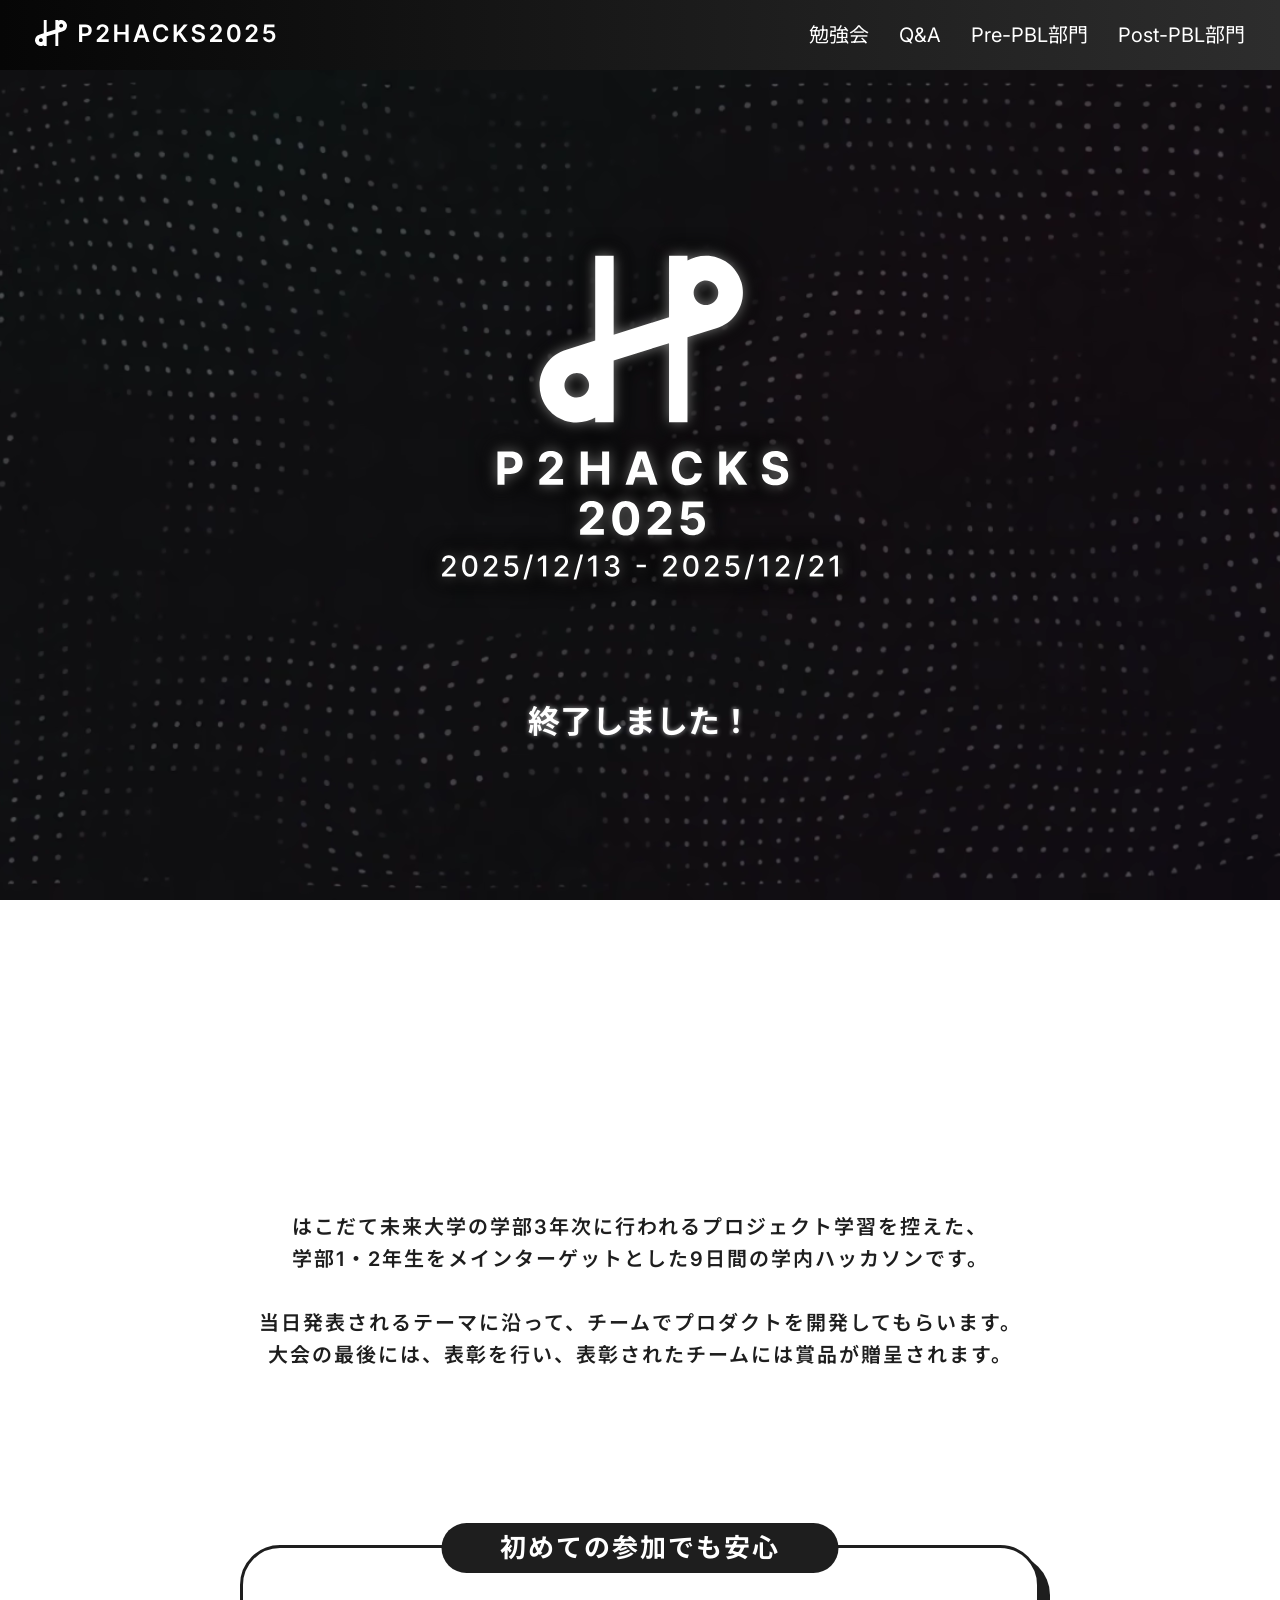
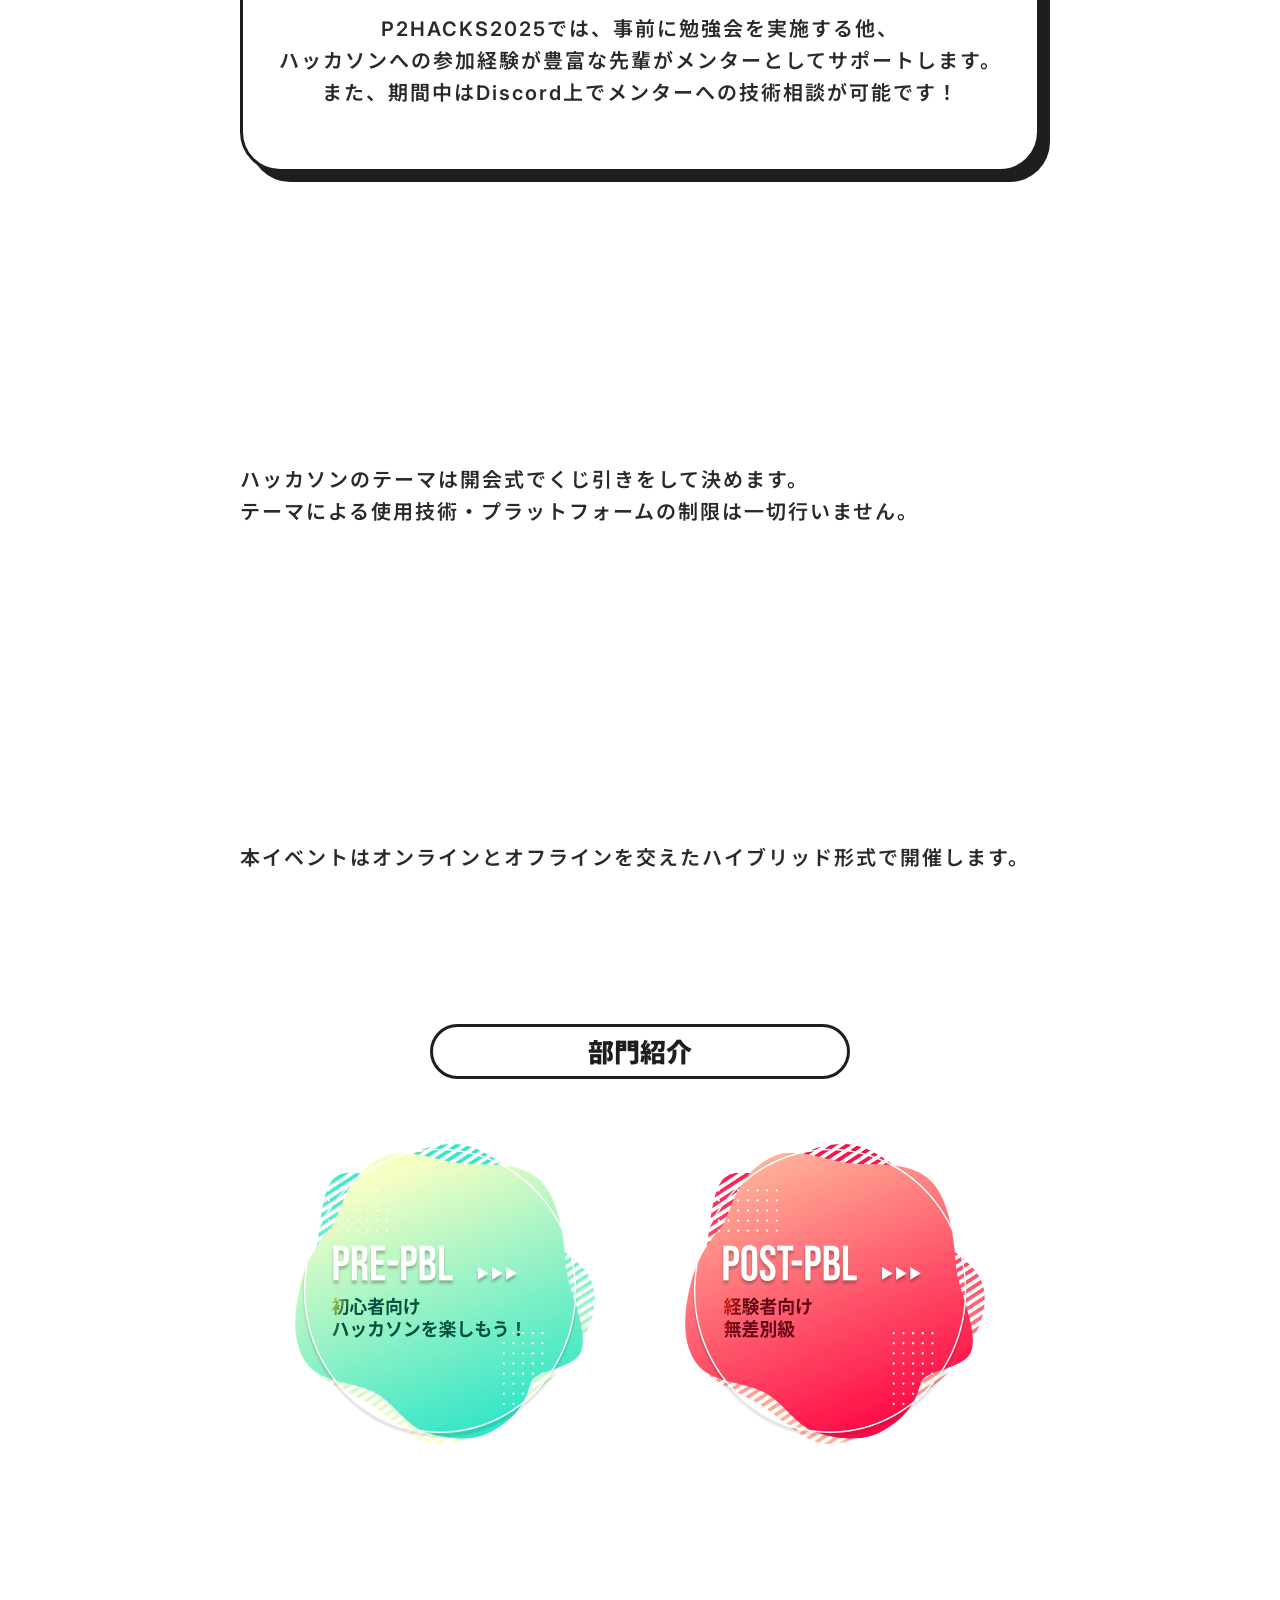
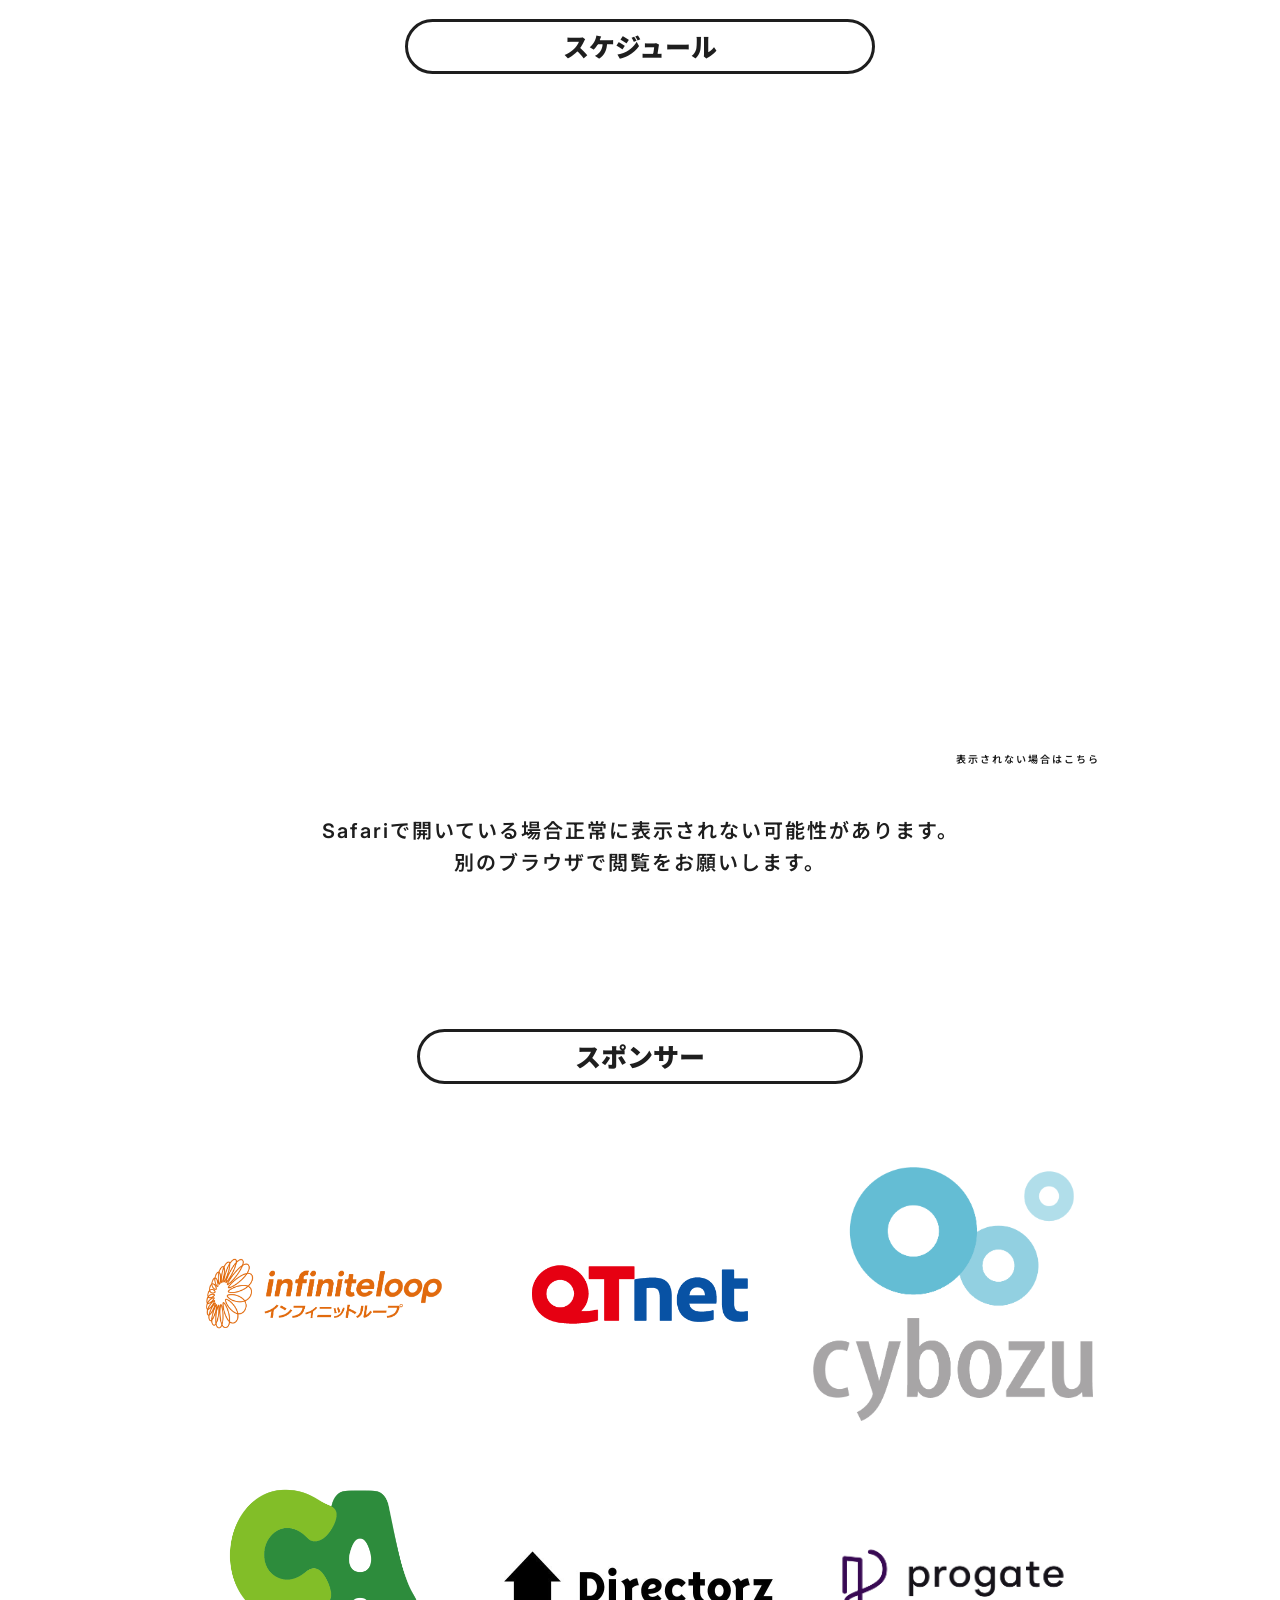
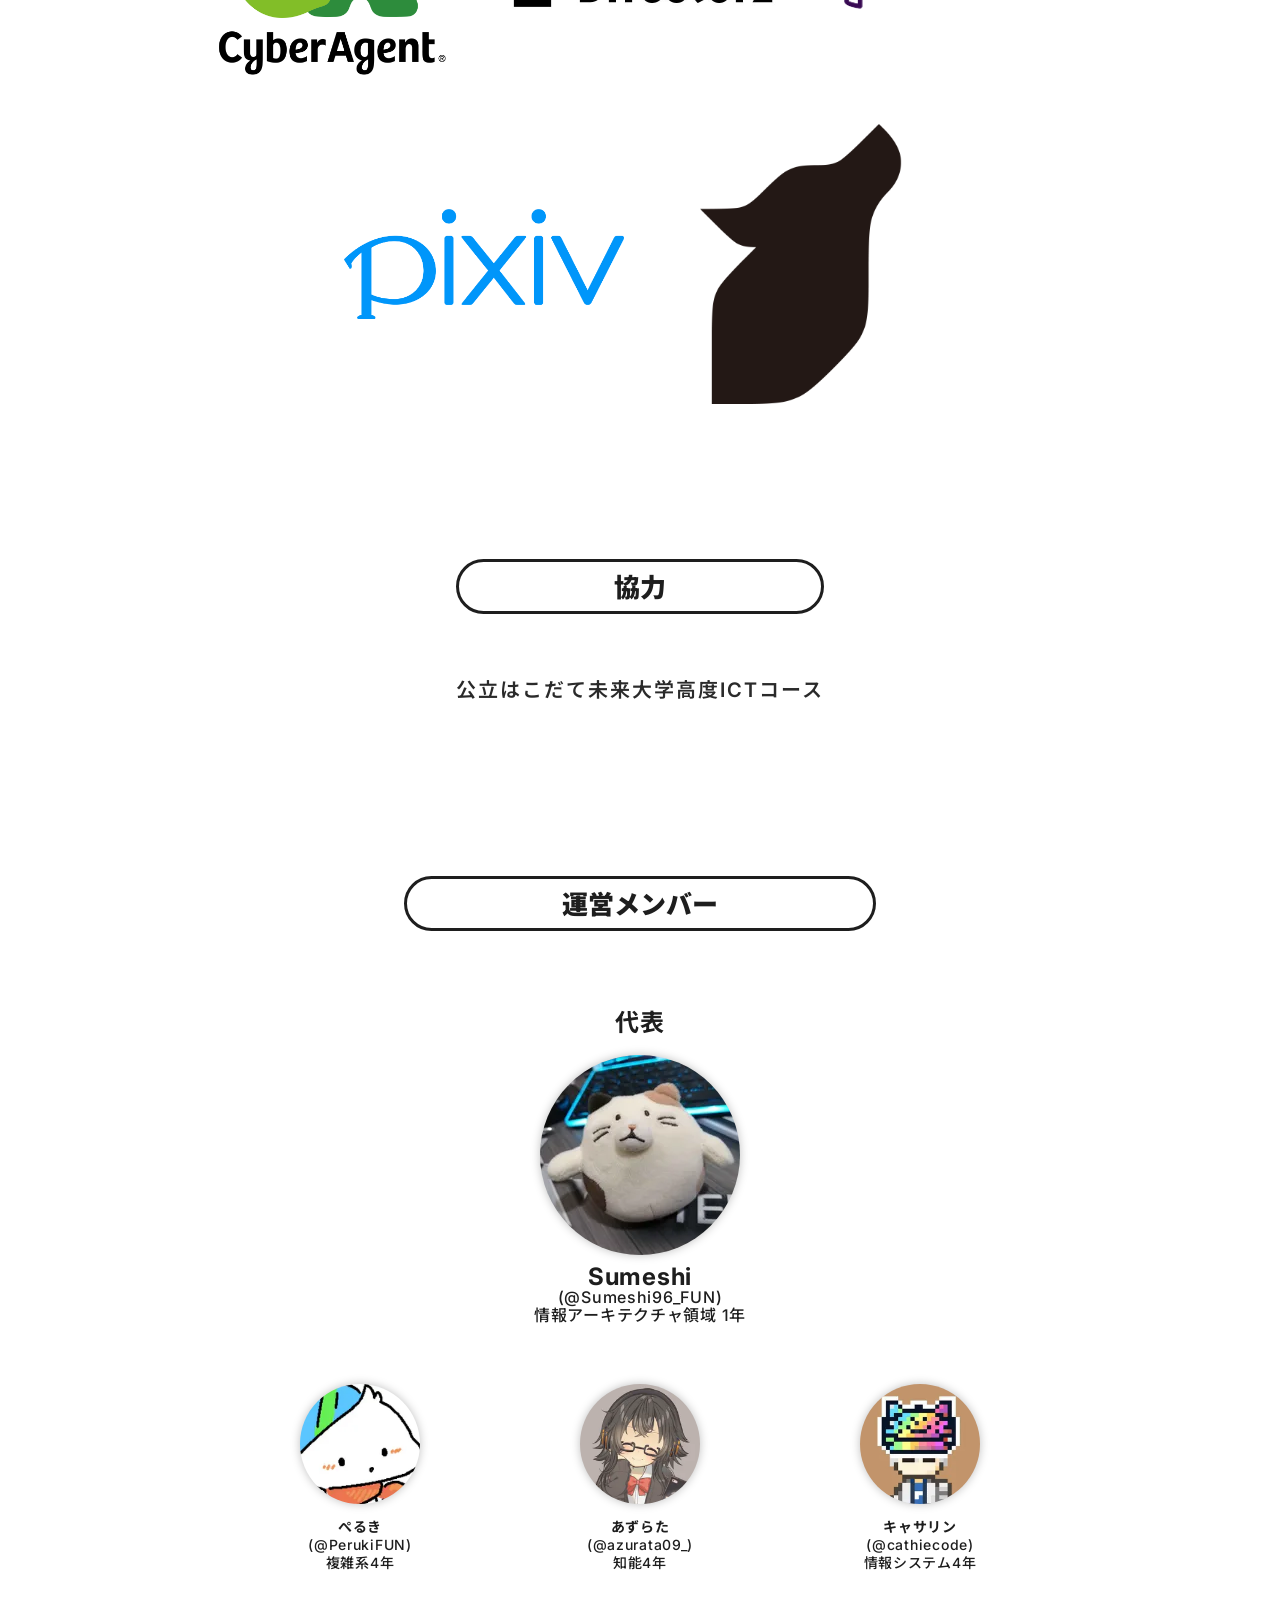
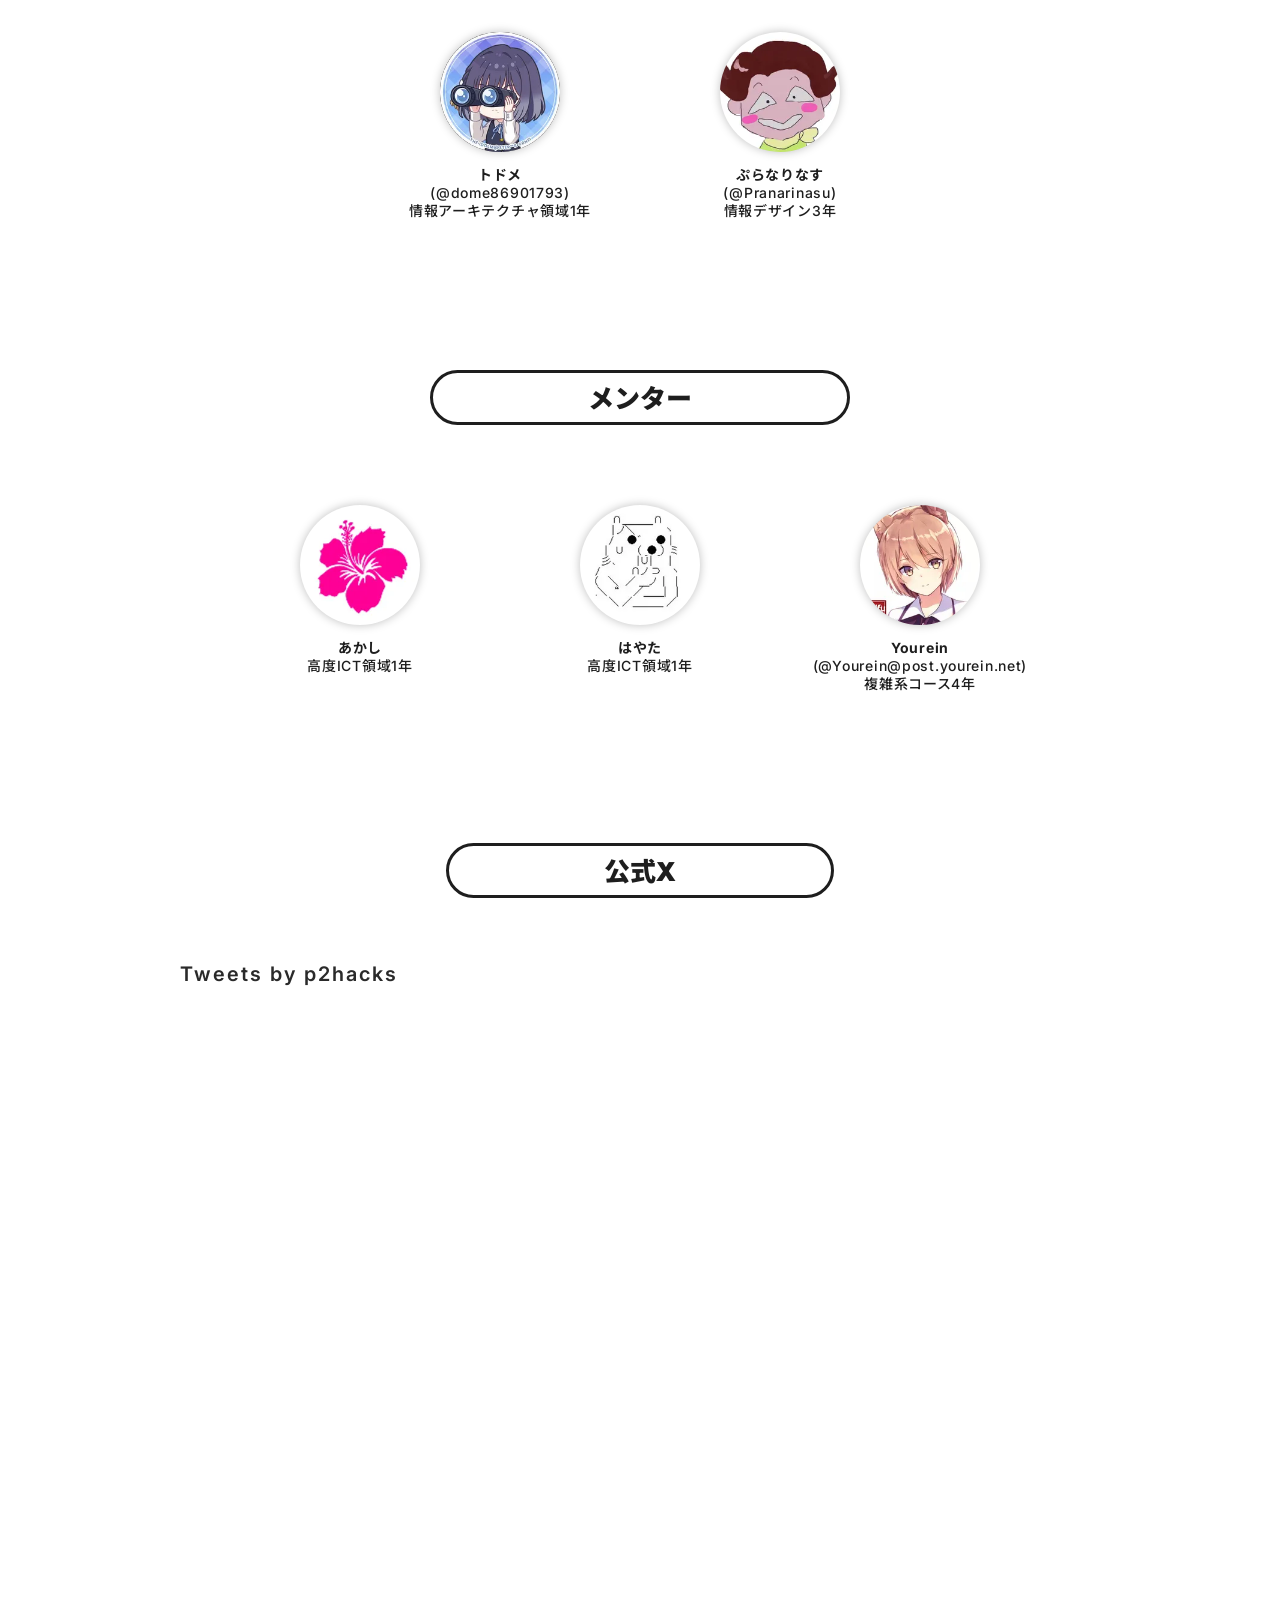
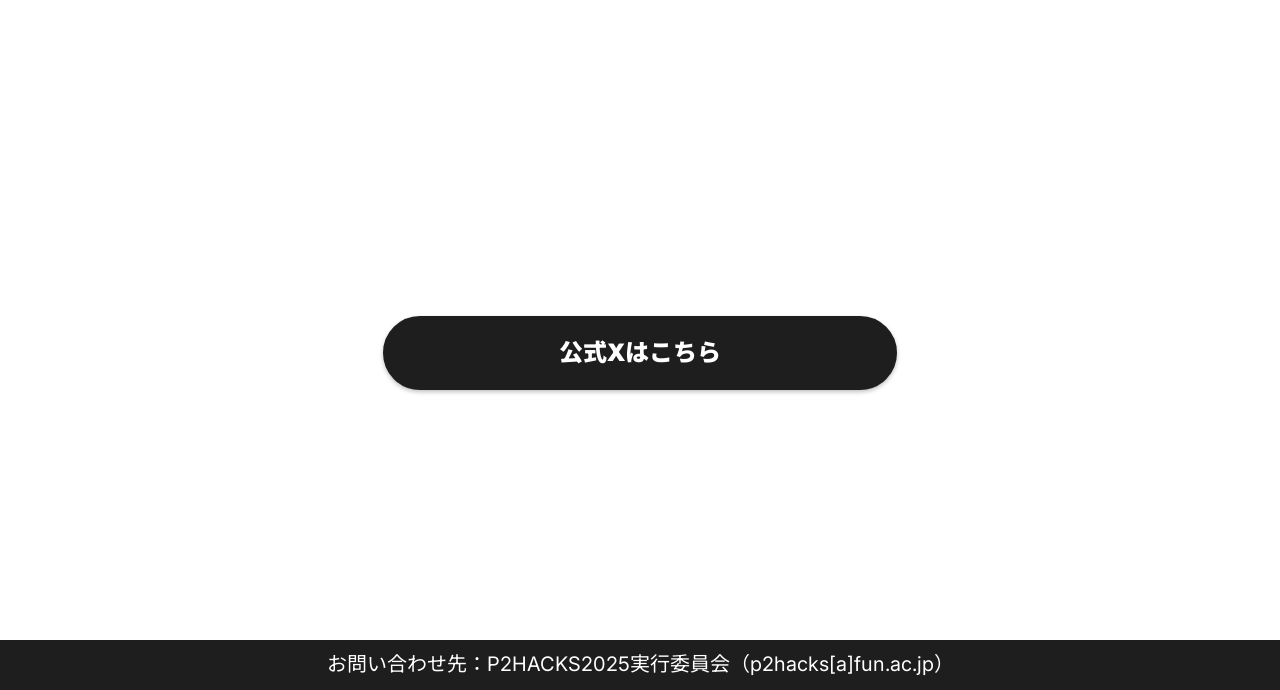
<file: index.html>
<!DOCTYPE html><html lang="ja"> <head><meta charset="UTF-8"><meta name="viewport" content="width=device-width, initial-scale=1.0"><title>P2HACKS2025</title><link rel="preconnect" href="https://fonts.googleapis.com"><link rel="preconnect" href="https://fonts.gstatic.com" crossorigin><link href="https://fonts.googleapis.com/css2?family=Inter:ital,opsz,wght@0,14..32,100..900;1,14..32,100..900&family=Noto+Sans+JP:wght@100..900&family=Noto+Sans:ital,wght@0,100..900;1,100..900&display=swap" rel="stylesheet"><link rel="icon" href="/favicon.ico"><meta property="og:title" content="P2HACKS"><meta property="og:site_name" content="P2HACKS"><meta property="og:url" content="https://p2hacks2025.github.io/"><meta property="og:image" content="https://p2hacks2025.github.io/ogp2025.png"><meta property="og:type" content="website"><meta property="og:title" content="P2HACKS"><meta property="og:site_name" content="P2HACKS"><meta property="og:url" content="https://p2hacks2025.github.io/"><meta property="og:image" content="https://p2hacks2025.github.io/ogp2025.png"><meta property="og:type" content="website"><meta name="twitter:card" content="summary_large_image"><!-- <ViewTransitions /> --><link rel="stylesheet" href="/astroassets/index.sSJugwMv.css">
<link rel="stylesheet" href="/astroassets/index.DZ_i_Jl5.css">
<style>.TrimLineFader[data-astro-cid-slod673q]{display:inline-block;position:relative}.TrimLineFader[data-astro-cid-slod673q].block{display:block}.inner[data-astro-cid-slod673q]{display:inline-block;visibility:hidden;transition:visibility step-end .25s;@media (prefers-reduced-motion: reduce){visibility:visible}}.TrimLineFader[data-astro-cid-slod673q].block .inner[data-astro-cid-slod673q]{display:block}.TrimLineFader[data-astro-cid-slod673q]:before{position:absolute;background-color:var(--color-text);inset:0;opacity:0;content:" "}.TrimLineFader[data-astro-cid-slod673q].is-visible .inner[data-astro-cid-slod673q]{visibility:visible}.TrimLineFader[data-astro-cid-slod673q].is-visible:before{animation:FadingCover ease-in-out .5s forwards;@media (prefers-reduced-motion: reduce){animation:none;opacity:0}}@keyframes FadingCover{0%{transform:scaleX(0);transform-origin:0 0;opacity:0}49%{transform:scaleX(1);transform-origin:0 0;opacity:1}50%{transform:scaleX(1);transform-origin:100% 100%;opacity:1}99%{transform:scaleX(0);transform-origin:100% 100%;opacity:0}to{transform:scaleX(0);transform-origin:100% 100%;opacity:0}}
.ArticleDescription[data-astro-cid-cta3o4h5]{text-align:center;font-weight:600;@media screen and (min-width: 590px){line-height:160%;letter-spacing:.1em}}.ArticleSection[data-astro-cid-worou3s5]{font-weight:600}.main[data-astro-cid-sxfw5txc]{font-size:3em;text-align:center;color:var(--color-text);font-weight:700;font-family:Inter}.sub[data-astro-cid-sxfw5txc]{color:var(--color-text);text-align:center;font-size:1em;font-weight:400;line-height:160%;letter-spacing:.5em}.WrappedBox[data-astro-cid-642ucxle]{padding-top:24px}.box[data-astro-cid-642ucxle]{position:relative;border-radius:40px;border:3px solid var(--color-text);background:#fff;box-shadow:10px 10px 0 0 var(--color-text);padding:40px 25px 35px;color:var(--color-text-alt);text-align:center;font-style:normal;font-weight:600;line-height:160%;letter-spacing:.1em;@media screen and (min-width: 1025px){padding:65px 20px 60px}}.title[data-astro-cid-642ucxle]{box-sizing:border-box;position:absolute;top:0;left:50%;transform:translate(-50%,-50%);border-radius:30px;background:var(--color-text);padding:0 25px;height:2.5rem;line-height:2.5rem;vertical-align:middle;word-break:keep-all;color:#fff;text-align:center;font-size:1.3em;font-weight:900;@media screen and (min-width: 1025px){padding:0 40px;min-width:50%}}
.SectionParagraph[data-astro-cid-y54r4ufh]{margin:30px 0 0;color:var(--color-text-alt);font-weight:600;line-height:160%;letter-spacing:.1em;padding:0;@media screen and (min-width: 590px){margin:60px 0 0}}.SectionTitle[data-astro-cid-azbpcp4f]{display:inline-block;color:var(--color-text);font-size:2em;font-style:normal;font-weight:900;line-height:1.3em;width:100%}.inner[data-astro-cid-azbpcp4f]{padding-left:.35em;border-left:var(--color-text) solid .35em}
</style><script type="module" src="/astroassets/hoisted.Dp8xkF1N.js"></script></head> <body> <!-- You found yet another hidden text by web administrator! --> <!-- Sorry for lacking of fancy ascii art. I don't want to waste your bandwidth too much ;) --> <header class="Header" data-astro-cid-3ef6ksr2> <a href="/" data-astro-cid-3ef6ksr2> <img src="/astroassets/logo-full.DDgFiR1X_Z2lFpDw.svg" class="logo" alt="P2HACKS2025" loading="eager" data-astro-cid-3ef6ksr2 width="242" height="36" decoding="async"> </a> <div style="flex: 1 1;" data-astro-cid-3ef6ksr2></div> <button class="sp-menu-button" data-astro-cid-3ef6ksr2> <img src="/astroassets/menu.6G0GigwO_1Tq0Xw.svg" alt="Open menu" loading="eager" role="button" data-astro-cid-3ef6ksr2 width="24" height="24" decoding="async"> </button> <div class="tbpc-menu" data-astro-cid-3ef6ksr2> <a href="/seminner" data-astro-cid-3ef6ksr2>勉強会</a> <a href="/qa" data-astro-cid-3ef6ksr2>Q&A</a> <a href="/pregroup" data-astro-cid-3ef6ksr2>Pre-PBL部門</a> <a href="/postgroup" data-astro-cid-3ef6ksr2>Post-PBL部門</a> </div> <div class="sp-menu" data-sp-menu data-astro-cid-3ef6ksr2> <nav class="sp-menu-nav" data-astro-cid-3ef6ksr2> <ul data-astro-cid-3ef6ksr2> <li data-astro-cid-3ef6ksr2><a href="/seminner" data-astro-cid-3ef6ksr2>勉強会</a></li> <li data-astro-cid-3ef6ksr2><a href="/qa" data-astro-cid-3ef6ksr2>Q&A</a></li> <li data-astro-cid-3ef6ksr2><a href="/pregroup" data-astro-cid-3ef6ksr2>Pre-PBL部門</a></li> <li data-astro-cid-3ef6ksr2><a href="/postgroup" data-astro-cid-3ef6ksr2>Post-PBL部門</a></li> </ul> </nav> </div> </header>   <div style="min-height: 100vh">              <style>
  #TopLevelLoaderPlaceHolder {
    display: none;
  }

  .TopLevelLoader-activated {
    display: block !important;
    position: fixed;
    top: 0;
    left: 0;
    right: 0;
    bottom: 0;
    z-index: 999;
    opacity: 1;
    background-color: #fff;
    touch-action: none;
    pointer-events: none;
    transition: opacity 0.3s;
  }

  #TopLevelLoaderPlaceHolder .TopLevelLoader__icon {
    visibility: hidden;
  }

  .TopLevelLoader-loading .TopLevelLoader__icon {
    /* TODO: Show logo */
    visibility: visible !important;
  }

  .TopLevelLoader-loaded {
    background-color: #fff;
    touch-action: none;
    pointer-events: none;
    opacity: 0;
  }

  .TopLevelLoader__icon {
    position: absolute;
    top: 50%;
    left: 50%;
    transform: translate(-50%, -50%);
    width: 100px;
    height: 100px;
  }
</style><div id="TopLevelLoaderPlaceHolder" aria-hidden="true"> <img class="TopLevelLoader__icon" src="/loader.gif" fetchpriority="high"> </div> <script>
  (async () => {
    const loaderDiv = document.getElementById("TopLevelLoaderPlaceHolder");
    const wait = (ms) => new Promise((resolve) => setTimeout(resolve, ms));

    let loaded = false;

    window.addEventListener("load", () => {
      loaded = true;
    });

    const waitLoad = () =>
      new Promise((resolve) => window.addEventListener("load", resolve));

    loaderDiv.classList.add("TopLevelLoader-activated");

    await wait(500);

    if (!loaded) {
      loaderDiv.classList.add("TopLevelLoader-loading");

      await Promise.race([wait(5000), waitLoad()]);
    }

    loaderDiv.classList.add("TopLevelLoader-loaded");

    await wait(3000);

    loaderDiv.remove();
  })();
</script> <div class="Hero" data-astro-cid-bbe6dxrz>  <video class="HeroBackground" autoplay playsinline loop muted preload="auto" poster="/hero-background-fallback.jpg" data-astro-cid-j7pv25f6> <!-- I'm very happy with the video quality of AV1. It weights only 473KB without any visual mess. That's fascinating! --> <source src="/hero-background-av1.webm" type="video/webm; codecs=&quot;av01.0.05M.08&quot;" data-astro-cid-j7pv25f6> <source src="/hero-background-vp9.webm" type="video/webm; codecs=&quot;vp09.00.31.08&quot;" data-astro-cid-j7pv25f6> <source src="/hero-background-h264.webm" type="video/mp4" data-astro-cid-j7pv25f6> </video> <div class="HeroBox" data-astro-cid-j7pv25f6> <h1 data-astro-cid-j7pv25f6> <img src="/astroassets/logo-hero.ChKYZu2S_Z1v4swz.svg" style="display: block;" loading="eager" alt="P2HACKS2025 2025/12/13 - 2025/12/21" data-astro-cid-j7pv25f6 width="588" height="477" decoding="async"> </h1> <div class="HeroStatus" data-astro-cid-j7pv25f6>終了しました！</div> </div>  </div>  <div class="Article" data-astro-cid-q7kxohas>  <div class="Container" data-astro-cid-d6puh33w> <div class="inner" data-astro-cid-d6puh33w>  <section data-astro-cid-j7pv25f6> <h2 data-astro-cid-j7pv25f6> <div class="ArticleTitle" data-astro-cid-sxfw5txc> <div class="main" data-astro-cid-sxfw5txc> <div class="TrimLineFader" data-fader data-astro-cid-slod673q> <div class="inner" data-astro-cid-slod673q>  
What is P2HACKS?
  </div> </div>   </div> <div class="sub" data-astro-cid-sxfw5txc> <div class="TrimLineFader" data-fader data-astro-cid-slod673q> <div class="inner" data-astro-cid-slod673q> P2HACKSってなに？ </div> </div>   </div> </div>  </h2> <div style="height: 3em;"></div> <p data-astro-cid-j7pv25f6> <div class="ArticleDescription" data-astro-cid-cta3o4h5> 
はこだて未来大学の学部3年次に行われるプロジェクト学習を控えた、<br class="PcBr" data-astro-cid-5ppyrame> 
学部1・2年生をメインターゲットとした9日間の学内ハッカソンです。
<br data-astro-cid-j7pv25f6><br data-astro-cid-j7pv25f6>
当日発表されるテーマに沿って、チームでプロダクトを開発してもらいます。<br class="PcBr" data-astro-cid-5ppyrame> 
大会の最後には、表彰を行い、表彰されたチームには賞品が贈呈されます。
 </div>  </p> </section> <div style="height: 7.5em;"></div> <section data-astro-cid-j7pv25f6> <div class="ArticleSection" data-astro-cid-worou3s5>  <div class="WrappedBox" data-astro-cid-642ucxle> <div class="box" data-astro-cid-642ucxle> <div class="title" data-astro-cid-642ucxle> <h2 data-astro-cid-j7pv25f6>初めての参加でも安心</h2> </div>   <p class="yoshina-text-align-center" data-astro-cid-j7pv25f6>
P2HACKS2025では、事前に勉強会を実施する他、<br class="PcBr" data-astro-cid-5ppyrame> 
ハッカソンへの参加経験が豊富な先輩がメンターとしてサポートします。<br class="PcBr" data-astro-cid-5ppyrame> 
また、期間中はDiscord上でメンターへの技術相談が可能です！
</p>  </div> </div>   </div>  </section> <div style="height: 9em;"></div> <section data-astro-cid-j7pv25f6> <div class="ArticleSection" data-astro-cid-worou3s5>  <h2 data-astro-cid-j7pv25f6> <div class="TrimLineFader" data-fader data-astro-cid-slod673q> <div class="inner" data-astro-cid-slod673q>  <div class="SectionTitle" data-astro-cid-azbpcp4f> <div class="inner" data-astro-cid-azbpcp4f> テーマは当日発表 </div> </div>  </div> </div>    </h2> <p data-astro-cid-j7pv25f6> <div class="SectionParagraph" data-astro-cid-y54r4ufh> 
ハッカソンのテーマは開会式でくじ引きをして決めます。<br data-astro-cid-j7pv25f6>
テーマによる使用技術・プラットフォームの制限は一切行いません。
 </div>  </p>  </div>  </section> <div style="height: 7.5em;"></div> <section data-astro-cid-j7pv25f6> <div class="ArticleSection" data-astro-cid-worou3s5>  <h2 data-astro-cid-j7pv25f6> <div class="TrimLineFader" data-fader data-astro-cid-slod673q> <div class="inner" data-astro-cid-slod673q>  <div class="SectionTitle" data-astro-cid-azbpcp4f> <div class="inner" data-astro-cid-azbpcp4f> 
はこだて未来大学にて<br data-astro-cid-j7pv25f6>ハイブリッド開催
 </div> </div>  </div> </div>    </h2> <p data-astro-cid-j7pv25f6> <div class="SectionParagraph" data-astro-cid-y54r4ufh> 
本イベントはオンラインとオフラインを交えたハイブリッド形式で開催します。
 </div>  </p>  </div>  </section>  </div> </div>  <div style="height: 7.5em;"></div> <div class="Container" data-astro-cid-d6puh33w> <div class="inner is-large" data-astro-cid-d6puh33w>  <section data-astro-cid-j7pv25f6> <div class="ArticleSection" data-astro-cid-worou3s5>  <h2 data-astro-cid-j7pv25f6> <div class="WrappedHeadding" data-astro-cid-npi7spkl> <div class="inner" data-astro-cid-npi7spkl> 部門紹介 </div> </div>  </h2> <div style="height: 65px" data-astro-cid-j7pv25f6></div> <div class="section-gallery" data-astro-cid-j7pv25f6> <a href="/pregroup" data-astro-cid-j7pv25f6> <img src="/astroassets/logo_pre-pbl.DhNnZTHh_Z1EYGJ7.webp" style="width: 300px; height: 300px;" alt="PRE-PBL 初心者向けハッカソンを楽しもう" data-astro-cid-j7pv25f6 width="600" height="600" loading="lazy" decoding="async"> </a> <a href="/postgroup" data-astro-cid-j7pv25f6> <img src="/astroassets/logo_post-pbl.C9ytakXK_1Mc0iV.webp" style="width: 300px; height: 300px;" alt="PRE-PBL 初心者向けハッカソンを楽しもう" data-astro-cid-j7pv25f6 width="600" height="600" loading="lazy" decoding="async"> </a> </div>  </div>  </section> <div style="height: 8.5em;"></div> <section data-astro-cid-j7pv25f6> <div class="ArticleSection" data-astro-cid-worou3s5>  <h2 data-astro-cid-j7pv25f6> <div class="WrappedHeadding" data-astro-cid-npi7spkl> <div class="inner" data-astro-cid-npi7spkl> スケジュール </div> </div>  </h2> <div class="SectionParagraph" data-astro-cid-y54r4ufh>  <iframe class="schedule-frame" src="https://calendar.google.com/calendar/embed?height=600&wkst=1&ctz=Asia%2FTokyo&bgcolor=%23ffffff&mode=AGENDA&showDate=0&showPrint=0&showTitle=0&src=YTYzZmU3YjhiN2I3MjQ0MWYzMTQ5NTQ1MGQ2OWI2ZWVkNzRhY2YzYjE0YTVhYjE1OWE3ZmQ3Nzk5NDRiY2ZhY0Bncm91cC5jYWxlbmRhci5nb29nbGUuY29t&color=%237986CB" style="border-width:0" width="292" height="600" frameborder="0" scrolling="no" data-astro-cid-j7pv25f6></iframe> <div style="text-align: right; font-size: 0.5em;" data-astro-cid-j7pv25f6> <a style="color: var(--color-text); text-decoration: none;" href="https://calendar.google.com/calendar/embed?wkst=1&ctz=Asia%2FTokyo&bgcolor=%23ffffff&showPrint=0&showTabs=0&showTz=0&showCalendars=0&mode=AGENDA&showDate=0&src=YTYzZmU3YjhiN2I3MjQ0MWYzMTQ5NTQ1MGQ2OWI2ZWVkNzRhY2YzYjE0YTVhYjE1OWE3ZmQ3Nzk5NDRiY2ZhY0Bncm91cC5jYWxlbmRhci5nb29nbGUuY29t&color=%237986CB" data-astro-cid-j7pv25f6>表示されない場合はこちら</a> </div>  </div>  <div style="height: 2em;"></div> <div class="ArticleDescription" data-astro-cid-cta3o4h5> 
Safariで開いている場合正常に表示されない可能性があります。<br class="PcBr" data-astro-cid-5ppyrame> 
別のブラウザで閲覧をお願いします。
 </div>   </div>  </section> <div style="height: 7.5em;"></div> <section data-astro-cid-j7pv25f6> <div class="ArticleSection" data-astro-cid-worou3s5>  <h2 data-astro-cid-j7pv25f6> <div class="WrappedHeadding" data-astro-cid-npi7spkl> <div class="inner" data-astro-cid-npi7spkl> スポンサー </div> </div>  </h2> <div style="height: 3.5em;"></div> <div class="Gallery" data-astro-cid-ihllb3az>  <a href="https://www.infiniteloop.co.jp/" data-astro-cid-j7pv25f6> <img class="sponsor" src="/sponsor/infiniteloop.png" alt="株式会社インフィニットループ" data-astro-cid-j7pv25f6> </a> <a href="https://www.qtnet.co.jp/" data-astro-cid-j7pv25f6> <img class="sponsor sponsor-narrow" src="/sponsor/qtnet.png" alt="株式会社QTnet" data-astro-cid-j7pv25f6> </a> <a href="https://cybozu.co.jp/" data-astro-cid-j7pv25f6> <img class="sponsor" src="/sponsor/cybozu.png" alt="サイボウズ株式会社" data-astro-cid-j7pv25f6> </a>  </div>  <div class="Gallery" data-astro-cid-ihllb3az>  <a href="https://www.cyberagent.co.jp/" data-astro-cid-j7pv25f6> <img class="sponsor" src="/sponsor/cyberagent.png" alt="株式会社サイバーエージェント" data-astro-cid-j7pv25f6> </a> <a href="https://directorz.co.jp/" data-astro-cid-j7pv25f6> <img class="sponsor sponsor-narrow" src="/sponsor/directorz.png" alt="株式会社ディレクターズ" data-astro-cid-j7pv25f6> </a> <a href="https://prog-8.com/" data-astro-cid-j7pv25f6> <img class="sponsor" src="/sponsor/progate.png" alt="株式会社Progate" data-astro-cid-j7pv25f6> </a>  </div>  <div class="Gallery" data-astro-cid-ihllb3az>  <a href="https://www.pixiv.co.jp/" data-astro-cid-j7pv25f6> <img class="sponsor sponsor-narrow" src="/sponsor/pixiv.png" alt="ピクシブ株式会社" data-astro-cid-j7pv25f6> </a> <a href="https://www.fenrir-inc.com/jp/" data-astro-cid-j7pv25f6> <img class="sponsor" src="/sponsor/fenrir.png" alt="フェンリル株式会社" data-astro-cid-j7pv25f6> </a>  </div>   </div>  </section> <div style="height: 7.5em;"></div> <section data-astro-cid-j7pv25f6> <div class="ArticleSection" data-astro-cid-worou3s5>  <h2 data-astro-cid-j7pv25f6> <div class="WrappedHeadding" data-astro-cid-npi7spkl> <div class="inner" data-astro-cid-npi7spkl> 協力 </div> </div>  </h2> <div class="SectionParagraph" data-astro-cid-y54r4ufh>  <ul style="text-align: center" data-astro-cid-j7pv25f6> <li data-astro-cid-j7pv25f6>公立はこだて未来大学高度ICTコース</li> </ul>  </div>   </div>  </section> <div style="height: 7.5em;"></div> <section data-astro-cid-j7pv25f6> <div class="ArticleSection" data-astro-cid-worou3s5>  <div class="WrappedHeadding" data-astro-cid-npi7spkl> <div class="inner" data-astro-cid-npi7spkl> 運営メンバー </div> </div>  <div class="MemberGallery" data-astro-cid-cjfoe7jl> <div class="inner" data-astro-cid-cjfoe7jl>  <div class="MemberGalleryItem is-large" data-astro-cid-3u6icvsj>  <a class="Member is-large" href="https://x.com/Sumeshi96_FUN" data-astro-cid-exjcnk3b> <div class="role" data-astro-cid-exjcnk3b>代表</div> <img src="/astroassets/icon_Sumeshi96.C9cC2LOT_Z1AG2UQ.webp" class="image" alt="" data-astro-cid-exjcnk3b width="200" height="200" loading="lazy" decoding="async"> <div data-astro-cid-exjcnk3b> <span class="name" data-astro-cid-exjcnk3b>Sumeshi</span><br data-astro-cid-exjcnk3b>   <span class="social" data-astro-cid-exjcnk3b> (@Sumeshi96_FUN) </span> <br data-astro-cid-exjcnk3b>   <span class="jobtitle" data-astro-cid-exjcnk3b>情報アーキテクチャ領域 1年</span> </div> </a>   </div>  <div class="MemberGalleryItem" data-astro-cid-3u6icvsj>  <a class="Member" href="https://x.com/PerukiFUN" data-astro-cid-exjcnk3b>  <img src="/astroassets/icon_peruki.BDLxAbSK_Z10ge9p.webp" class="image" alt="" data-astro-cid-exjcnk3b width="200" height="200" loading="lazy" decoding="async"> <div data-astro-cid-exjcnk3b> <span class="name" data-astro-cid-exjcnk3b>ぺるき</span><br data-astro-cid-exjcnk3b>   <span class="social" data-astro-cid-exjcnk3b> (@PerukiFUN) </span> <br data-astro-cid-exjcnk3b>   <span class="jobtitle" data-astro-cid-exjcnk3b>複雑系4年</span> </div> </a>   </div>  <div class="MemberGalleryItem" data-astro-cid-3u6icvsj>  <a class="Member" href="https://x.com/azurata09_" data-astro-cid-exjcnk3b>  <img src="/astroassets/icon_azurata09_.B7GlOI9N_Z16Clt4.webp" class="image" alt="" data-astro-cid-exjcnk3b width="200" height="200" loading="lazy" decoding="async"> <div data-astro-cid-exjcnk3b> <span class="name" data-astro-cid-exjcnk3b>あずらた</span><br data-astro-cid-exjcnk3b>   <span class="social" data-astro-cid-exjcnk3b> (@azurata09_) </span> <br data-astro-cid-exjcnk3b>   <span class="jobtitle" data-astro-cid-exjcnk3b>知能4年</span> </div> </a>   </div>  <div class="MemberGalleryItem" data-astro-cid-3u6icvsj>  <a class="Member" href="https://x.com/cathiecode" data-astro-cid-exjcnk3b>  <img src="/astroassets/icon_cathiecode.as7i06bb_v8XJq.webp" class="image" alt="" data-astro-cid-exjcnk3b width="200" height="200" loading="lazy" decoding="async"> <div data-astro-cid-exjcnk3b> <span class="name" data-astro-cid-exjcnk3b>キャサリン</span><br data-astro-cid-exjcnk3b>   <span class="social" data-astro-cid-exjcnk3b> (@cathiecode) </span> <br data-astro-cid-exjcnk3b>   <span class="jobtitle" data-astro-cid-exjcnk3b>情報システム4年</span> </div> </a>   </div>  <div class="MemberGalleryItem" data-astro-cid-3u6icvsj>  <a class="Member" href="https://x.com/dome86901793" data-astro-cid-exjcnk3b>  <img src="/astroassets/icon_dome86901793.CR0xDV_h_1qB46q.webp" class="image" alt="" data-astro-cid-exjcnk3b width="200" height="200" loading="lazy" decoding="async"> <div data-astro-cid-exjcnk3b> <span class="name" data-astro-cid-exjcnk3b>トドメ</span><br data-astro-cid-exjcnk3b>   <span class="social" data-astro-cid-exjcnk3b> (@dome86901793) </span> <br data-astro-cid-exjcnk3b>   <span class="jobtitle" data-astro-cid-exjcnk3b>情報アーキテクチャ領域1年</span> </div> </a>   </div>  <div class="MemberGalleryItem" data-astro-cid-3u6icvsj>  <a class="Member" href="https://x.com/Pranarinasu" data-astro-cid-exjcnk3b>  <img src="/astroassets/icon_pranarinasu.Cv8WpR_O_Z1Ik7Jz.webp" class="image" alt="" data-astro-cid-exjcnk3b width="200" height="200" loading="lazy" decoding="async"> <div data-astro-cid-exjcnk3b> <span class="name" data-astro-cid-exjcnk3b>ぷらなりなす</span><br data-astro-cid-exjcnk3b>   <span class="social" data-astro-cid-exjcnk3b> (@Pranarinasu) </span> <br data-astro-cid-exjcnk3b>   <span class="jobtitle" data-astro-cid-exjcnk3b>情報デザイン3年</span> </div> </a>   </div>   </div> </div>   </div>  </section> <div style="height: 7.5em;"></div> <section data-astro-cid-j7pv25f6> <div class="ArticleSection" data-astro-cid-worou3s5>  <div class="WrappedHeadding" data-astro-cid-npi7spkl> <div class="inner" data-astro-cid-npi7spkl> メンター </div> </div>  <div class="MemberGallery" data-astro-cid-cjfoe7jl> <div class="inner" data-astro-cid-cjfoe7jl>  <div class="MemberGalleryItem" data-astro-cid-3u6icvsj>  <a class="Member" data-astro-cid-exjcnk3b>  <img src="/astroassets/icon_akashi.C-54sfWJ_ZQDyJe.webp" class="image" alt="" data-astro-cid-exjcnk3b width="200" height="200" loading="lazy" decoding="async"> <div data-astro-cid-exjcnk3b> <span class="name" data-astro-cid-exjcnk3b>あかし</span><br data-astro-cid-exjcnk3b>  <span class="jobtitle" data-astro-cid-exjcnk3b>高度ICT領域1年</span> </div> </a>   </div>  <div class="MemberGalleryItem" data-astro-cid-3u6icvsj>  <a class="Member" data-astro-cid-exjcnk3b>  <img src="/astroassets/icon_hayata.TuQsPqdr_Z1VlqfU.webp" class="image" alt="" data-astro-cid-exjcnk3b width="200" height="200" loading="lazy" decoding="async"> <div data-astro-cid-exjcnk3b> <span class="name" data-astro-cid-exjcnk3b>はやた</span><br data-astro-cid-exjcnk3b>  <span class="jobtitle" data-astro-cid-exjcnk3b>高度ICT領域1年</span> </div> </a>   </div>  <div class="MemberGalleryItem" data-astro-cid-3u6icvsj>  <a class="Member" href="https://post.yourein.net/@Yourein" data-astro-cid-exjcnk3b>  <img src="/astroassets/icon_yourein.BgwUblR2_Z1vuuU4.webp" class="image" alt="" data-astro-cid-exjcnk3b width="200" height="200" loading="lazy" decoding="async"> <div data-astro-cid-exjcnk3b> <span class="name" data-astro-cid-exjcnk3b>Yourein</span><br data-astro-cid-exjcnk3b>   <span class="social long-handle" data-astro-cid-exjcnk3b> (@Yourein@post.yourein.net) </span> <br data-astro-cid-exjcnk3b>   <span class="jobtitle" data-astro-cid-exjcnk3b>複雑系コース4年</span> </div> </a>   </div>   </div> </div>   </div>  </section> <div style="height: 7.5em;"></div> <section data-astro-cid-j7pv25f6> <div class="ArticleSection" data-astro-cid-worou3s5>  <h2 data-astro-cid-j7pv25f6> <div class="WrappedHeadding" data-astro-cid-npi7spkl> <div class="inner" data-astro-cid-npi7spkl> 公式X </div> </div>  </h2> <div class="SectionParagraph" data-astro-cid-y54r4ufh>  <div class="Twitter" data-astro-cid-j7pv25f6> <a class="twitter-timeline" data-lang="ja" data-width="292" data-height="888" href="https://twitter.com/p2hacks?ref_src=twsrc%5Etfw" data-astro-cid-j7pv25f6>
Tweets by p2hacks
</a> <script async defer src="https://platform.twitter.com/widgets.js" charset="utf-8"></script> </div> <div style="height: 3.5em;"></div> <div style="text-align: center;" data-astro-cid-j7pv25f6> <a href="https://x.com/p2hacks" target="_blank" rel="noopener" data-astro-cid-j7pv25f6> <button class="ButtonB" data-astro-cid-sdbsc254> 公式Xはこちら </button>  </a> </div>  </div>   </div>  </section>  </div> </div>   </div>   </div> <div class="Footer" data-astro-cid-sz7xmlte>
お問い合わせ先：P2HACKS2025実行委員会（p2hacks[a]fun.ac.jp）
</div>  </body></html>
</file>
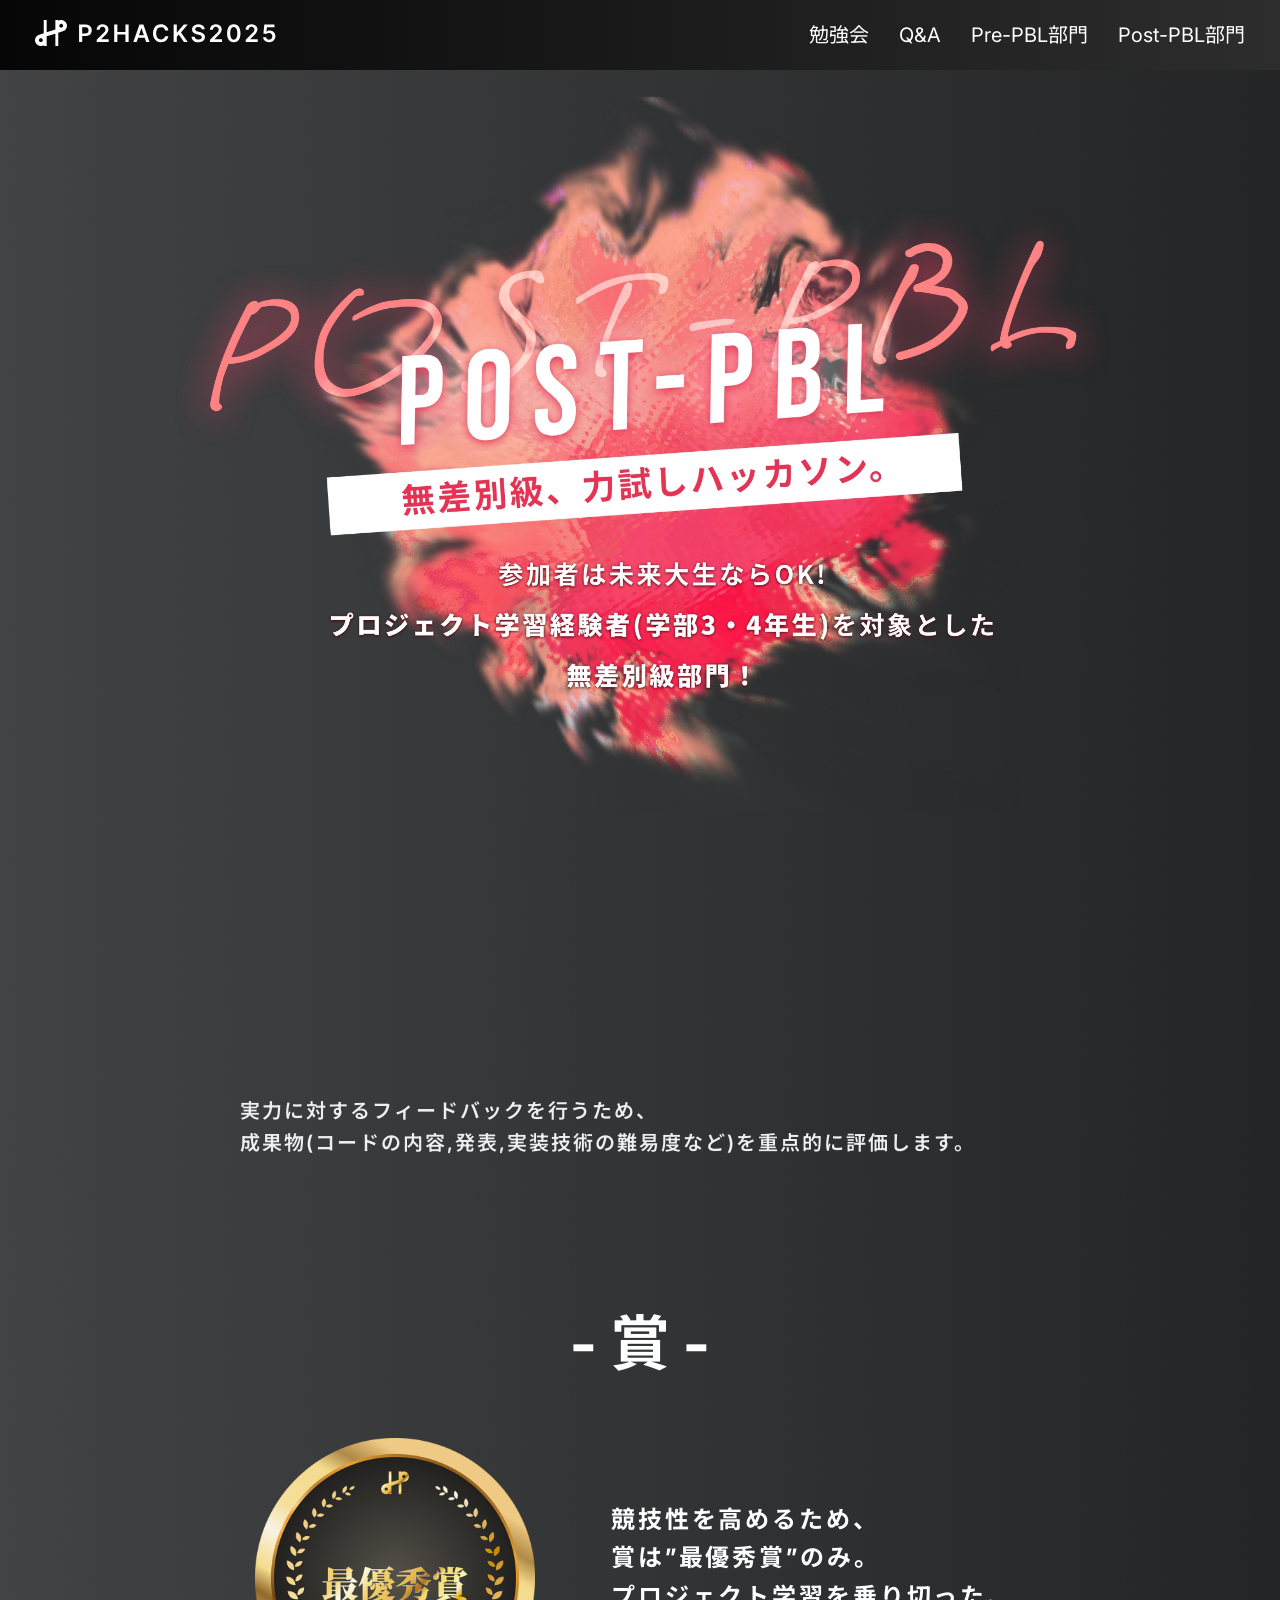
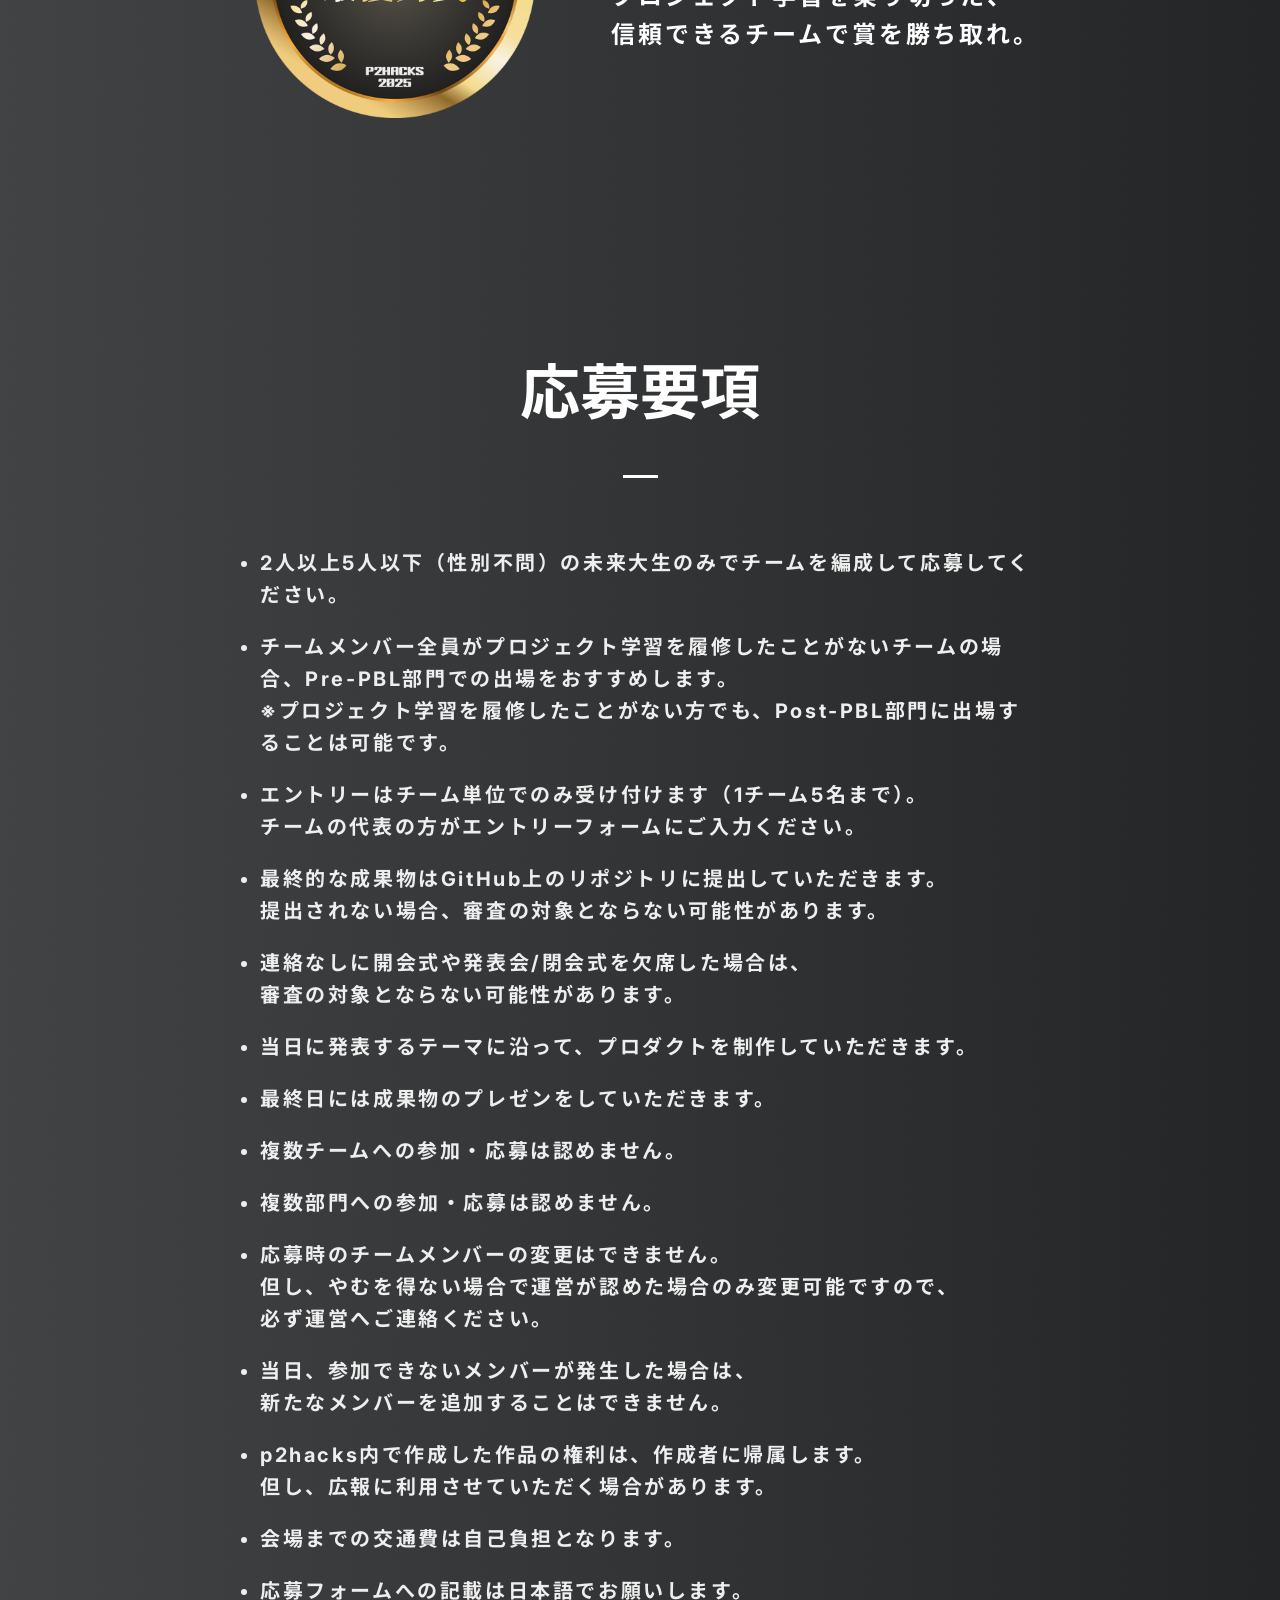
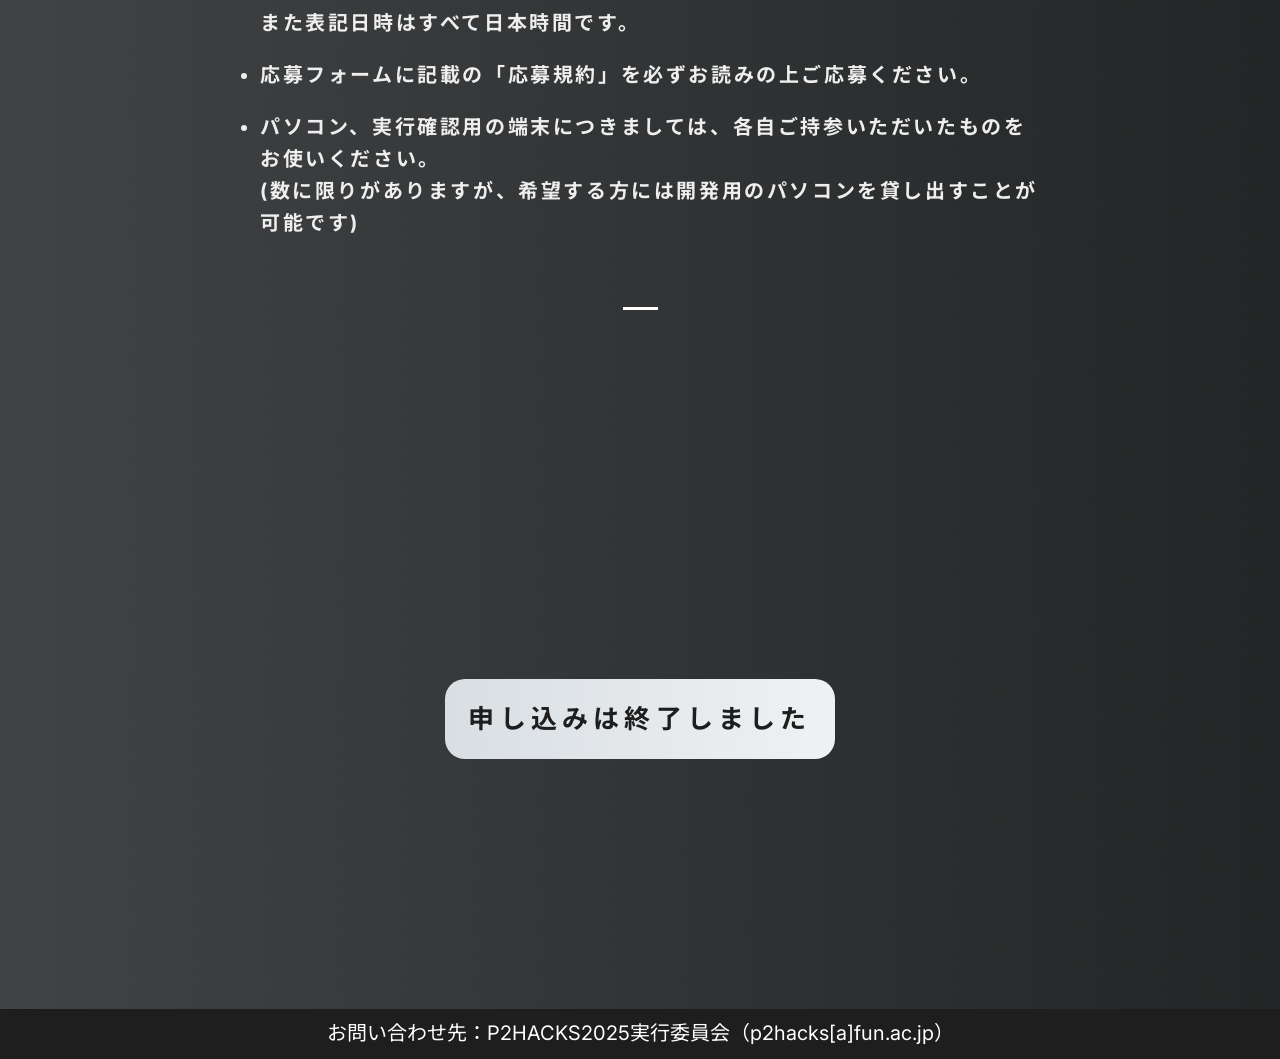
<file: postgroup/index.html>
<!DOCTYPE html><html lang="ja"> <head><meta charset="UTF-8"><meta name="viewport" content="width=device-width, initial-scale=1.0"><title>POST-PBL - P2HACKS2025</title><link rel="preconnect" href="https://fonts.googleapis.com"><link rel="preconnect" href="https://fonts.gstatic.com" crossorigin><link href="https://fonts.googleapis.com/css2?family=Inter:ital,opsz,wght@0,14..32,100..900;1,14..32,100..900&family=Noto+Sans+JP:wght@100..900&family=Noto+Sans:ital,wght@0,100..900;1,100..900&display=swap" rel="stylesheet"><link rel="icon" href="/favicon.ico"><!-- <ViewTransitions /> --><link rel="stylesheet" href="/astroassets/index.sSJugwMv.css">
<style>.ButtonA[data-astro-cid-ih765fsr]{position:relative;width:240px;height:50px;text-align:center;border-radius:10px;background:var( --button-a-background-override, linear-gradient(90deg, #232526 0%, #414345 100%) );padding:5px;border:none;outline:none;color:var(--color-inv-text);transition:color .18s;font-size:1.3em;font-weight:700;letter-spacing:.2em;z-index:0;@media screen and (min-width: 590px){width:390px;height:80px;border-radius:20px}@media (prefers-reduced-motion: reduce){color:var(--color-inv-text)}}.ButtonA[data-astro-cid-ih765fsr].enabled{cursor:pointer}.ButtonA[data-astro-cid-ih765fsr].enabled:hover{color:var(--color-text)}.cutin-clip[data-astro-cid-ih765fsr]{position:absolute;inset:0;border:solid 5px transparent;overflow:hidden;border-radius:10px;@media screen and (min-width: 590px){border-radius:20px}}.cutin-clip[data-astro-cid-ih765fsr]:before{content:"";position:absolute;width:110%;aspect-ratio:1;top:50%;left:50%;color:var(--color-text);background:var(--color-background);border-radius:999px;transform:translate(-50%,-50%) scale(0);opacity:0;transition:transform .18s,opacity .18s;z-index:-1;@media (prefers-reduced-motion: reduce){display:none}}.ButtonA[data-astro-cid-ih765fsr].enabled:hover .cutin-clip[data-astro-cid-ih765fsr]:before{transform:translate(-50%,-50%) scale(1);opacity:1}.cutin[data-astro-cid-ih765fsr]{position:absolute;display:flex;inset:0;justify-content:center;align-items:center;color:var(--color-inv-text);background-color:var(--color-inv-background);border:solid 5px var(--color-inv-text);border-radius:20px}.global_RichText{color:var(--color-text-alt);font-weight:700;letter-spacing:.13em;line-height:160%}.global_RichText a{text-decoration:underline}.global_RichText h3{font-size:1.3em;letter-spacing:.1em;line-height:160%}.global_RichText h4{letter-spacing:.13em;line-height:160%}.global_RichText p{margin-bottom:.75em;line-height:160%}.global_RichText ul{margin-bottom:.75em;padding-left:1em;line-height:160%;letter-spacing:.13em}.global_RichText ul li{list-style-type:disc}.global_RichText ol{margin-bottom:.75em;padding-left:1em;line-height:160%;letter-spacing:.13em}.global_RichText li{margin-bottom:1em}.global_RichText .plain{color:var(--color-text-alt);font-size:1rem;font-weight:600;line-height:160%;letter-spacing:.1rem}
.LayeredImage[data-astro-cid-kmmtmdi4]{position:relative;overflow:hidden}.layer[data-astro-cid-kmmtmdi4]{display:block;position:absolute;top:0;left:0;width:100%;height:100%}.SmallLineSpacer[data-astro-cid-742ofymo]{position:relative;height:5em}.SmallLineSpacer[data-astro-cid-742ofymo]:before{position:absolute;content:"";display:block;width:35px;height:3px;background-color:var(--color-text);margin:0 auto;top:calc(50% - 1.5px);left:calc(50% - 17.5px)}
.SectionParagraph[data-astro-cid-y54r4ufh]{margin:30px 0 0;color:var(--color-text-alt);font-weight:600;line-height:160%;letter-spacing:.1em;padding:0;@media screen and (min-width: 590px){margin:60px 0 0}}.SectionTitle[data-astro-cid-azbpcp4f]{display:inline-block;color:var(--color-text);font-size:2em;font-style:normal;font-weight:900;line-height:1.3em;width:100%}.inner[data-astro-cid-azbpcp4f]{padding-left:.35em;border-left:var(--color-text) solid .35em}
.TrimLineFader[data-astro-cid-slod673q]{display:inline-block;position:relative}.TrimLineFader[data-astro-cid-slod673q].block{display:block}.inner[data-astro-cid-slod673q]{display:inline-block;visibility:hidden;transition:visibility step-end .25s;@media (prefers-reduced-motion: reduce){visibility:visible}}.TrimLineFader[data-astro-cid-slod673q].block .inner[data-astro-cid-slod673q]{display:block}.TrimLineFader[data-astro-cid-slod673q]:before{position:absolute;background-color:var(--color-text);inset:0;opacity:0;content:" "}.TrimLineFader[data-astro-cid-slod673q].is-visible .inner[data-astro-cid-slod673q]{visibility:visible}.TrimLineFader[data-astro-cid-slod673q].is-visible:before{animation:FadingCover ease-in-out .5s forwards;@media (prefers-reduced-motion: reduce){animation:none;opacity:0}}@keyframes FadingCover{0%{transform:scaleX(0);transform-origin:0 0;opacity:0}49%{transform:scaleX(1);transform-origin:0 0;opacity:1}50%{transform:scaleX(1);transform-origin:100% 100%;opacity:1}99%{transform:scaleX(0);transform-origin:100% 100%;opacity:0}to{transform:scaleX(0);transform-origin:100% 100%;opacity:0}}
body{background:linear-gradient(90deg,#414345,#232526);background-image:url(/post-pbl-background.png);background-size:100% auto;background-repeat:y}.GroupHero[data-astro-cid-geelz72g]{width:100%;height:auto;aspect-ratio:1440 / 1134}.InvertColor[data-astro-cid-geelz72g]{--color-text: #fff;--color-text-alt: #eee;--color-background: #1e1e1e;--color-inv-text: #1e1e1e;--color-inv-background: #fff;--button-a-background-override: linear-gradient( 90deg, #d9dee3 0%, #eef2f3 100% );color:var(--color-text)}.GroupHero[data-astro-cid-geelz72g]{width:100%;height:auto;margin:auto;max-width:1224px;aspect-ratio:1440 / 1064}.award[data-astro-cid-geelz72g]{width:14em;height:14em}
</style><script type="module" src="/astroassets/hoisted.Dp8xkF1N.js"></script></head> <body> <!-- You found yet another hidden text by web administrator! --> <!-- Sorry for lacking of fancy ascii art. I don't want to waste your bandwidth too much ;) --> <header class="Header" data-astro-cid-3ef6ksr2> <a href="/" data-astro-cid-3ef6ksr2> <img src="/astroassets/logo-full.DDgFiR1X_Z2lFpDw.svg" class="logo" alt="P2HACKS2025" loading="eager" data-astro-cid-3ef6ksr2 width="242" height="36" decoding="async"> </a> <div style="flex: 1 1;" data-astro-cid-3ef6ksr2></div> <button class="sp-menu-button" data-astro-cid-3ef6ksr2> <img src="/astroassets/menu.6G0GigwO_1Tq0Xw.svg" alt="Open menu" loading="eager" role="button" data-astro-cid-3ef6ksr2 width="24" height="24" decoding="async"> </button> <div class="tbpc-menu" data-astro-cid-3ef6ksr2> <a href="/seminner" data-astro-cid-3ef6ksr2>勉強会</a> <a href="/qa" data-astro-cid-3ef6ksr2>Q&A</a> <a href="/pregroup" data-astro-cid-3ef6ksr2>Pre-PBL部門</a> <a href="/postgroup" data-astro-cid-3ef6ksr2>Post-PBL部門</a> </div> <div class="sp-menu" data-sp-menu data-astro-cid-3ef6ksr2> <nav class="sp-menu-nav" data-astro-cid-3ef6ksr2> <ul data-astro-cid-3ef6ksr2> <li data-astro-cid-3ef6ksr2><a href="/seminner" data-astro-cid-3ef6ksr2>勉強会</a></li> <li data-astro-cid-3ef6ksr2><a href="/qa" data-astro-cid-3ef6ksr2>Q&A</a></li> <li data-astro-cid-3ef6ksr2><a href="/pregroup" data-astro-cid-3ef6ksr2>Pre-PBL部門</a></li> <li data-astro-cid-3ef6ksr2><a href="/postgroup" data-astro-cid-3ef6ksr2>Post-PBL部門</a></li> </ul> </nav> </div> </header>   <div style="min-height: 100vh">  <style>
  #TopLevelLoaderPlaceHolder {
    display: none;
  }

  .TopLevelLoader-activated {
    display: block !important;
    position: fixed;
    top: 0;
    left: 0;
    right: 0;
    bottom: 0;
    z-index: 999;
    opacity: 1;
    background-color: #fff;
    touch-action: none;
    pointer-events: none;
    transition: opacity 0.3s;
  }

  #TopLevelLoaderPlaceHolder .TopLevelLoader__icon {
    visibility: hidden;
  }

  .TopLevelLoader-loading .TopLevelLoader__icon {
    /* TODO: Show logo */
    visibility: visible !important;
  }

  .TopLevelLoader-loaded {
    background-color: #fff;
    touch-action: none;
    pointer-events: none;
    opacity: 0;
  }

  .TopLevelLoader__icon {
    position: absolute;
    top: 50%;
    left: 50%;
    transform: translate(-50%, -50%);
    width: 100px;
    height: 100px;
  }
</style><div id="TopLevelLoaderPlaceHolder" aria-hidden="true"> <img class="TopLevelLoader__icon" src="/loader.gif" fetchpriority="high"> </div> <script>
  (async () => {
    const loaderDiv = document.getElementById("TopLevelLoaderPlaceHolder");
    const wait = (ms) => new Promise((resolve) => setTimeout(resolve, ms));

    let loaded = false;

    window.addEventListener("load", () => {
      loaded = true;
    });

    const waitLoad = () =>
      new Promise((resolve) => window.addEventListener("load", resolve));

    loaderDiv.classList.add("TopLevelLoader-activated");

    await wait(500);

    if (!loaded) {
      loaderDiv.classList.add("TopLevelLoader-loading");

      await Promise.race([wait(5000), waitLoad()]);
    }

    loaderDiv.classList.add("TopLevelLoader-loaded");

    await wait(3000);

    loaderDiv.remove();
  })();
</script> <div class="Container" data-astro-cid-d6puh33w> <div class="inner is-fullwidth" data-astro-cid-d6puh33w>  <div class="LayeredImage GroupHero" data-astro-cid-geelz72g data-astro-cid-kmmtmdi4> <img src="/post-pbl-merged.webp" alt="POST-PBL プロジェクト学習未経験のみでのハッカソン プロジェクト学習未経験者(学部1・2年生)のみを対象とした初心者向け部門！" class="layer" data-astro-cid-kmmtmdi4> </div>   </div> </div>  <div style="height: 1em;"></div> <div class="Article" data-astro-cid-q7kxohas>  <div class="InvertColor" data-astro-cid-geelz72g> <div class="Container" data-astro-cid-d6puh33w> <div class="inner" data-astro-cid-d6puh33w>  <section data-astro-cid-geelz72g> <h2 data-astro-cid-geelz72g> <div class="TrimLineFader" data-fader data-astro-cid-slod673q> <div class="inner" data-astro-cid-slod673q>  <div class="SectionTitle" data-astro-cid-azbpcp4f> <div class="inner" data-astro-cid-azbpcp4f>  成果物を重点的に評価  </div> </div>  </div> </div>    </h2> <p data-astro-cid-geelz72g> <div class="SectionParagraph" data-astro-cid-y54r4ufh> 
実力に対するフィードバックを行うため、<br class="PcBr" data-astro-cid-5ppyrame> 
成果物(コードの内容,発表,実装技術の難易度など)を重点的に評価します。
 </div>  </p> </section> <div style="height: 7.5em;"></div> <section data-astro-cid-geelz72g> <h2 style="text-align: center; font-size: 3em;" data-astro-cid-geelz72g>- 賞 -</h2> </section> <div style="height: 3em;"></div> <div style="display: flex; justify-content: center; align-items: center; gap: 3em; flex-wrap: wrap;" data-astro-cid-geelz72g> <img class="award" style="display: block; margin: auto;" src="/award-first.png" width="220px" height="220px" alt="" data-astro-cid-geelz72g> <div style="color: #FFF; font-size: 1.2em; font-style: normal; font-weight: 700; line-height: 160%; letter-spacing: 0.12em;" data-astro-cid-geelz72g>
競技性を高めるため、<br class="PcBr" data-astro-cid-5ppyrame> 
賞は”最優秀賞”のみ。<br class="PcBr" data-astro-cid-5ppyrame> 
プロジェクト学習を乗り切った、<br class="PcBr" data-astro-cid-5ppyrame> 
信頼できるチームで賞を勝ち取れ。
</div> </div>  </div> </div>  <div style="height: 12em;"></div> <section data-astro-cid-geelz72g> <h2 style="text-align: center; font-size: 3em;" data-astro-cid-geelz72g>応募要項</h2> </section> <div class="SmallLineSpacer" data-astro-cid-742ofymo></div>  <div class="Container" data-astro-cid-d6puh33w> <div class="inner" data-astro-cid-d6puh33w>  <div class="global_RichText">  <ul data-astro-cid-geelz72g> <li data-astro-cid-geelz72g>
2人以上5人以下（性別不問）の未来大生のみでチームを編成して応募してください。
</li> <li data-astro-cid-geelz72g>
チームメンバー全員がプロジェクト学習を履修したことがないチームの場合、Pre-PBL部門での出場をおすすめします。<br class="PcBr" data-astro-cid-5ppyrame> 
※プロジェクト学習を履修したことがない方でも、Post-PBL部門に出場することは可能です。
</li> <li data-astro-cid-geelz72g>
エントリーはチーム単位でのみ受け付けます（1チーム5名まで）。<br class="PcBr" data-astro-cid-5ppyrame> 
チームの代表の方がエントリーフォームにご入力ください。
</li> <li data-astro-cid-geelz72g>
最終的な成果物はGitHub上のリポジトリに提出していただきます。<br class="PcBr" data-astro-cid-5ppyrame> 提出されない場合、審査の対象とならない可能性があります。
</li> <li data-astro-cid-geelz72g>
連絡なしに開会式や発表会/閉会式を欠席した場合は、<br class="PcBr" data-astro-cid-5ppyrame> 審査の対象とならない可能性があります。
</li> <li data-astro-cid-geelz72g>
当日に発表するテーマに沿って、プロダクトを制作していただきます。
</li> <li data-astro-cid-geelz72g>最終日には成果物のプレゼンをしていただきます。</li> <li data-astro-cid-geelz72g>複数チームへの参加・応募は認めません。</li> <li data-astro-cid-geelz72g>複数部門への参加・応募は認めません。</li> <li data-astro-cid-geelz72g>
応募時のチームメンバーの変更はできません。 <br class="PcBr" data-astro-cid-5ppyrame> 
但し、やむを得ない場合で運営が認めた場合のみ変更可能ですので、<br class="PcBr" data-astro-cid-5ppyrame> 
必ず運営へご連絡ください。
</li> <li data-astro-cid-geelz72g>
当日、参加できないメンバーが発生した場合は、<br class="PcBr" data-astro-cid-5ppyrame> 
新たなメンバーを追加することはできません。
</li> <li data-astro-cid-geelz72g>
p2hacks内で作成した作品の権利は、作成者に帰属します。<br class="PcBr" data-astro-cid-5ppyrame> 
但し、広報に利用させていただく場合があります。
</li> <li data-astro-cid-geelz72g>会場までの交通費は自己負担となります。</li> <li data-astro-cid-geelz72g>
応募フォームへの記載は日本語でお願いします。<br class="PcBr" data-astro-cid-5ppyrame> また表記日時はすべて日本時間です。
</li> <li data-astro-cid-geelz72g>
応募フォームに記載の「応募規約」を必ずお読みの上ご応募ください。
</li> <li data-astro-cid-geelz72g>
パソコン、実行確認用の端末につきましては、各自ご持参いただいたものをお使いください。
<br class="PcBr" data-astro-cid-5ppyrame> (数に限りがありますが、希望する方には開発用のパソコンを貸し出すことが可能です)
</li> </ul>  </div>  <div class="SmallLineSpacer" data-astro-cid-742ofymo></div>  <div style="height: 16em;"></div> <div style="text-align: center" data-astro-cid-geelz72g> <a data-astro-cid-geelz72g> <button class="ButtonA" disabled data-astro-cid-ih765fsr> <div class="cutin-clip" data-astro-cid-ih765fsr></div>  申し込みは終了しました  </button>  </a> </div>  </div> </div>  </div>  </div>   </div> <div class="Footer" data-astro-cid-sz7xmlte>
お問い合わせ先：P2HACKS2025実行委員会（p2hacks[a]fun.ac.jp）
</div>  </body></html>
</file>
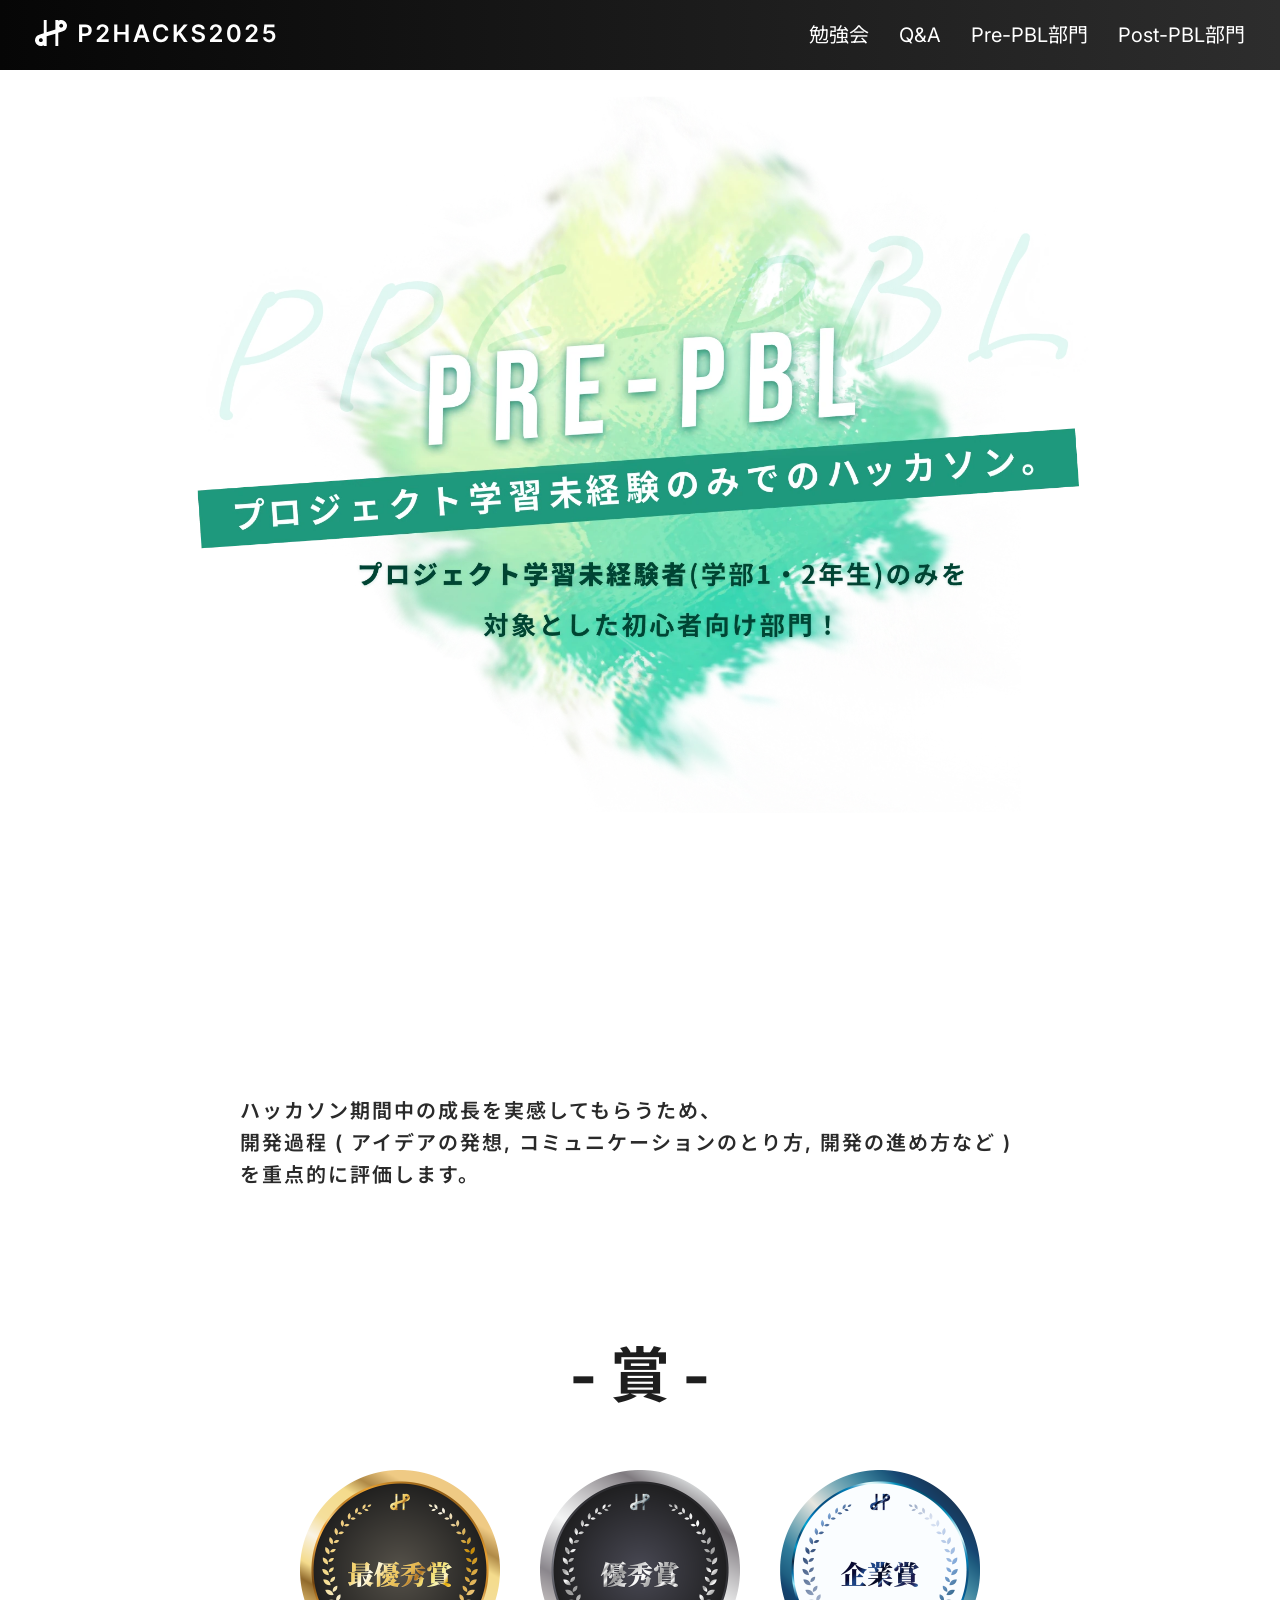
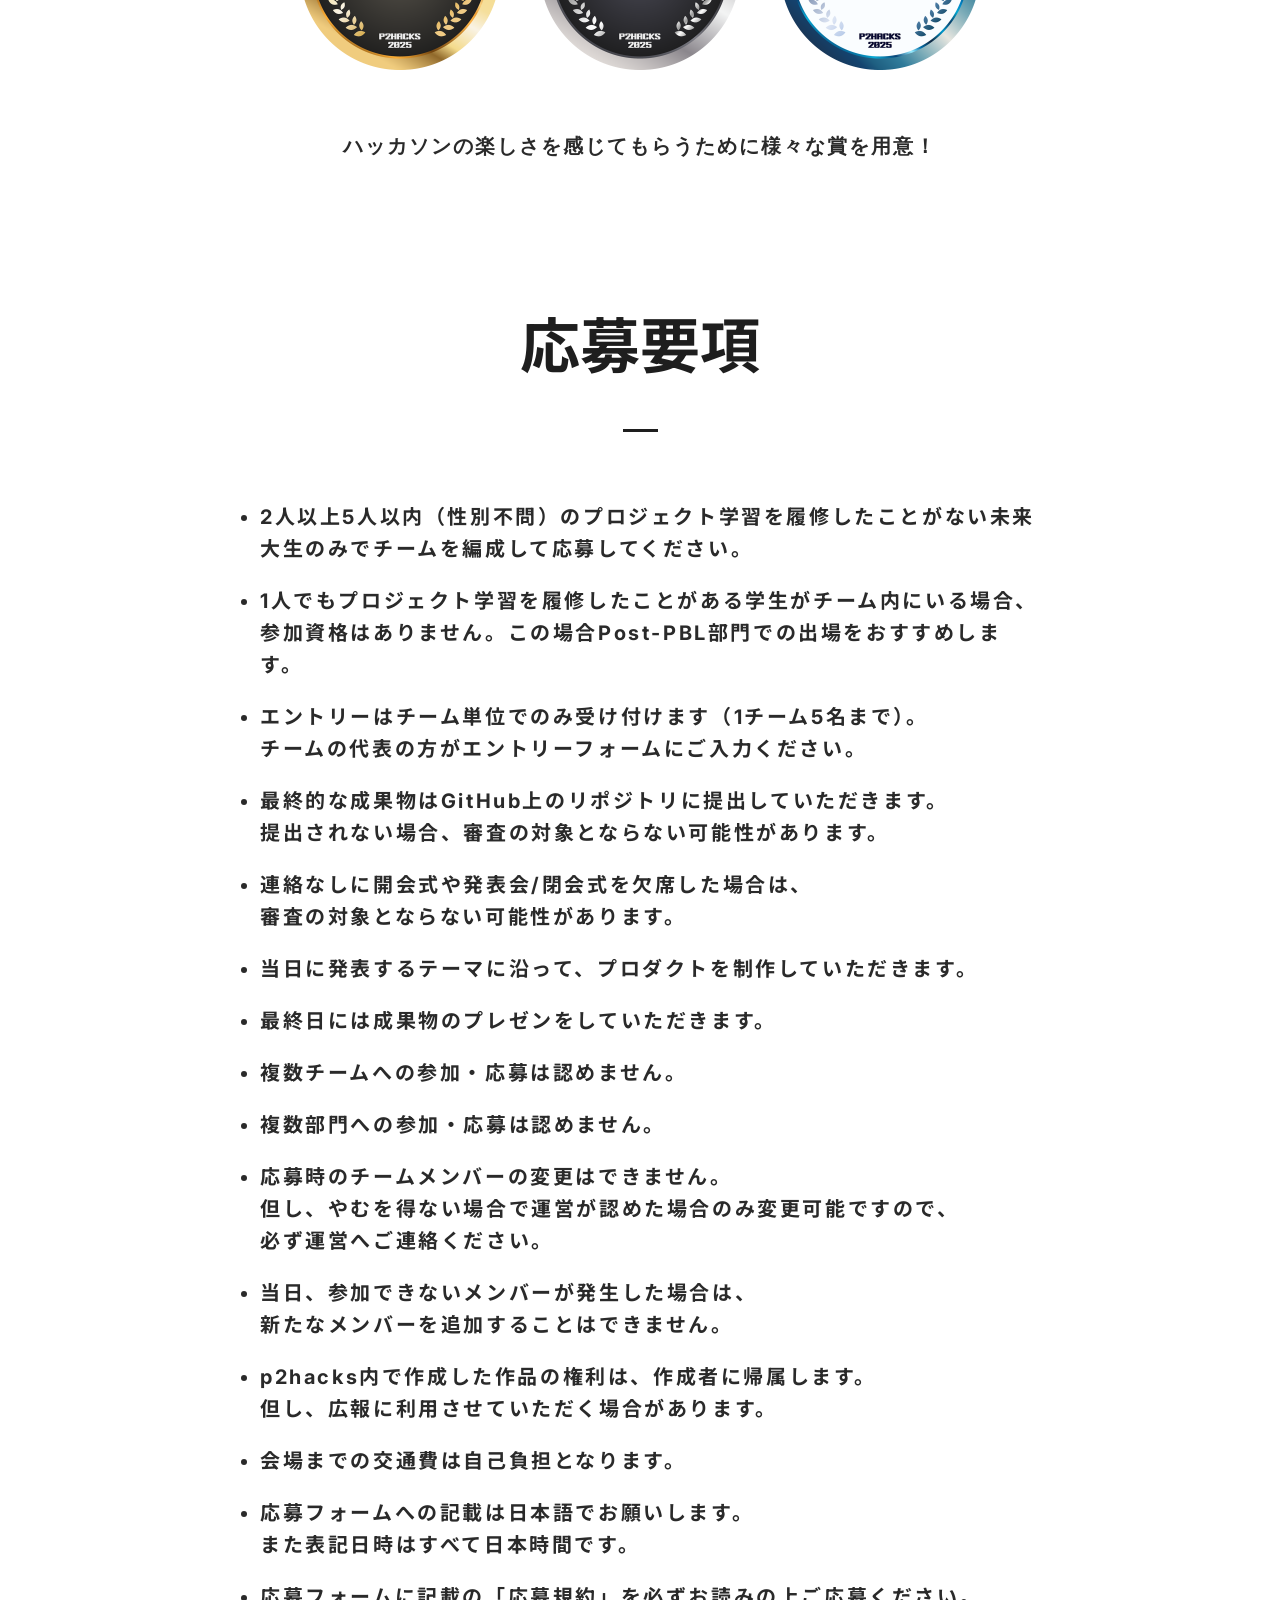
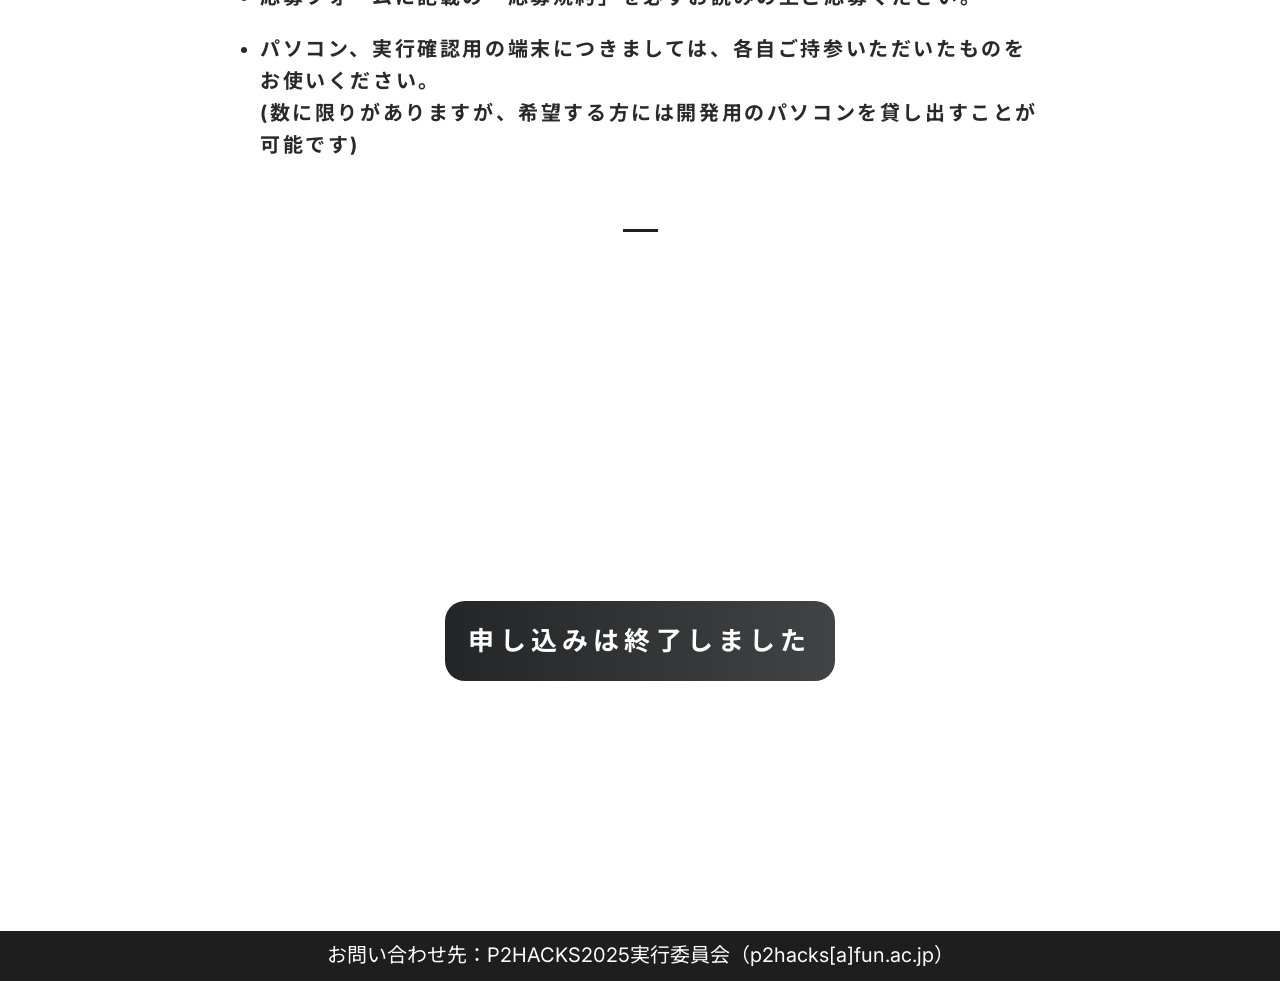
<file: pregroup/index.html>
<!DOCTYPE html><html lang="ja"> <head><meta charset="UTF-8"><meta name="viewport" content="width=device-width, initial-scale=1.0"><title>PRE-PBL - P2HACKS2025</title><link rel="preconnect" href="https://fonts.googleapis.com"><link rel="preconnect" href="https://fonts.gstatic.com" crossorigin><link href="https://fonts.googleapis.com/css2?family=Inter:ital,opsz,wght@0,14..32,100..900;1,14..32,100..900&family=Noto+Sans+JP:wght@100..900&family=Noto+Sans:ital,wght@0,100..900;1,100..900&display=swap" rel="stylesheet"><link rel="icon" href="/favicon.ico"><!-- <ViewTransitions /> --><link rel="stylesheet" href="/astroassets/index.sSJugwMv.css">
<style>.ButtonA[data-astro-cid-ih765fsr]{position:relative;width:240px;height:50px;text-align:center;border-radius:10px;background:var( --button-a-background-override, linear-gradient(90deg, #232526 0%, #414345 100%) );padding:5px;border:none;outline:none;color:var(--color-inv-text);transition:color .18s;font-size:1.3em;font-weight:700;letter-spacing:.2em;z-index:0;@media screen and (min-width: 590px){width:390px;height:80px;border-radius:20px}@media (prefers-reduced-motion: reduce){color:var(--color-inv-text)}}.ButtonA[data-astro-cid-ih765fsr].enabled{cursor:pointer}.ButtonA[data-astro-cid-ih765fsr].enabled:hover{color:var(--color-text)}.cutin-clip[data-astro-cid-ih765fsr]{position:absolute;inset:0;border:solid 5px transparent;overflow:hidden;border-radius:10px;@media screen and (min-width: 590px){border-radius:20px}}.cutin-clip[data-astro-cid-ih765fsr]:before{content:"";position:absolute;width:110%;aspect-ratio:1;top:50%;left:50%;color:var(--color-text);background:var(--color-background);border-radius:999px;transform:translate(-50%,-50%) scale(0);opacity:0;transition:transform .18s,opacity .18s;z-index:-1;@media (prefers-reduced-motion: reduce){display:none}}.ButtonA[data-astro-cid-ih765fsr].enabled:hover .cutin-clip[data-astro-cid-ih765fsr]:before{transform:translate(-50%,-50%) scale(1);opacity:1}.cutin[data-astro-cid-ih765fsr]{position:absolute;display:flex;inset:0;justify-content:center;align-items:center;color:var(--color-inv-text);background-color:var(--color-inv-background);border:solid 5px var(--color-inv-text);border-radius:20px}.global_RichText{color:var(--color-text-alt);font-weight:700;letter-spacing:.13em;line-height:160%}.global_RichText a{text-decoration:underline}.global_RichText h3{font-size:1.3em;letter-spacing:.1em;line-height:160%}.global_RichText h4{letter-spacing:.13em;line-height:160%}.global_RichText p{margin-bottom:.75em;line-height:160%}.global_RichText ul{margin-bottom:.75em;padding-left:1em;line-height:160%;letter-spacing:.13em}.global_RichText ul li{list-style-type:disc}.global_RichText ol{margin-bottom:.75em;padding-left:1em;line-height:160%;letter-spacing:.13em}.global_RichText li{margin-bottom:1em}.global_RichText .plain{color:var(--color-text-alt);font-size:1rem;font-weight:600;line-height:160%;letter-spacing:.1rem}
.LayeredImage[data-astro-cid-kmmtmdi4]{position:relative;overflow:hidden}.layer[data-astro-cid-kmmtmdi4]{display:block;position:absolute;top:0;left:0;width:100%;height:100%}.SmallLineSpacer[data-astro-cid-742ofymo]{position:relative;height:5em}.SmallLineSpacer[data-astro-cid-742ofymo]:before{position:absolute;content:"";display:block;width:35px;height:3px;background-color:var(--color-text);margin:0 auto;top:calc(50% - 1.5px);left:calc(50% - 17.5px)}
.SectionParagraph[data-astro-cid-y54r4ufh]{margin:30px 0 0;color:var(--color-text-alt);font-weight:600;line-height:160%;letter-spacing:.1em;padding:0;@media screen and (min-width: 590px){margin:60px 0 0}}.SectionTitle[data-astro-cid-azbpcp4f]{display:inline-block;color:var(--color-text);font-size:2em;font-style:normal;font-weight:900;line-height:1.3em;width:100%}.inner[data-astro-cid-azbpcp4f]{padding-left:.35em;border-left:var(--color-text) solid .35em}
.TrimLineFader[data-astro-cid-slod673q]{display:inline-block;position:relative}.TrimLineFader[data-astro-cid-slod673q].block{display:block}.inner[data-astro-cid-slod673q]{display:inline-block;visibility:hidden;transition:visibility step-end .25s;@media (prefers-reduced-motion: reduce){visibility:visible}}.TrimLineFader[data-astro-cid-slod673q].block .inner[data-astro-cid-slod673q]{display:block}.TrimLineFader[data-astro-cid-slod673q]:before{position:absolute;background-color:var(--color-text);inset:0;opacity:0;content:" "}.TrimLineFader[data-astro-cid-slod673q].is-visible .inner[data-astro-cid-slod673q]{visibility:visible}.TrimLineFader[data-astro-cid-slod673q].is-visible:before{animation:FadingCover ease-in-out .5s forwards;@media (prefers-reduced-motion: reduce){animation:none;opacity:0}}@keyframes FadingCover{0%{transform:scaleX(0);transform-origin:0 0;opacity:0}49%{transform:scaleX(1);transform-origin:0 0;opacity:1}50%{transform:scaleX(1);transform-origin:100% 100%;opacity:1}99%{transform:scaleX(0);transform-origin:100% 100%;opacity:0}to{transform:scaleX(0);transform-origin:100% 100%;opacity:0}}
.GroupHero[data-astro-cid-3zahlvia]{width:100%;height:auto;margin:auto;max-width:1224px;aspect-ratio:1440 / 1064}.award[data-astro-cid-3zahlvia]{width:10em;height:10em}.award_description[data-astro-cid-3zahlvia]{text-align:center;color:#2a2a2a;font-family:Inter;font-size:1em;font-style:normal;font-weight:600;line-height:160%;letter-spacing:2px}
</style><script type="module" src="/astroassets/hoisted.Dp8xkF1N.js"></script></head> <body> <!-- You found yet another hidden text by web administrator! --> <!-- Sorry for lacking of fancy ascii art. I don't want to waste your bandwidth too much ;) --> <header class="Header" data-astro-cid-3ef6ksr2> <a href="/" data-astro-cid-3ef6ksr2> <img src="/astroassets/logo-full.DDgFiR1X_Z2lFpDw.svg" class="logo" alt="P2HACKS2025" loading="eager" data-astro-cid-3ef6ksr2 width="242" height="36" decoding="async"> </a> <div style="flex: 1 1;" data-astro-cid-3ef6ksr2></div> <button class="sp-menu-button" data-astro-cid-3ef6ksr2> <img src="/astroassets/menu.6G0GigwO_1Tq0Xw.svg" alt="Open menu" loading="eager" role="button" data-astro-cid-3ef6ksr2 width="24" height="24" decoding="async"> </button> <div class="tbpc-menu" data-astro-cid-3ef6ksr2> <a href="/seminner" data-astro-cid-3ef6ksr2>勉強会</a> <a href="/qa" data-astro-cid-3ef6ksr2>Q&A</a> <a href="/pregroup" data-astro-cid-3ef6ksr2>Pre-PBL部門</a> <a href="/postgroup" data-astro-cid-3ef6ksr2>Post-PBL部門</a> </div> <div class="sp-menu" data-sp-menu data-astro-cid-3ef6ksr2> <nav class="sp-menu-nav" data-astro-cid-3ef6ksr2> <ul data-astro-cid-3ef6ksr2> <li data-astro-cid-3ef6ksr2><a href="/seminner" data-astro-cid-3ef6ksr2>勉強会</a></li> <li data-astro-cid-3ef6ksr2><a href="/qa" data-astro-cid-3ef6ksr2>Q&A</a></li> <li data-astro-cid-3ef6ksr2><a href="/pregroup" data-astro-cid-3ef6ksr2>Pre-PBL部門</a></li> <li data-astro-cid-3ef6ksr2><a href="/postgroup" data-astro-cid-3ef6ksr2>Post-PBL部門</a></li> </ul> </nav> </div> </header>   <div style="min-height: 100vh">  <style>
  #TopLevelLoaderPlaceHolder {
    display: none;
  }

  .TopLevelLoader-activated {
    display: block !important;
    position: fixed;
    top: 0;
    left: 0;
    right: 0;
    bottom: 0;
    z-index: 999;
    opacity: 1;
    background-color: #fff;
    touch-action: none;
    pointer-events: none;
    transition: opacity 0.3s;
  }

  #TopLevelLoaderPlaceHolder .TopLevelLoader__icon {
    visibility: hidden;
  }

  .TopLevelLoader-loading .TopLevelLoader__icon {
    /* TODO: Show logo */
    visibility: visible !important;
  }

  .TopLevelLoader-loaded {
    background-color: #fff;
    touch-action: none;
    pointer-events: none;
    opacity: 0;
  }

  .TopLevelLoader__icon {
    position: absolute;
    top: 50%;
    left: 50%;
    transform: translate(-50%, -50%);
    width: 100px;
    height: 100px;
  }
</style><div id="TopLevelLoaderPlaceHolder" aria-hidden="true"> <img class="TopLevelLoader__icon" src="/loader.gif" fetchpriority="high"> </div> <script>
  (async () => {
    const loaderDiv = document.getElementById("TopLevelLoaderPlaceHolder");
    const wait = (ms) => new Promise((resolve) => setTimeout(resolve, ms));

    let loaded = false;

    window.addEventListener("load", () => {
      loaded = true;
    });

    const waitLoad = () =>
      new Promise((resolve) => window.addEventListener("load", resolve));

    loaderDiv.classList.add("TopLevelLoader-activated");

    await wait(500);

    if (!loaded) {
      loaderDiv.classList.add("TopLevelLoader-loading");

      await Promise.race([wait(5000), waitLoad()]);
    }

    loaderDiv.classList.add("TopLevelLoader-loaded");

    await wait(3000);

    loaderDiv.remove();
  })();
</script> <div class="Container" data-astro-cid-d6puh33w> <div class="inner is-fullwidth" data-astro-cid-d6puh33w>  <div class="GroupHeroLayoutHack" data-astro-cid-3zahlvia> <div class="LayeredImage GroupHero" data-astro-cid-3zahlvia data-astro-cid-kmmtmdi4> <img src="/pre-pbl-merged.webp" alt="PRE-PBL プロジェクト学習未経験のみでのハッカソン プロジェクト学習未経験者(学部1・2年生)のみを対象とした初心者向け部門！" class="layer" data-astro-cid-kmmtmdi4> </div>  </div>  </div> </div>  <div style="height: 1em;"></div> <div class="Article" data-astro-cid-q7kxohas>  <div class="Container" data-astro-cid-d6puh33w> <div class="inner" data-astro-cid-d6puh33w>  <section data-astro-cid-3zahlvia> <h2 data-astro-cid-3zahlvia> <div class="TrimLineFader" data-fader data-astro-cid-slod673q> <div class="inner" data-astro-cid-slod673q>  <div class="SectionTitle" data-astro-cid-azbpcp4f> <div class="inner" data-astro-cid-azbpcp4f>  開発プロセスを重点的に評価  </div> </div>  </div> </div>    </h2> <p data-astro-cid-3zahlvia> <div class="SectionParagraph" data-astro-cid-y54r4ufh> 
ハッカソン期間中の成長を実感してもらうため、<br class="PcBr" data-astro-cid-5ppyrame> 
開発過程 ( アイデアの発想, コミュニケーションのとり方, 開発の進め方など
            )<br class="PcBr" data-astro-cid-5ppyrame> 
を重点的に評価します。
 </div>  </p> </section> <div style="height: 7.5em;"></div> <section data-astro-cid-3zahlvia> <h2 style="text-align: center; font-size: 3em;" data-astro-cid-3zahlvia>- 賞 -</h2> </section> <div style="height: 3em;"></div> <div style="display: flex; justify-content: center; align-items: center; gap: 2em; flex-wrap: wrap;" data-astro-cid-3zahlvia> <img class="award" src="/award-first.png" width="140px" height="140px" alt="" data-astro-cid-3zahlvia> <img class="award" src="/award-second.png" width="140px" height="140px" alt="" data-astro-cid-3zahlvia> <img class="award" src="/award-sponser.png" width="140px" height="140px" alt="" data-astro-cid-3zahlvia> </div> <div style="height: 3em;"></div> <div class="award_description" data-astro-cid-3zahlvia>
ハッカソンの楽しさを感じてもらうために様々な賞を用意！
</div>  </div> </div>  <div style="height: 7.5em;"></div> <section data-astro-cid-3zahlvia> <h2 style="text-align: center; font-size: 3em;" data-astro-cid-3zahlvia>応募要項</h2> </section> <div class="SmallLineSpacer" data-astro-cid-742ofymo></div>  <div class="Container" data-astro-cid-d6puh33w> <div class="inner" data-astro-cid-d6puh33w>  <div class="global_RichText">  <ul data-astro-cid-3zahlvia> <li data-astro-cid-3zahlvia>
2人以上5人以内（性別不問）のプロジェクト学習を履修したことがない未来大生のみでチームを編成して応募してください。
</li> <li data-astro-cid-3zahlvia>
1人でもプロジェクト学習を履修したことがある学生がチーム内にいる場合、参加資格はありません。この場合Post-PBL部門での出場をおすすめします。
</li> <li data-astro-cid-3zahlvia>
エントリーはチーム単位でのみ受け付けます（1チーム5名まで）。<br class="PcBr" data-astro-cid-5ppyrame> 
チームの代表の方がエントリーフォームにご入力ください。
</li> <li data-astro-cid-3zahlvia>
最終的な成果物はGitHub上のリポジトリに提出していただきます。<br class="PcBr" data-astro-cid-5ppyrame> 提出されない場合、審査の対象とならない可能性があります。
</li> <li data-astro-cid-3zahlvia>
連絡なしに開会式や発表会/閉会式を欠席した場合は、<br class="PcBr" data-astro-cid-5ppyrame> 審査の対象とならない可能性があります。
</li> <li data-astro-cid-3zahlvia>
当日に発表するテーマに沿って、プロダクトを制作していただきます。
</li> <li data-astro-cid-3zahlvia>最終日には成果物のプレゼンをしていただきます。</li> <li data-astro-cid-3zahlvia>複数チームへの参加・応募は認めません。</li> <li data-astro-cid-3zahlvia>複数部門への参加・応募は認めません。</li> <li data-astro-cid-3zahlvia>
応募時のチームメンバーの変更はできません。 <br class="PcBr" data-astro-cid-5ppyrame> 
但し、やむを得ない場合で運営が認めた場合のみ変更可能ですので、<br class="PcBr" data-astro-cid-5ppyrame> 
必ず運営へご連絡ください。
</li> <li data-astro-cid-3zahlvia>
当日、参加できないメンバーが発生した場合は、<br class="PcBr" data-astro-cid-5ppyrame> 
新たなメンバーを追加することはできません。
</li> <li data-astro-cid-3zahlvia>
p2hacks内で作成した作品の権利は、作成者に帰属します。<br class="PcBr" data-astro-cid-5ppyrame> 
但し、広報に利用させていただく場合があります。
</li> <li data-astro-cid-3zahlvia>会場までの交通費は自己負担となります。</li> <li data-astro-cid-3zahlvia>
応募フォームへの記載は日本語でお願いします。<br class="PcBr" data-astro-cid-5ppyrame> また表記日時はすべて日本時間です。
</li> <li data-astro-cid-3zahlvia>
応募フォームに記載の「応募規約」を必ずお読みの上ご応募ください。
</li> <li data-astro-cid-3zahlvia>
パソコン、実行確認用の端末につきましては、各自ご持参いただいたものをお使いください。
<br class="PcBr" data-astro-cid-5ppyrame> (数に限りがありますが、希望する方には開発用のパソコンを貸し出すことが可能です)
</li> </ul>  </div>  <div class="SmallLineSpacer" data-astro-cid-742ofymo></div>  <div style="height: 16em;"></div> <div style="text-align: center" data-astro-cid-3zahlvia> <a data-astro-cid-3zahlvia> <button class="ButtonA" disabled data-astro-cid-ih765fsr> <div class="cutin-clip" data-astro-cid-ih765fsr></div>  申し込みは終了しました  </button>  </a> </div>  </div> </div>   </div>   </div> <div class="Footer" data-astro-cid-sz7xmlte>
お問い合わせ先：P2HACKS2025実行委員会（p2hacks[a]fun.ac.jp）
</div>  </body></html>
</file>
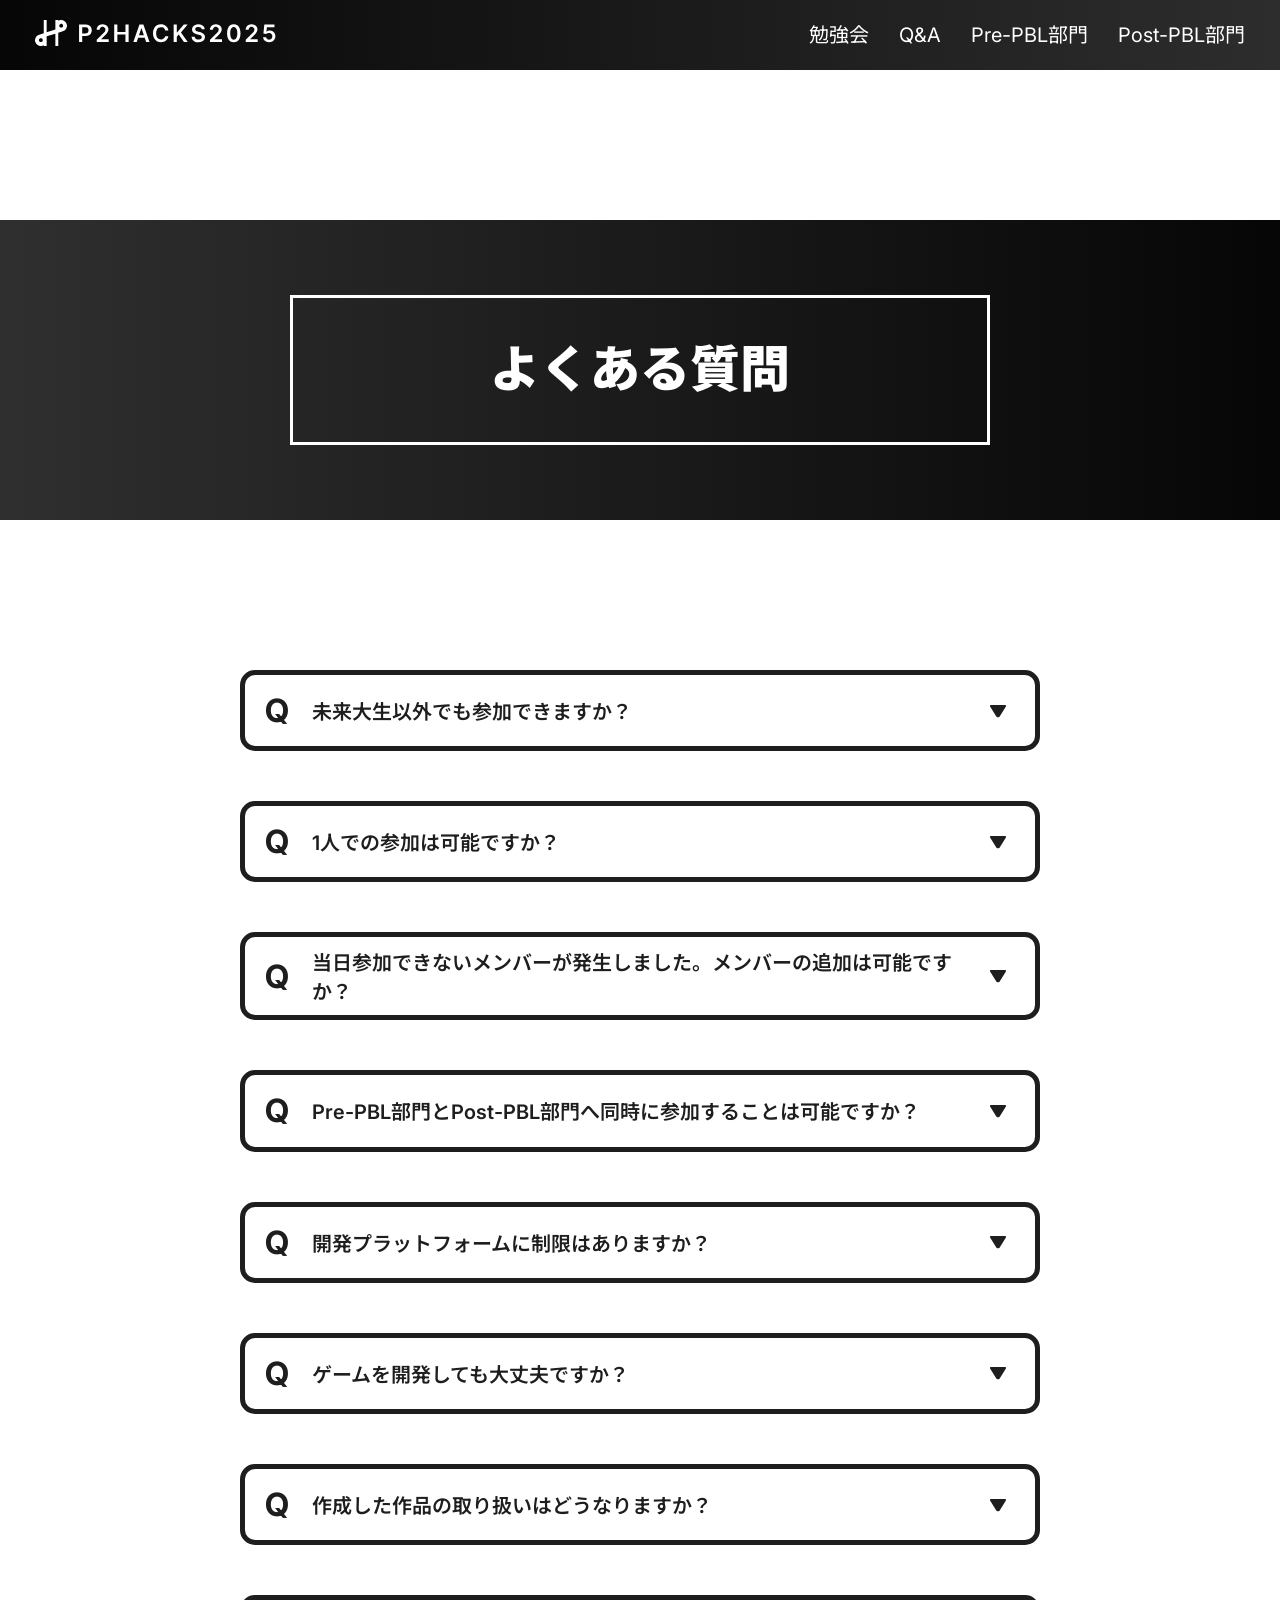
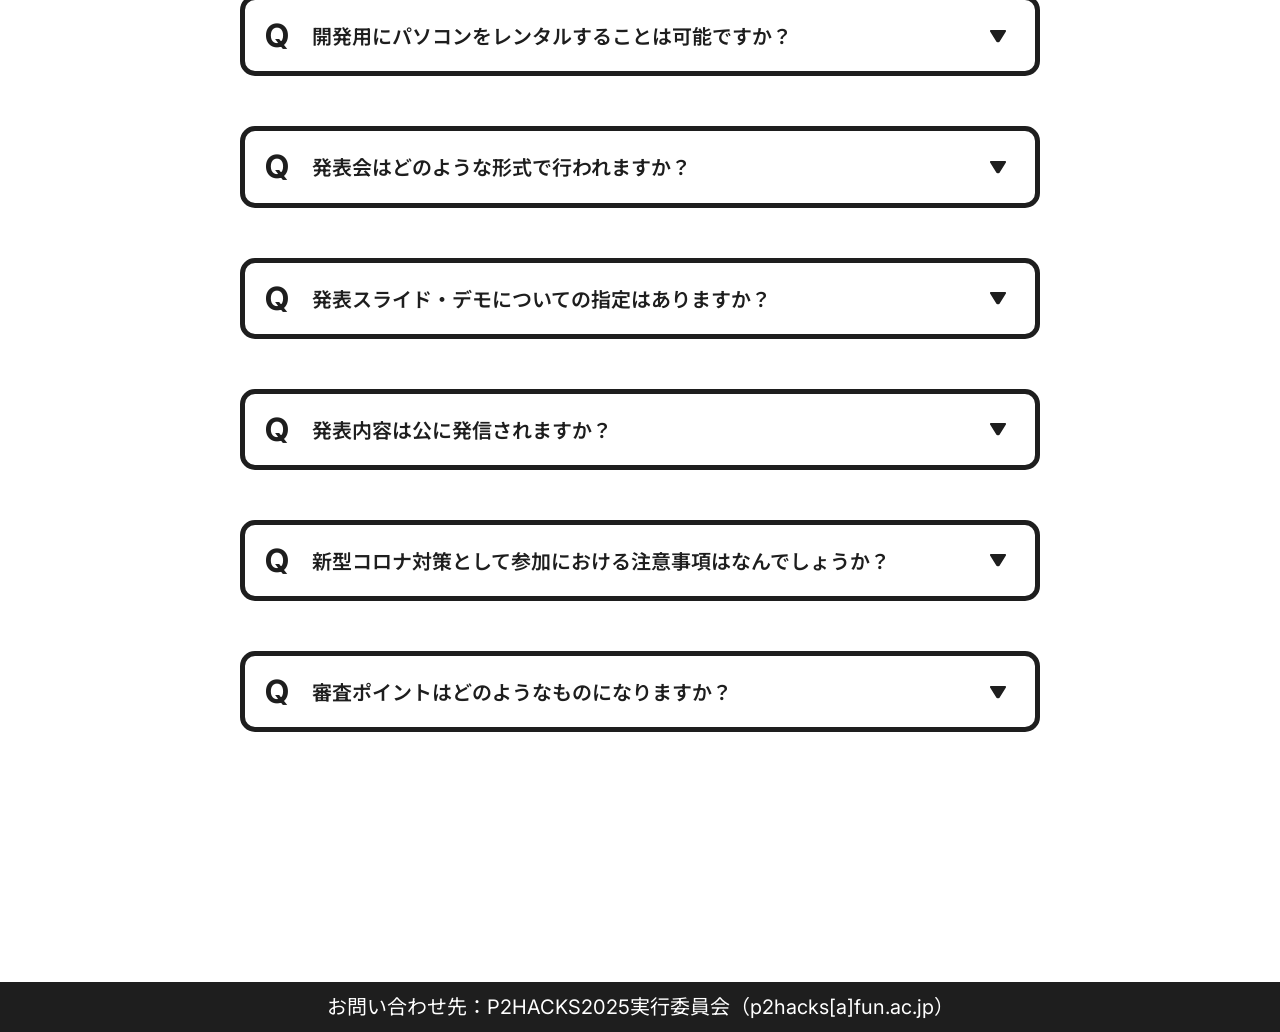
<file: qa/index.html>
<!DOCTYPE html><html lang="ja"> <head><meta charset="UTF-8"><meta name="viewport" content="width=device-width, initial-scale=1.0"><title>よくある質問 - P2HACKS2025</title><link rel="preconnect" href="https://fonts.googleapis.com"><link rel="preconnect" href="https://fonts.gstatic.com" crossorigin><link href="https://fonts.googleapis.com/css2?family=Inter:ital,opsz,wght@0,14..32,100..900;1,14..32,100..900&family=Noto+Sans+JP:wght@100..900&family=Noto+Sans:ital,wght@0,100..900;1,100..900&display=swap" rel="stylesheet"><link rel="icon" href="/favicon.ico"><!-- <ViewTransitions /> --><link rel="stylesheet" href="/astroassets/index.sSJugwMv.css">
<style>.GenericPageTitle[data-astro-cid-dlkpcnoh]{position:relative;margin-top:50px;margin-bottom:50px;height:200px;text-align:center;@media screen and (min-width: 590px){height:300px;margin-top:150px;margin-bottom:150px}}.GenericPageTitle[data-astro-cid-dlkpcnoh]:before{content:"";position:absolute;inset:0;transform-origin:left;background:linear-gradient(90deg,#2f2f2f 0%,#060606 100%,transparent 100%,transparent 100%);animation:SlideIn .25s both}@keyframes SlideIn{0%{transform:scaleX(0)}to{transform:scaleX(1)}}.inner[data-astro-cid-dlkpcnoh]{position:absolute;top:50%;left:50%;transform:translate(-50%,-50%);color:#fff;font-size:2.5em;font-style:normal;font-weight:900;vertical-align:middle;word-break:keep-all;transform-origin:center;animation:PopUp .3s .5s ease both;@media screen and (min-width: 590px){width:auto}}.animationsvg[data-astro-cid-dlkpcnoh]{width:auto;height:75px;@media screen and (min-width: 590px){height:100px}@media screen and (min-width: 1025px){height:150px}}@keyframes PopUp{0%{transform:translate(-50%,-40%);opacity:0}to{transform:translate(-50%,-50%);opacity:1}}
.Accordion[data-astro-cid-oqjbs5yv]{border-radius:15px;box-shadow:0 0 #1e1e1e00;transition:box-shadow ease-out .18s 0s;list-style-type:none;-webkit-tap-highlight-color:rgba(0,0,0,0)}.Accordion[data-astro-cid-oqjbs5yv][open]{box-shadow:0 6px 6px #1e1e1e33;transition:box-shadow ease-out .18s .1s}.summary[data-astro-cid-oqjbs5yv]{position:relative;display:flex;align-items:center;padding:5px 45px 5px 10px;border-radius:15px;border:5px solid var(--color-text);background-color:#fff;transition:background-color ease-out .18s,color ease-out .18s;cursor:pointer;@media screen and (min-width: 590px){padding:10px 60px 10px 20px}}.summary[data-astro-cid-oqjbs5yv]::-webkit-details-marker{display:none}.Accordion[data-astro-cid-oqjbs5yv][open] .summary[data-astro-cid-oqjbs5yv]{background-color:var(--color-inv-background);color:var(--color-inv-text);max-height:100px}.Accordion[data-astro-cid-oqjbs5yv][open] .summary[data-astro-cid-oqjbs5yv]{border-bottom-left-radius:0;border-bottom-right-radius:0;border-bottom:none;padding-bottom:10px;@media screen and (min-width: 590px){padding-bottom:15px}}.icon[data-astro-cid-oqjbs5yv]{box-sizing:content-box;position:absolute;right:14px;top:50%;transition:transform .18s,opacity .18s;transform:translateY(-50%) rotate(180deg);@media screen and (min-width: 590px){right:29px}}.Accordion[data-astro-cid-oqjbs5yv][open] .icon[data-astro-cid-oqjbs5yv]{top:calc(50% - 2.5px);transform:translateY(-50%)}.icon-active[data-astro-cid-oqjbs5yv]{opacity:1}.Accordion[data-astro-cid-oqjbs5yv][open] .icon-active[data-astro-cid-oqjbs5yv],.icon-disactive[data-astro-cid-oqjbs5yv]{opacity:0}.Accordion[data-astro-cid-oqjbs5yv][open] .icon-disactive[data-astro-cid-oqjbs5yv]{opacity:1}.contents[data-astro-cid-oqjbs5yv]{box-sizing:content-box;padding:12px 16px;border-radius:0 0 15px 15px;overflow:hidden}.Accordion[data-astro-cid-oqjbs5yv][open] .contents[data-astro-cid-oqjbs5yv]{animation:open .25s linear forwards normal;@media (prefers-reduced-motion: reduce){animation:none}}@keyframes open{0%{max-height:0px;opacity:0}to{max-height:400px;opacity:1}}.answer-row[data-astro-cid-kgwpfmyk]{display:flex;gap:16px;align-items:center}.q[data-astro-cid-kgwpfmyk]{text-align:center;font-size:1.6em;font-style:normal;font-weight:700;line-height:160%;letter-spacing:.1em;padding-right:5px;@media screen and (min-width: 590px){padding-right:20px}}.a[data-astro-cid-kgwpfmyk]{width:44px;height:44px;border-radius:999px;background-color:var(--color-text);color:#fff;text-align:center;font-size:1.2em;font-style:normal;font-weight:700;line-height:44px;flex:0 0 44px}.question[data-astro-cid-kgwpfmyk]{font-style:normal;font-weight:600;line-height:normal}.answer[data-astro-cid-kgwpfmyk]{color:var(--color-text-alt);font-style:normal;font-weight:600;line-height:normal}.description[data-astro-cid-kgwpfmyk]{padding:13px 0 13px 60px;color:var(--color-text-alt);font-size:1em;font-style:normal;font-weight:500;line-height:normal;@media screen and (min-width: 590px){font-size:.8em}}.qanda[data-astro-cid-wi7y22qk]{display:flex;flex-direction:column;gap:25px;@media screen and (min-width: 590px){gap:50px}}
</style><script type="module" src="/astroassets/hoisted.DVdFMEjw.js"></script></head> <body> <!-- You found yet another hidden text by web administrator! --> <!-- Sorry for lacking of fancy ascii art. I don't want to waste your bandwidth too much ;) --> <header class="Header" data-astro-cid-3ef6ksr2> <a href="/" data-astro-cid-3ef6ksr2> <img src="/astroassets/logo-full.DDgFiR1X_Z2lFpDw.svg" class="logo" alt="P2HACKS2025" loading="eager" data-astro-cid-3ef6ksr2 width="242" height="36" decoding="async"> </a> <div style="flex: 1 1;" data-astro-cid-3ef6ksr2></div> <button class="sp-menu-button" data-astro-cid-3ef6ksr2> <img src="/astroassets/menu.6G0GigwO_1Tq0Xw.svg" alt="Open menu" loading="eager" role="button" data-astro-cid-3ef6ksr2 width="24" height="24" decoding="async"> </button> <div class="tbpc-menu" data-astro-cid-3ef6ksr2> <a href="/seminner" data-astro-cid-3ef6ksr2>勉強会</a> <a href="/qa" data-astro-cid-3ef6ksr2>Q&A</a> <a href="/pregroup" data-astro-cid-3ef6ksr2>Pre-PBL部門</a> <a href="/postgroup" data-astro-cid-3ef6ksr2>Post-PBL部門</a> </div> <div class="sp-menu" data-sp-menu data-astro-cid-3ef6ksr2> <nav class="sp-menu-nav" data-astro-cid-3ef6ksr2> <ul data-astro-cid-3ef6ksr2> <li data-astro-cid-3ef6ksr2><a href="/seminner" data-astro-cid-3ef6ksr2>勉強会</a></li> <li data-astro-cid-3ef6ksr2><a href="/qa" data-astro-cid-3ef6ksr2>Q&A</a></li> <li data-astro-cid-3ef6ksr2><a href="/pregroup" data-astro-cid-3ef6ksr2>Pre-PBL部門</a></li> <li data-astro-cid-3ef6ksr2><a href="/postgroup" data-astro-cid-3ef6ksr2>Post-PBL部門</a></li> </ul> </nav> </div> </header>   <div style="min-height: 100vh">  <h1 data-astro-cid-wi7y22qk><div class="GenericPageTitle" data-astro-cid-dlkpcnoh> <svg width="700" height="150" viewBox="0 0 700 150" version="1.1" class="animationsvg" data-genericpagetitle-animation-svg="true" style="position: absolute; top: 50%; left: 50%; transform: translate(-50%, -50%);" data-astro-cid-dlkpcnoh> <path id="rect1" style="opacity:1;fill:none;fill-opacity:0;stroke:#ffffff;stroke-width:3;stroke-linecap:square;stroke-miterlimit:4.1;stroke-dasharray:none;stroke-dashoffset:7.2;stroke-opacity:1" d="m 1.5,1.5 v 147 h 697 V 1.5 H 1.5" data-astro-cid-dlkpcnoh></path> </svg> <script defer>
    const path = document.querySelectorAll(
      "svg[data-genericpagetitle-animation-svg] path",
    );

    path.forEach((path) => {
      const pathLength = path.getTotalLength();
      path.style.strokeDashoffset = pathLength;
      path.style.strokeDasharray = pathLength;

      const anim = path.animate(
        [
          {
            strokeDashoffset: pathLength,
          },
          {
            strokeDashoffset: 0,
          },
        ],
        {
          duration: 1500,
          easing: "cubic-bezier(.58,.13,.16,.99)",
          fill: "forwards",
          iterations: 1,
        },
      );

      anim.play();
    });
  </script> <div class="inner" data-astro-cid-dlkpcnoh> よくある質問 </div> </div> </h1> <div class="Article" data-astro-cid-q7kxohas>  <div class="Container" data-astro-cid-d6puh33w> <div class="inner" data-astro-cid-d6puh33w>  <div class="qanda" data-astro-cid-wi7y22qk> <details class="Accordion" data-astro-cid-oqjbs5yv> <summary class="summary" data-astro-cid-oqjbs5yv> <span class="q" data-astro-cid-kgwpfmyk>Q</span><span class="question" data-astro-cid-kgwpfmyk> <span data-astro-cid-wi7y22qk>未来大生以外でも参加できますか？</span> </span> <img src="/astroassets/accordion-icon.2BJRkqWl_Z19mtl7.svg" alt="" data-astro-cid-oqjbs5yv class="icon icon-disactive" width="16" height="13" loading="lazy" decoding="async"> <img src="/astroassets/accordion-icon-active.BAj641Qc_Zy1Inf.svg" alt="" data-astro-cid-oqjbs5yv class="icon icon-active" width="16" height="13" loading="lazy" decoding="async"> </summary> <div class="inner" data-astro-cid-oqjbs5yv> <div class="contents" data-astro-cid-oqjbs5yv>    <div class="answer-row" data-astro-cid-kgwpfmyk> <div class="a" data-astro-cid-kgwpfmyk>A</div> <div class="answer" data-astro-cid-kgwpfmyk> <span data-astro-cid-wi7y22qk> 現在、公立はこだて未来大学に籍がある学生のみ参加できます。<br class="PcBr" data-astro-cid-5ppyrame>  </span> </div> </div> <div class="description" data-astro-cid-kgwpfmyk>    <span data-astro-cid-wi7y22qk> （休学中でも可）<br class="PcBr" data-astro-cid-5ppyrame>  </span>  </div> </div> </div> </details>  <details class="Accordion" data-astro-cid-oqjbs5yv> <summary class="summary" data-astro-cid-oqjbs5yv> <span class="q" data-astro-cid-kgwpfmyk>Q</span><span class="question" data-astro-cid-kgwpfmyk> <span data-astro-cid-wi7y22qk>1人での参加は可能ですか？</span> </span> <img src="/astroassets/accordion-icon.2BJRkqWl_Z19mtl7.svg" alt="" data-astro-cid-oqjbs5yv class="icon icon-disactive" width="16" height="13" loading="lazy" decoding="async"> <img src="/astroassets/accordion-icon-active.BAj641Qc_Zy1Inf.svg" alt="" data-astro-cid-oqjbs5yv class="icon icon-active" width="16" height="13" loading="lazy" decoding="async"> </summary> <div class="inner" data-astro-cid-oqjbs5yv> <div class="contents" data-astro-cid-oqjbs5yv>    <div class="answer-row" data-astro-cid-kgwpfmyk> <div class="a" data-astro-cid-kgwpfmyk>A</div> <div class="answer" data-astro-cid-kgwpfmyk> <span data-astro-cid-wi7y22qk> 原則チームでのエントリーとなりますので、1人での参加は認めていません。<br class="PcBr" data-astro-cid-5ppyrame>  </span> </div> </div> <div class="description" data-astro-cid-kgwpfmyk>    <span data-astro-cid-wi7y22qk> 事前に2〜5人のチームを組んでからエントリーをお願いします。<br class="PcBr" data-astro-cid-5ppyrame>  </span>  </div> </div> </div> </details>  <details class="Accordion" data-astro-cid-oqjbs5yv> <summary class="summary" data-astro-cid-oqjbs5yv> <span class="q" data-astro-cid-kgwpfmyk>Q</span><span class="question" data-astro-cid-kgwpfmyk> <span data-astro-cid-wi7y22qk>当日参加できないメンバーが発生しました。メンバーの追加は可能ですか？</span> </span> <img src="/astroassets/accordion-icon.2BJRkqWl_Z19mtl7.svg" alt="" data-astro-cid-oqjbs5yv class="icon icon-disactive" width="16" height="13" loading="lazy" decoding="async"> <img src="/astroassets/accordion-icon-active.BAj641Qc_Zy1Inf.svg" alt="" data-astro-cid-oqjbs5yv class="icon icon-active" width="16" height="13" loading="lazy" decoding="async"> </summary> <div class="inner" data-astro-cid-oqjbs5yv> <div class="contents" data-astro-cid-oqjbs5yv>    <div class="answer-row" data-astro-cid-kgwpfmyk> <div class="a" data-astro-cid-kgwpfmyk>A</div> <div class="answer" data-astro-cid-kgwpfmyk> <span data-astro-cid-wi7y22qk> 原則、応募時のチームメンバーの変更はできません。<br class="PcBr" data-astro-cid-5ppyrame>  </span> </div> </div> <div class="description" data-astro-cid-kgwpfmyk>    <span data-astro-cid-wi7y22qk> 従って新たなメンバーを追加することはできません。<br class="PcBr" data-astro-cid-5ppyrame> 但し、ハッカソン開始前かつやむを得ない場合で運営が認めた場合のみ変更可能ですので、<br class="PcBr" data-astro-cid-5ppyrame> 必ず運営へご連絡ください。<br class="PcBr" data-astro-cid-5ppyrame>  </span>  </div> </div> </div> </details>  <details class="Accordion" data-astro-cid-oqjbs5yv> <summary class="summary" data-astro-cid-oqjbs5yv> <span class="q" data-astro-cid-kgwpfmyk>Q</span><span class="question" data-astro-cid-kgwpfmyk> <span data-astro-cid-wi7y22qk>Pre-PBL部門とPost-PBL部門へ同時に参加することは可能ですか？</span> </span> <img src="/astroassets/accordion-icon.2BJRkqWl_Z19mtl7.svg" alt="" data-astro-cid-oqjbs5yv class="icon icon-disactive" width="16" height="13" loading="lazy" decoding="async"> <img src="/astroassets/accordion-icon-active.BAj641Qc_Zy1Inf.svg" alt="" data-astro-cid-oqjbs5yv class="icon icon-active" width="16" height="13" loading="lazy" decoding="async"> </summary> <div class="inner" data-astro-cid-oqjbs5yv> <div class="contents" data-astro-cid-oqjbs5yv>    <div class="answer-row" data-astro-cid-kgwpfmyk> <div class="a" data-astro-cid-kgwpfmyk>A</div> <div class="answer" data-astro-cid-kgwpfmyk> <span data-astro-cid-wi7y22qk> 原則、応募時のチームメンバーの変更はできません。<br class="PcBr" data-astro-cid-5ppyrame>  </span> </div> </div> <div class="description" data-astro-cid-kgwpfmyk>    <span data-astro-cid-wi7y22qk> 複数部門への参加・応募は認めません。どちらかの部門を選んでご参加ください。<br class="PcBr" data-astro-cid-5ppyrame> また、1人でもプロジェクト学習を履修したことがある学生がチーム内にいる場合、<br class="PcBr" data-astro-cid-5ppyrame> Pre-PBL部門への参加資格はありません。<br class="PcBr" data-astro-cid-5ppyrame>  </span>  </div> </div> </div> </details>  <details class="Accordion" data-astro-cid-oqjbs5yv> <summary class="summary" data-astro-cid-oqjbs5yv> <span class="q" data-astro-cid-kgwpfmyk>Q</span><span class="question" data-astro-cid-kgwpfmyk> <span data-astro-cid-wi7y22qk>開発プラットフォームに制限はありますか？</span> </span> <img src="/astroassets/accordion-icon.2BJRkqWl_Z19mtl7.svg" alt="" data-astro-cid-oqjbs5yv class="icon icon-disactive" width="16" height="13" loading="lazy" decoding="async"> <img src="/astroassets/accordion-icon-active.BAj641Qc_Zy1Inf.svg" alt="" data-astro-cid-oqjbs5yv class="icon icon-active" width="16" height="13" loading="lazy" decoding="async"> </summary> <div class="inner" data-astro-cid-oqjbs5yv> <div class="contents" data-astro-cid-oqjbs5yv>    <div class="answer-row" data-astro-cid-kgwpfmyk> <div class="a" data-astro-cid-kgwpfmyk>A</div> <div class="answer" data-astro-cid-kgwpfmyk> <span data-astro-cid-wi7y22qk> 開発プラットフォームの制限はありません。<br class="PcBr" data-astro-cid-5ppyrame>  </span> </div> </div> <div class="description" data-astro-cid-kgwpfmyk>    <span data-astro-cid-wi7y22qk> ネイティブアプリ、Webアプリ、ハードウェアなど、テーマに沿っていれば<br class="PcBr" data-astro-cid-5ppyrame> 好きな物を開発して頂いて大丈夫です！<br class="PcBr" data-astro-cid-5ppyrame>  </span>  </div> </div> </div> </details>  <details class="Accordion" data-astro-cid-oqjbs5yv> <summary class="summary" data-astro-cid-oqjbs5yv> <span class="q" data-astro-cid-kgwpfmyk>Q</span><span class="question" data-astro-cid-kgwpfmyk> <span data-astro-cid-wi7y22qk>ゲームを開発しても大丈夫ですか？</span> </span> <img src="/astroassets/accordion-icon.2BJRkqWl_Z19mtl7.svg" alt="" data-astro-cid-oqjbs5yv class="icon icon-disactive" width="16" height="13" loading="lazy" decoding="async"> <img src="/astroassets/accordion-icon-active.BAj641Qc_Zy1Inf.svg" alt="" data-astro-cid-oqjbs5yv class="icon icon-active" width="16" height="13" loading="lazy" decoding="async"> </summary> <div class="inner" data-astro-cid-oqjbs5yv> <div class="contents" data-astro-cid-oqjbs5yv>    <div class="answer-row" data-astro-cid-kgwpfmyk> <div class="a" data-astro-cid-kgwpfmyk>A</div> <div class="answer" data-astro-cid-kgwpfmyk> <span data-astro-cid-wi7y22qk> テーマに沿っていれば問題ありません！<br class="PcBr" data-astro-cid-5ppyrame>  </span> </div> </div> <div class="description" data-astro-cid-kgwpfmyk>    <span data-astro-cid-wi7y22qk> ゲームに限らず、ITが関わっていて開発が伴うものであればどんなものを制作しても構いません。<br class="PcBr" data-astro-cid-5ppyrame> 安心して開発してください。<br class="PcBr" data-astro-cid-5ppyrame>  </span>  </div> </div> </div> </details>  <details class="Accordion" data-astro-cid-oqjbs5yv> <summary class="summary" data-astro-cid-oqjbs5yv> <span class="q" data-astro-cid-kgwpfmyk>Q</span><span class="question" data-astro-cid-kgwpfmyk> <span data-astro-cid-wi7y22qk>作成した作品の取り扱いはどうなりますか？</span> </span> <img src="/astroassets/accordion-icon.2BJRkqWl_Z19mtl7.svg" alt="" data-astro-cid-oqjbs5yv class="icon icon-disactive" width="16" height="13" loading="lazy" decoding="async"> <img src="/astroassets/accordion-icon-active.BAj641Qc_Zy1Inf.svg" alt="" data-astro-cid-oqjbs5yv class="icon icon-active" width="16" height="13" loading="lazy" decoding="async"> </summary> <div class="inner" data-astro-cid-oqjbs5yv> <div class="contents" data-astro-cid-oqjbs5yv>    <div class="answer-row" data-astro-cid-kgwpfmyk> <div class="a" data-astro-cid-kgwpfmyk>A</div> <div class="answer" data-astro-cid-kgwpfmyk> <span data-astro-cid-wi7y22qk> 本イベント内で作成した作品の権利は、作成者に帰属します。<br class="PcBr" data-astro-cid-5ppyrame>  </span> </div> </div> <div class="description" data-astro-cid-kgwpfmyk>    <span data-astro-cid-wi7y22qk> 但し、広報に利用させていただく場合があります。<br class="PcBr" data-astro-cid-5ppyrame>  </span>  </div> </div> </div> </details>  <details class="Accordion" data-astro-cid-oqjbs5yv> <summary class="summary" data-astro-cid-oqjbs5yv> <span class="q" data-astro-cid-kgwpfmyk>Q</span><span class="question" data-astro-cid-kgwpfmyk> <span data-astro-cid-wi7y22qk>開発用にパソコンをレンタルすることは可能ですか？</span> </span> <img src="/astroassets/accordion-icon.2BJRkqWl_Z19mtl7.svg" alt="" data-astro-cid-oqjbs5yv class="icon icon-disactive" width="16" height="13" loading="lazy" decoding="async"> <img src="/astroassets/accordion-icon-active.BAj641Qc_Zy1Inf.svg" alt="" data-astro-cid-oqjbs5yv class="icon icon-active" width="16" height="13" loading="lazy" decoding="async"> </summary> <div class="inner" data-astro-cid-oqjbs5yv> <div class="contents" data-astro-cid-oqjbs5yv>    <div class="answer-row" data-astro-cid-kgwpfmyk> <div class="a" data-astro-cid-kgwpfmyk>A</div> <div class="answer" data-astro-cid-kgwpfmyk> <span data-astro-cid-wi7y22qk> 高度ICTコースからレンタル用のパソコンを提供していただく予定です！<br class="PcBr" data-astro-cid-5ppyrame>  </span> </div> </div> <div class="description" data-astro-cid-kgwpfmyk>    <span data-astro-cid-wi7y22qk> ※数に限りがあるため、貸し出せない場合があります。<br class="PcBr" data-astro-cid-5ppyrame>  </span>  </div> </div> </div> </details>  <details class="Accordion" data-astro-cid-oqjbs5yv> <summary class="summary" data-astro-cid-oqjbs5yv> <span class="q" data-astro-cid-kgwpfmyk>Q</span><span class="question" data-astro-cid-kgwpfmyk> <span data-astro-cid-wi7y22qk>発表会はどのような形式で行われますか？</span> </span> <img src="/astroassets/accordion-icon.2BJRkqWl_Z19mtl7.svg" alt="" data-astro-cid-oqjbs5yv class="icon icon-disactive" width="16" height="13" loading="lazy" decoding="async"> <img src="/astroassets/accordion-icon-active.BAj641Qc_Zy1Inf.svg" alt="" data-astro-cid-oqjbs5yv class="icon icon-active" width="16" height="13" loading="lazy" decoding="async"> </summary> <div class="inner" data-astro-cid-oqjbs5yv> <div class="contents" data-astro-cid-oqjbs5yv>    <div class="answer-row" data-astro-cid-kgwpfmyk> <div class="a" data-astro-cid-kgwpfmyk>A</div> <div class="answer" data-astro-cid-kgwpfmyk> <span data-astro-cid-wi7y22qk> 発表会は大学の教室にて対面で行います。<br class="PcBr" data-astro-cid-5ppyrame>  </span> </div> </div> <div class="description" data-astro-cid-kgwpfmyk>    <span data-astro-cid-wi7y22qk> チーム代表者のパソコンをプロジェクターに繋いで画面を映し出す形で発表していただきます。<br class="PcBr" data-astro-cid-5ppyrame> 発表時間5分、質疑応答2分の計7分を予定しています。<br class="PcBr" data-astro-cid-5ppyrame>  </span>  </div> </div> </div> </details>  <details class="Accordion" data-astro-cid-oqjbs5yv> <summary class="summary" data-astro-cid-oqjbs5yv> <span class="q" data-astro-cid-kgwpfmyk>Q</span><span class="question" data-astro-cid-kgwpfmyk> <span data-astro-cid-wi7y22qk>発表スライド・デモについての指定はありますか？</span> </span> <img src="/astroassets/accordion-icon.2BJRkqWl_Z19mtl7.svg" alt="" data-astro-cid-oqjbs5yv class="icon icon-disactive" width="16" height="13" loading="lazy" decoding="async"> <img src="/astroassets/accordion-icon-active.BAj641Qc_Zy1Inf.svg" alt="" data-astro-cid-oqjbs5yv class="icon icon-active" width="16" height="13" loading="lazy" decoding="async"> </summary> <div class="inner" data-astro-cid-oqjbs5yv> <div class="contents" data-astro-cid-oqjbs5yv>    <div class="answer-row" data-astro-cid-kgwpfmyk> <div class="a" data-astro-cid-kgwpfmyk>A</div> <div class="answer" data-astro-cid-kgwpfmyk> <span data-astro-cid-wi7y22qk> 発表スライド・デモについては、こちらから指定は行いません。<br class="PcBr" data-astro-cid-5ppyrame>  </span> </div> </div> <div class="description" data-astro-cid-kgwpfmyk>    <span data-astro-cid-wi7y22qk> 但し、どのように見せているかどうか(効果的に見せれているかどうか)は評価の対象となりますので、<br class="PcBr" data-astro-cid-5ppyrame> チームで効果的な方法を考えて決めてください。<br class="PcBr" data-astro-cid-5ppyrame>  </span>  </div> </div> </div> </details>  <details class="Accordion" data-astro-cid-oqjbs5yv> <summary class="summary" data-astro-cid-oqjbs5yv> <span class="q" data-astro-cid-kgwpfmyk>Q</span><span class="question" data-astro-cid-kgwpfmyk> <span data-astro-cid-wi7y22qk>発表内容は公に発信されますか？</span> </span> <img src="/astroassets/accordion-icon.2BJRkqWl_Z19mtl7.svg" alt="" data-astro-cid-oqjbs5yv class="icon icon-disactive" width="16" height="13" loading="lazy" decoding="async"> <img src="/astroassets/accordion-icon-active.BAj641Qc_Zy1Inf.svg" alt="" data-astro-cid-oqjbs5yv class="icon icon-active" width="16" height="13" loading="lazy" decoding="async"> </summary> <div class="inner" data-astro-cid-oqjbs5yv> <div class="contents" data-astro-cid-oqjbs5yv>    <div class="answer-row" data-astro-cid-kgwpfmyk> <div class="a" data-astro-cid-kgwpfmyk>A</div> <div class="answer" data-astro-cid-kgwpfmyk> <span data-astro-cid-wi7y22qk> 審査及び今後の広報活動のため発表を録画・公開する可能性があります。<br class="PcBr" data-astro-cid-5ppyrame>  </span> </div> </div> <div class="description" data-astro-cid-kgwpfmyk>    <span data-astro-cid-wi7y22qk> フォーム記載の応募規約に明記していますので、同意の上ご参加をお願いします。<br class="PcBr" data-astro-cid-5ppyrame> 公開されることで不都合がある・やむを得ない事情がある場合、<br class="PcBr" data-astro-cid-5ppyrame> 運営で対応しますので、必ず運営へご連絡ください。<br class="PcBr" data-astro-cid-5ppyrame>  </span>  </div> </div> </div> </details>  <details class="Accordion" data-astro-cid-oqjbs5yv> <summary class="summary" data-astro-cid-oqjbs5yv> <span class="q" data-astro-cid-kgwpfmyk>Q</span><span class="question" data-astro-cid-kgwpfmyk> <span data-astro-cid-wi7y22qk>新型コロナ対策として参加における注意事項はなんでしょうか？</span> </span> <img src="/astroassets/accordion-icon.2BJRkqWl_Z19mtl7.svg" alt="" data-astro-cid-oqjbs5yv class="icon icon-disactive" width="16" height="13" loading="lazy" decoding="async"> <img src="/astroassets/accordion-icon-active.BAj641Qc_Zy1Inf.svg" alt="" data-astro-cid-oqjbs5yv class="icon icon-active" width="16" height="13" loading="lazy" decoding="async"> </summary> <div class="inner" data-astro-cid-oqjbs5yv> <div class="contents" data-astro-cid-oqjbs5yv>    <div class="answer-row" data-astro-cid-kgwpfmyk> <div class="a" data-astro-cid-kgwpfmyk>A</div> <div class="answer" data-astro-cid-kgwpfmyk> <span data-astro-cid-wi7y22qk> 参加にあたって事前に体調の報告をお願いします。<br class="PcBr" data-astro-cid-5ppyrame> 体調不良・発熱等の症状がある場合は対面での参加は認められません。<br class="PcBr" data-astro-cid-5ppyrame>  </span> </div> </div> <div class="description" data-astro-cid-kgwpfmyk>    <span data-astro-cid-wi7y22qk> 会場では、こまめな消毒・マスクの着用・決められた場所での飲食へのご協力をお願いします。<br class="PcBr" data-astro-cid-5ppyrame> 開発期間中にチームで集まって開発をする場合は、ご自身で必要な感染対策を行ってください。<br class="PcBr" data-astro-cid-5ppyrame>  </span>  </div> </div> </div> </details>  <details class="Accordion" data-astro-cid-oqjbs5yv> <summary class="summary" data-astro-cid-oqjbs5yv> <span class="q" data-astro-cid-kgwpfmyk>Q</span><span class="question" data-astro-cid-kgwpfmyk> <span data-astro-cid-wi7y22qk>審査ポイントはどのようなものになりますか？</span> </span> <img src="/astroassets/accordion-icon.2BJRkqWl_Z19mtl7.svg" alt="" data-astro-cid-oqjbs5yv class="icon icon-disactive" width="16" height="13" loading="lazy" decoding="async"> <img src="/astroassets/accordion-icon-active.BAj641Qc_Zy1Inf.svg" alt="" data-astro-cid-oqjbs5yv class="icon icon-active" width="16" height="13" loading="lazy" decoding="async"> </summary> <div class="inner" data-astro-cid-oqjbs5yv> <div class="contents" data-astro-cid-oqjbs5yv>    <div class="answer-row" data-astro-cid-kgwpfmyk> <div class="a" data-astro-cid-kgwpfmyk>A</div> <div class="answer" data-astro-cid-kgwpfmyk> <span data-astro-cid-wi7y22qk> 以下の項目を総合して審査を行います。 <br class="PcBr" data-astro-cid-5ppyrame> ※審査基準は検討段階のものであり変更になる可能性があります。<br class="PcBr" data-astro-cid-5ppyrame>  </span> </div> </div> <div class="description" data-astro-cid-kgwpfmyk>    <span data-astro-cid-wi7y22qk> アイデア (テーマに沿って考えられてるか)、実装 (アイデアを実現できているか)、<br class="PcBr" data-astro-cid-5ppyrame> 開発プロセス (円滑にチーム開発を進めるためのコミュニケーションが取れているか)、<br class="PcBr" data-astro-cid-5ppyrame> プレゼン (取り組んだ内容・プロダクトの内容を効果的に伝えられるか)<br class="PcBr" data-astro-cid-5ppyrame>  </span>  </div> </div> </div> </details>   </div>  </div> </div>   </div>   </div> <div class="Footer" data-astro-cid-sz7xmlte>
お問い合わせ先：P2HACKS2025実行委員会（p2hacks[a]fun.ac.jp）
</div>  </body></html>
</file>
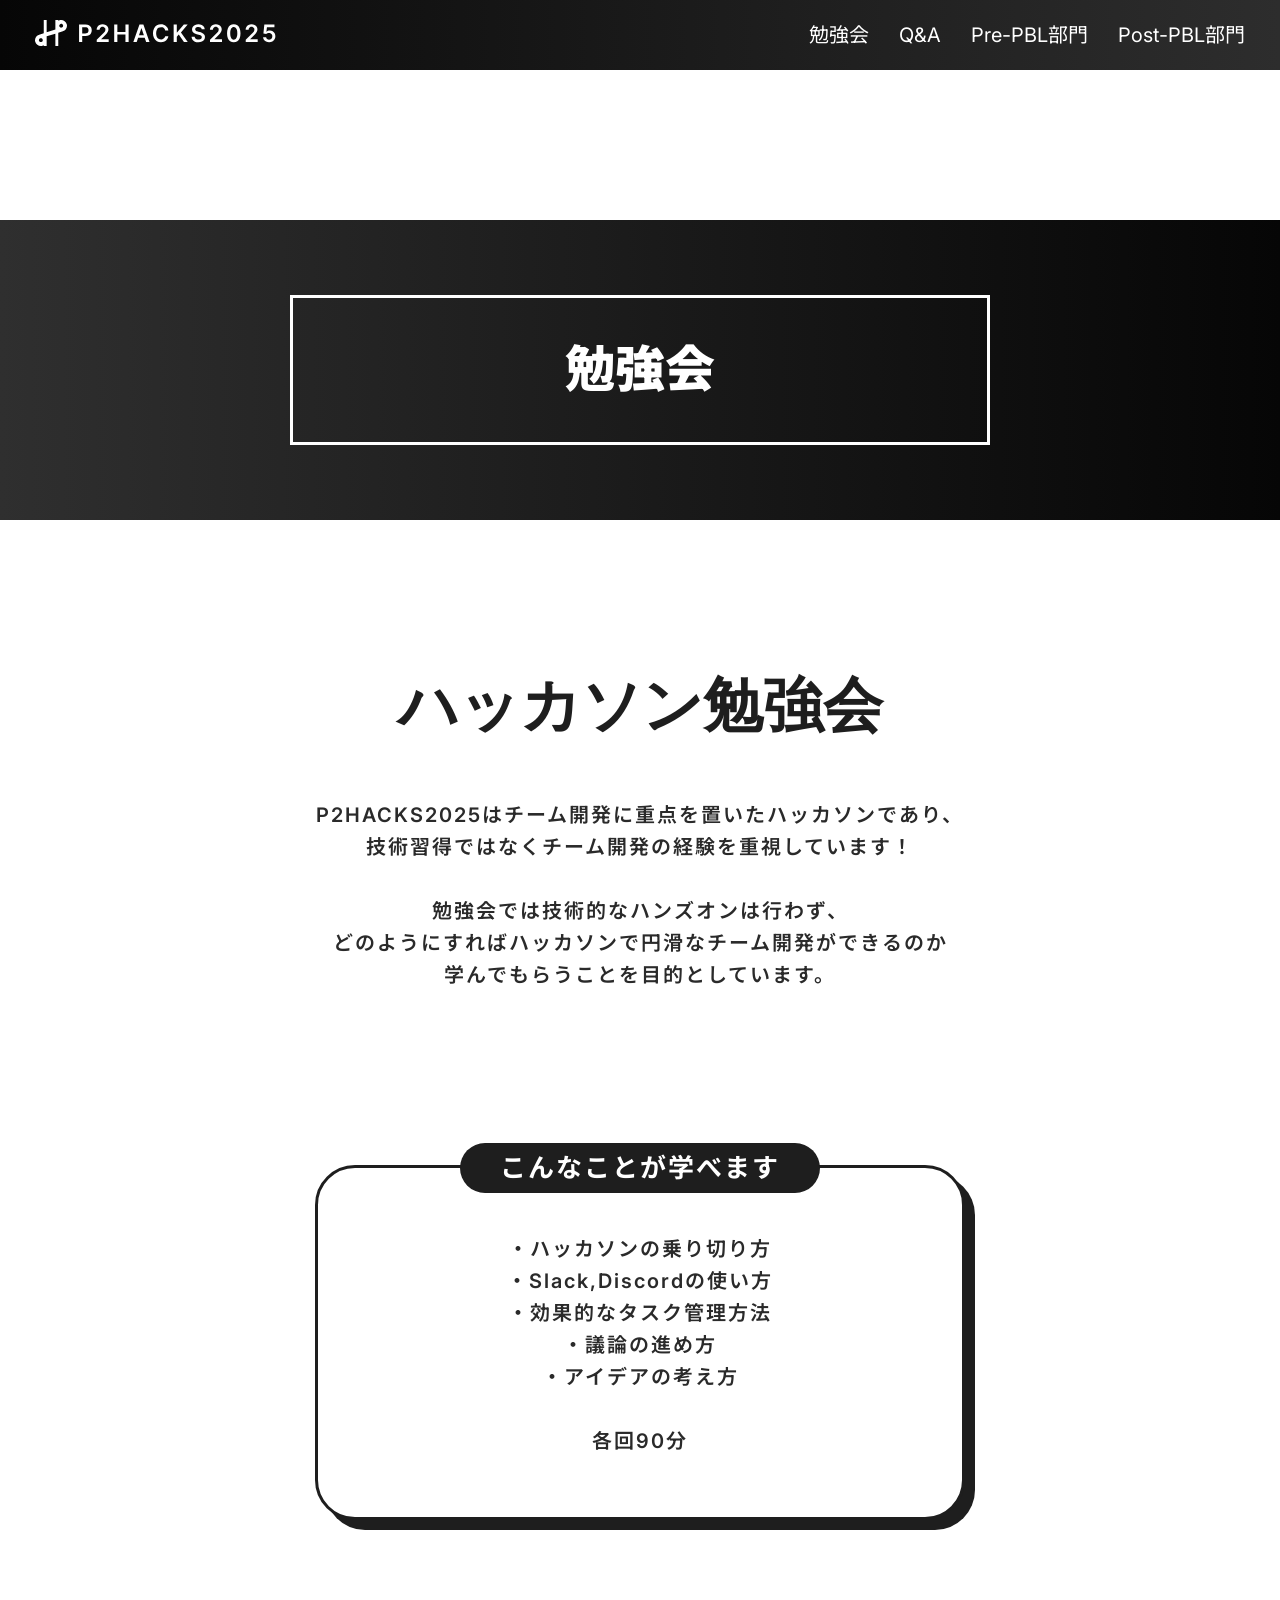
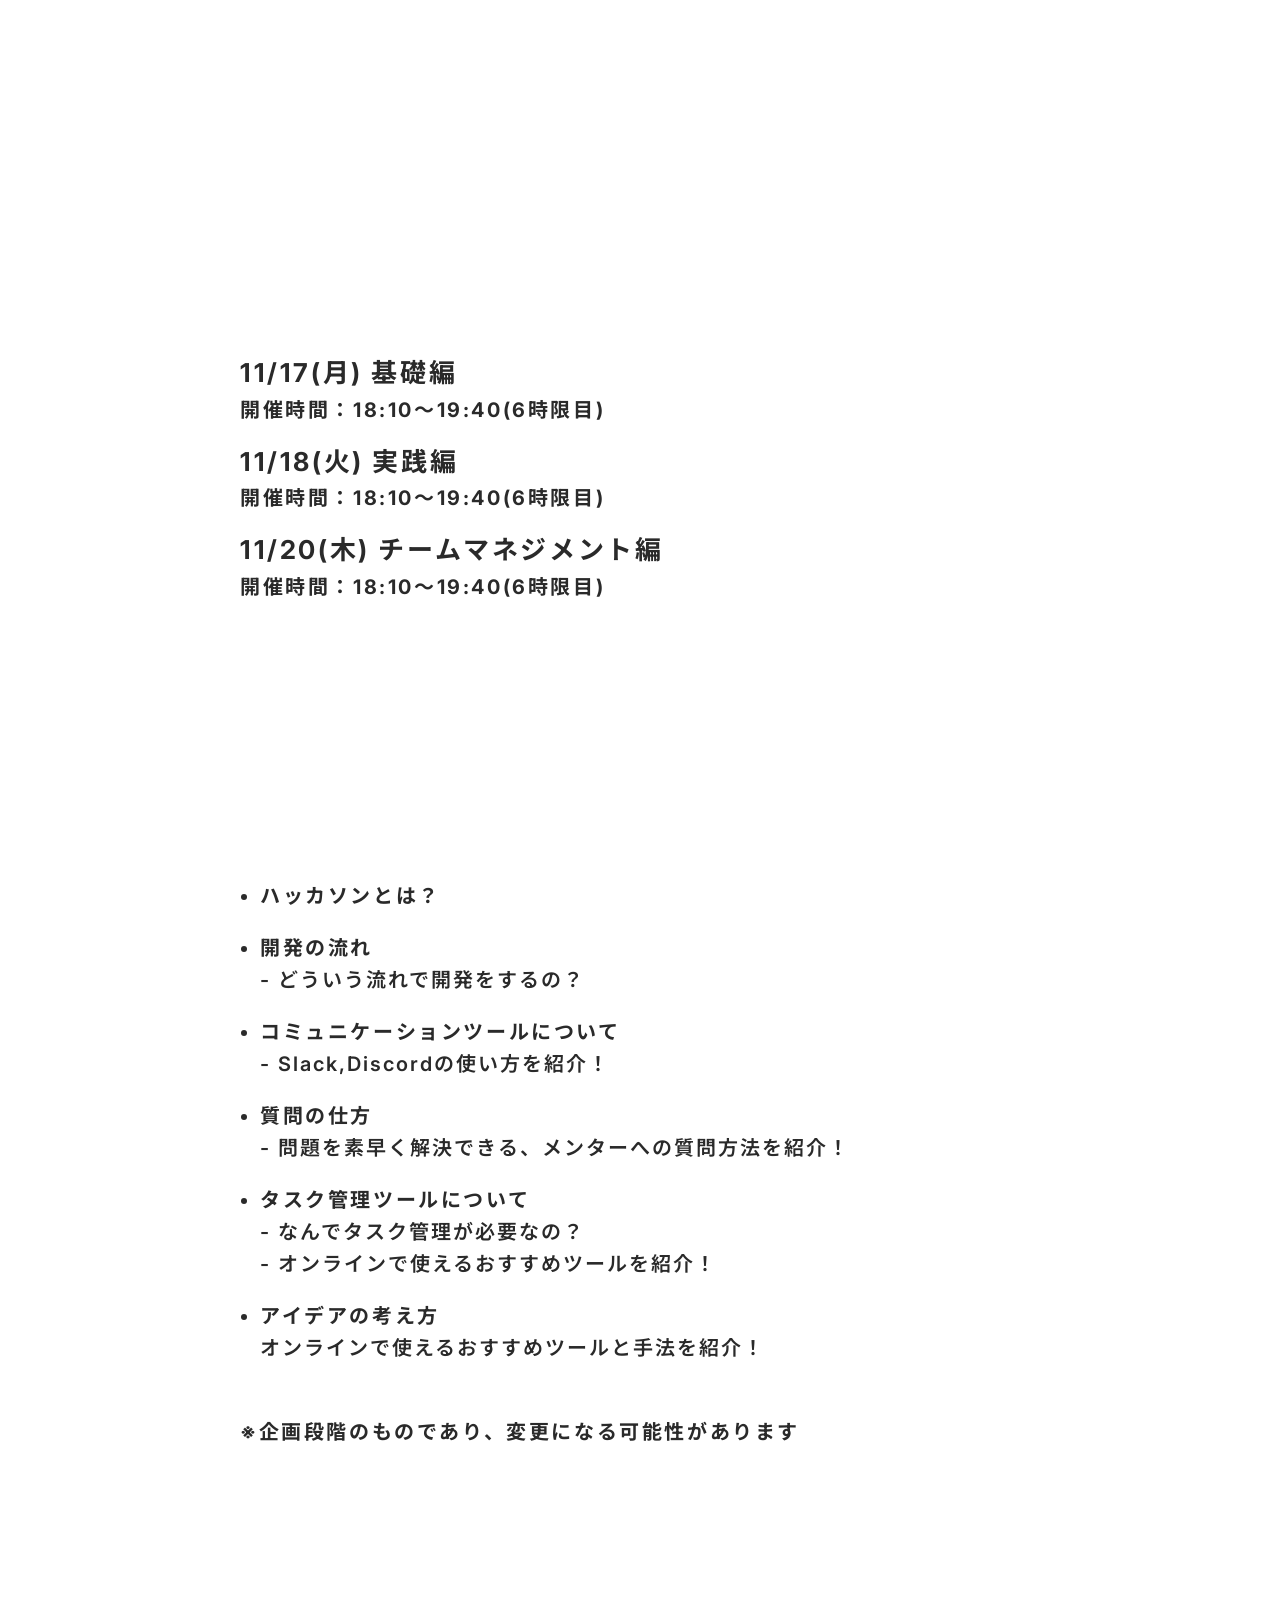
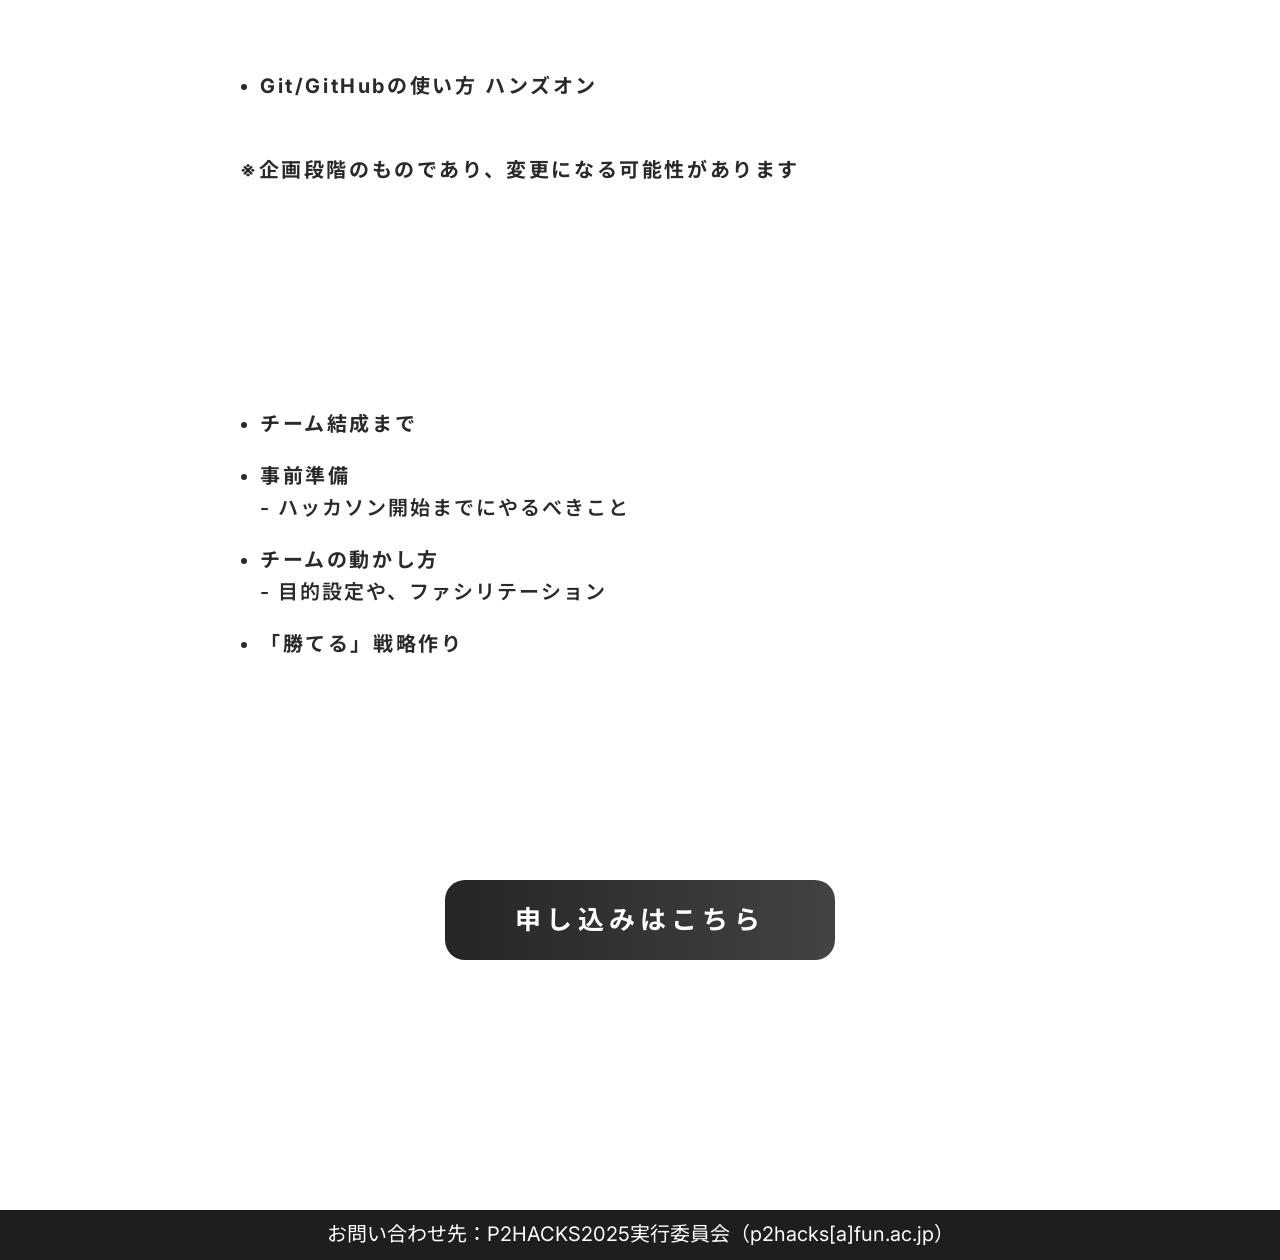
<file: seminner/index.html>
<!DOCTYPE html><html lang="ja"> <head><meta charset="UTF-8"><meta name="viewport" content="width=device-width, initial-scale=1.0"><title>勉強会 - P2HACKS2025</title><link rel="preconnect" href="https://fonts.googleapis.com"><link rel="preconnect" href="https://fonts.gstatic.com" crossorigin><link href="https://fonts.googleapis.com/css2?family=Inter:ital,opsz,wght@0,14..32,100..900;1,14..32,100..900&family=Noto+Sans+JP:wght@100..900&family=Noto+Sans:ital,wght@0,100..900;1,100..900&display=swap" rel="stylesheet"><link rel="icon" href="/favicon.ico"><!-- <ViewTransitions /> --><link rel="stylesheet" href="/astroassets/index.sSJugwMv.css">
<style>.ArticleDescription[data-astro-cid-cta3o4h5]{text-align:center;font-weight:600;@media screen and (min-width: 590px){line-height:160%;letter-spacing:.1em}}.ArticleSection[data-astro-cid-worou3s5]{font-weight:600}.main[data-astro-cid-sxfw5txc]{font-size:3em;text-align:center;color:var(--color-text);font-weight:700;font-family:Inter}.sub[data-astro-cid-sxfw5txc]{color:var(--color-text);text-align:center;font-size:1em;font-weight:400;line-height:160%;letter-spacing:.5em}.WrappedBox[data-astro-cid-642ucxle]{padding-top:24px}.box[data-astro-cid-642ucxle]{position:relative;border-radius:40px;border:3px solid var(--color-text);background:#fff;box-shadow:10px 10px 0 0 var(--color-text);padding:40px 25px 35px;color:var(--color-text-alt);text-align:center;font-style:normal;font-weight:600;line-height:160%;letter-spacing:.1em;@media screen and (min-width: 1025px){padding:65px 20px 60px}}.title[data-astro-cid-642ucxle]{box-sizing:border-box;position:absolute;top:0;left:50%;transform:translate(-50%,-50%);border-radius:30px;background:var(--color-text);padding:0 25px;height:2.5rem;line-height:2.5rem;vertical-align:middle;word-break:keep-all;color:#fff;text-align:center;font-size:1.3em;font-weight:900;@media screen and (min-width: 1025px){padding:0 40px;min-width:50%}}
.TrimLineFader[data-astro-cid-slod673q]{display:inline-block;position:relative}.TrimLineFader[data-astro-cid-slod673q].block{display:block}.inner[data-astro-cid-slod673q]{display:inline-block;visibility:hidden;transition:visibility step-end .25s;@media (prefers-reduced-motion: reduce){visibility:visible}}.TrimLineFader[data-astro-cid-slod673q].block .inner[data-astro-cid-slod673q]{display:block}.TrimLineFader[data-astro-cid-slod673q]:before{position:absolute;background-color:var(--color-text);inset:0;opacity:0;content:" "}.TrimLineFader[data-astro-cid-slod673q].is-visible .inner[data-astro-cid-slod673q]{visibility:visible}.TrimLineFader[data-astro-cid-slod673q].is-visible:before{animation:FadingCover ease-in-out .5s forwards;@media (prefers-reduced-motion: reduce){animation:none;opacity:0}}@keyframes FadingCover{0%{transform:scaleX(0);transform-origin:0 0;opacity:0}49%{transform:scaleX(1);transform-origin:0 0;opacity:1}50%{transform:scaleX(1);transform-origin:100% 100%;opacity:1}99%{transform:scaleX(0);transform-origin:100% 100%;opacity:0}to{transform:scaleX(0);transform-origin:100% 100%;opacity:0}}
.GenericPageTitle[data-astro-cid-dlkpcnoh]{position:relative;margin-top:50px;margin-bottom:50px;height:200px;text-align:center;@media screen and (min-width: 590px){height:300px;margin-top:150px;margin-bottom:150px}}.GenericPageTitle[data-astro-cid-dlkpcnoh]:before{content:"";position:absolute;inset:0;transform-origin:left;background:linear-gradient(90deg,#2f2f2f 0%,#060606 100%,transparent 100%,transparent 100%);animation:SlideIn .25s both}@keyframes SlideIn{0%{transform:scaleX(0)}to{transform:scaleX(1)}}.inner[data-astro-cid-dlkpcnoh]{position:absolute;top:50%;left:50%;transform:translate(-50%,-50%);color:#fff;font-size:2.5em;font-style:normal;font-weight:900;vertical-align:middle;word-break:keep-all;transform-origin:center;animation:PopUp .3s .5s ease both;@media screen and (min-width: 590px){width:auto}}.animationsvg[data-astro-cid-dlkpcnoh]{width:auto;height:75px;@media screen and (min-width: 590px){height:100px}@media screen and (min-width: 1025px){height:150px}}@keyframes PopUp{0%{transform:translate(-50%,-40%);opacity:0}to{transform:translate(-50%,-50%);opacity:1}}
.SectionParagraph[data-astro-cid-y54r4ufh]{margin:30px 0 0;color:var(--color-text-alt);font-weight:600;line-height:160%;letter-spacing:.1em;padding:0;@media screen and (min-width: 590px){margin:60px 0 0}}.SectionTitle[data-astro-cid-azbpcp4f]{display:inline-block;color:var(--color-text);font-size:2em;font-style:normal;font-weight:900;line-height:1.3em;width:100%}.inner[data-astro-cid-azbpcp4f]{padding-left:.35em;border-left:var(--color-text) solid .35em}
.ButtonA[data-astro-cid-ih765fsr]{position:relative;width:240px;height:50px;text-align:center;border-radius:10px;background:var( --button-a-background-override, linear-gradient(90deg, #232526 0%, #414345 100%) );padding:5px;border:none;outline:none;color:var(--color-inv-text);transition:color .18s;font-size:1.3em;font-weight:700;letter-spacing:.2em;z-index:0;@media screen and (min-width: 590px){width:390px;height:80px;border-radius:20px}@media (prefers-reduced-motion: reduce){color:var(--color-inv-text)}}.ButtonA[data-astro-cid-ih765fsr].enabled{cursor:pointer}.ButtonA[data-astro-cid-ih765fsr].enabled:hover{color:var(--color-text)}.cutin-clip[data-astro-cid-ih765fsr]{position:absolute;inset:0;border:solid 5px transparent;overflow:hidden;border-radius:10px;@media screen and (min-width: 590px){border-radius:20px}}.cutin-clip[data-astro-cid-ih765fsr]:before{content:"";position:absolute;width:110%;aspect-ratio:1;top:50%;left:50%;color:var(--color-text);background:var(--color-background);border-radius:999px;transform:translate(-50%,-50%) scale(0);opacity:0;transition:transform .18s,opacity .18s;z-index:-1;@media (prefers-reduced-motion: reduce){display:none}}.ButtonA[data-astro-cid-ih765fsr].enabled:hover .cutin-clip[data-astro-cid-ih765fsr]:before{transform:translate(-50%,-50%) scale(1);opacity:1}.cutin[data-astro-cid-ih765fsr]{position:absolute;display:flex;inset:0;justify-content:center;align-items:center;color:var(--color-inv-text);background-color:var(--color-inv-background);border:solid 5px var(--color-inv-text);border-radius:20px}.global_RichText{color:var(--color-text-alt);font-weight:700;letter-spacing:.13em;line-height:160%}.global_RichText a{text-decoration:underline}.global_RichText h3{font-size:1.3em;letter-spacing:.1em;line-height:160%}.global_RichText h4{letter-spacing:.13em;line-height:160%}.global_RichText p{margin-bottom:.75em;line-height:160%}.global_RichText ul{margin-bottom:.75em;padding-left:1em;line-height:160%;letter-spacing:.13em}.global_RichText ul li{list-style-type:disc}.global_RichText ol{margin-bottom:.75em;padding-left:1em;line-height:160%;letter-spacing:.13em}.global_RichText li{margin-bottom:1em}.global_RichText .plain{color:var(--color-text-alt);font-size:1rem;font-weight:600;line-height:160%;letter-spacing:.1rem}
.ShadowAnimation[data-astro-cid-54vtadsk]{position:relative;z-index:0}.ShadowAnimation[data-astro-cid-54vtadsk]:before{content:"";position:absolute;inset:0 0 0 35%;transform:translate(-10%);opacity:0;transition:transform .25s,opacity .25s;background-color:#ebebeb;z-index:-1;@media (prefers-reduced-motion: reduce){display:none}}.ShadowAnimation[data-astro-cid-54vtadsk].is-visible:before{opacity:.5;transform:translate(0)}
</style><script type="module" src="/astroassets/hoisted.BwqtPlIz.js"></script></head> <body> <!-- You found yet another hidden text by web administrator! --> <!-- Sorry for lacking of fancy ascii art. I don't want to waste your bandwidth too much ;) --> <header class="Header" data-astro-cid-3ef6ksr2> <a href="/" data-astro-cid-3ef6ksr2> <img src="/astroassets/logo-full.DDgFiR1X_Z2lFpDw.svg" class="logo" alt="P2HACKS2025" loading="eager" data-astro-cid-3ef6ksr2 width="242" height="36" decoding="async"> </a> <div style="flex: 1 1;" data-astro-cid-3ef6ksr2></div> <button class="sp-menu-button" data-astro-cid-3ef6ksr2> <img src="/astroassets/menu.6G0GigwO_1Tq0Xw.svg" alt="Open menu" loading="eager" role="button" data-astro-cid-3ef6ksr2 width="24" height="24" decoding="async"> </button> <div class="tbpc-menu" data-astro-cid-3ef6ksr2> <a href="/seminner" data-astro-cid-3ef6ksr2>勉強会</a> <a href="/qa" data-astro-cid-3ef6ksr2>Q&A</a> <a href="/pregroup" data-astro-cid-3ef6ksr2>Pre-PBL部門</a> <a href="/postgroup" data-astro-cid-3ef6ksr2>Post-PBL部門</a> </div> <div class="sp-menu" data-sp-menu data-astro-cid-3ef6ksr2> <nav class="sp-menu-nav" data-astro-cid-3ef6ksr2> <ul data-astro-cid-3ef6ksr2> <li data-astro-cid-3ef6ksr2><a href="/seminner" data-astro-cid-3ef6ksr2>勉強会</a></li> <li data-astro-cid-3ef6ksr2><a href="/qa" data-astro-cid-3ef6ksr2>Q&A</a></li> <li data-astro-cid-3ef6ksr2><a href="/pregroup" data-astro-cid-3ef6ksr2>Pre-PBL部門</a></li> <li data-astro-cid-3ef6ksr2><a href="/postgroup" data-astro-cid-3ef6ksr2>Post-PBL部門</a></li> </ul> </nav> </div> </header>   <div style="min-height: 100vh">  <h1> <div class="GenericPageTitle" data-astro-cid-dlkpcnoh> <svg width="700" height="150" viewBox="0 0 700 150" version="1.1" class="animationsvg" data-genericpagetitle-animation-svg="true" style="position: absolute; top: 50%; left: 50%; transform: translate(-50%, -50%);" data-astro-cid-dlkpcnoh> <path id="rect1" style="opacity:1;fill:none;fill-opacity:0;stroke:#ffffff;stroke-width:3;stroke-linecap:square;stroke-miterlimit:4.1;stroke-dasharray:none;stroke-dashoffset:7.2;stroke-opacity:1" d="m 1.5,1.5 v 147 h 697 V 1.5 H 1.5" data-astro-cid-dlkpcnoh></path> </svg> <script defer>
    const path = document.querySelectorAll(
      "svg[data-genericpagetitle-animation-svg] path",
    );

    path.forEach((path) => {
      const pathLength = path.getTotalLength();
      path.style.strokeDashoffset = pathLength;
      path.style.strokeDasharray = pathLength;

      const anim = path.animate(
        [
          {
            strokeDashoffset: pathLength,
          },
          {
            strokeDashoffset: 0,
          },
        ],
        {
          duration: 1500,
          easing: "cubic-bezier(.58,.13,.16,.99)",
          fill: "forwards",
          iterations: 1,
        },
      );

      anim.play();
    });
  </script> <div class="inner" data-astro-cid-dlkpcnoh>  勉強会  </div> </div>  </h1> <div class="Article" data-astro-cid-q7kxohas>  <div class="Container" data-astro-cid-d6puh33w> <div class="inner" data-astro-cid-d6puh33w>  <div class="ArticleTitle" data-astro-cid-sxfw5txc> <div class="main" data-astro-cid-sxfw5txc> <div class="TrimLineFader" data-fader data-astro-cid-slod673q> <div class="inner" data-astro-cid-slod673q>   ハッカソン勉強会   </div> </div>   </div>  </div>  <div class="ArticleDescription" data-astro-cid-cta3o4h5>  <p> <div class="SectionParagraph" data-astro-cid-y54r4ufh> 
P2HACKS2025はチーム開発に重点を置いたハッカソンであり、<br class="PcBr" data-astro-cid-5ppyrame> 技術習得ではなくチーム開発の経験を重視しています！<br><br>
勉強会では技術的なハンズオンは行わず、<br class="PcBr" data-astro-cid-5ppyrame> どのようにすればハッカソンで円滑なチーム開発ができるのか<br class="PcBr" data-astro-cid-5ppyrame> 学んでもらうことを目的としています。
 </div>  </p>  </div>  <div style="height: 7.5em;"></div> <div class="ArticleSection" data-astro-cid-worou3s5>  <div style="display: flex; justify-content: center;"> <div style="box-sizing: border-box; width: 650px;"> <div class="WrappedBox" data-astro-cid-642ucxle> <div class="box" data-astro-cid-642ucxle> <div class="title" data-astro-cid-642ucxle> <h2>こんなことが学べます</h2> </div>   <p>
・ハッカソンの乗り切り方<br>
・Slack,Discordの使い方<br>
・効果的なタスク管理方法<br>
・議論の進め方<br>
・アイデアの考え方<br> <br>
各回90分
</p>  </div> </div>  </div> </div>  </div>  <div style="height: 7.5em;"></div>  </div> </div>  <div style="height: 7.5em;"></div> <div style="overflow: hidden;"> <div class="ShadowAnimation" data-fader-shadowanimation data-astro-cid-54vtadsk>  <div class="Container" data-astro-cid-d6puh33w> <div class="inner" data-astro-cid-d6puh33w>  <section style="padding: 2em 0;"> <div class="ArticleSection" data-astro-cid-worou3s5>  <h2> <div class="TrimLineFader" data-fader data-astro-cid-slod673q> <div class="inner" data-astro-cid-slod673q>  <div class="SectionTitle" data-astro-cid-azbpcp4f> <div class="inner" data-astro-cid-azbpcp4f> 予定スケジュール </div> </div>  </div> </div>    </h2> <div style="height: 2em;"></div> <div class="global_RichText">  <h3>11/17(月) 基礎編</h3> <p>
開催時間：18:10～19:40(6時限目)<br> </p> <h3>11/18(火) 実践編</h3> <p>
開催時間：18:10～19:40(6時限目)<br> </p> <h3>11/20(木) チームマネジメント編</h3> <p>
開催時間：18:10～19:40(6時限目)<br> </p>  </div>   </div>  </section>  </div> </div>   </div>   </div> <div class="Container" data-astro-cid-d6puh33w> <div class="inner" data-astro-cid-d6puh33w>  <div style="height: 7.5em;"></div> <section> <div class="ArticleSection" data-astro-cid-worou3s5>  <h2><div class="TrimLineFader" data-fader data-astro-cid-slod673q> <div class="inner" data-astro-cid-slod673q>  <div class="SectionTitle" data-astro-cid-azbpcp4f> <div class="inner" data-astro-cid-azbpcp4f> 基礎編 </div> </div>  </div> </div>   </h2> <div class="global_RichText">  <ul> <li>ハッカソンとは？</li> <li>
開発の流れ<br> <span class="plain"> - どういう流れで開発をするの？ </span> </li> <li>
コミュニケーションツールについて <br> <span class="plain"> - Slack,Discordの使い方を紹介！ </span> </li> <li>
質問の仕方<br> <span class="plain">
- 問題を素早く解決できる、メンターへの質問方法を紹介！
</span> </li> <li>
タスク管理ツールについて <br> <span class="plain">
- なんでタスク管理が必要なの？<br>
- オンラインで使えるおすすめツールを紹介！
</span> </li> <li>
アイデアの考え方<br> <span class="plain">
オンラインで使えるおすすめツールと手法を紹介！
</span> </li> </ul> <br>
※企画段階のものであり、変更になる可能性があります
 </div>   </div>  </section> <div style="height: 7.5em;"></div> <section> <div class="ArticleSection" data-astro-cid-worou3s5>  <h2><div class="TrimLineFader" data-fader data-astro-cid-slod673q> <div class="inner" data-astro-cid-slod673q>  <div class="SectionTitle" data-astro-cid-azbpcp4f> <div class="inner" data-astro-cid-azbpcp4f> 実践編 </div> </div>  </div> </div>   </h2> <div class="global_RichText">  <ul> <li>Git/GitHubの使い方 ハンズオン</li> </ul> <br>
※企画段階のものであり、変更になる可能性があります
 </div>   </div>  <div style="height: 7.5em;"></div> <section> <div class="ArticleSection" data-astro-cid-worou3s5>  <h2><div class="TrimLineFader" data-fader data-astro-cid-slod673q> <div class="inner" data-astro-cid-slod673q>  <div class="SectionTitle" data-astro-cid-azbpcp4f> <div class="inner" data-astro-cid-azbpcp4f> チームマネジメント編 </div> </div>  </div> </div>   </h2> <div class="global_RichText">  <ul> <li>チーム結成まで</li> <li>
事前準備<br> <span class="plain"> - ハッカソン開始までにやるべきこと</span> </li> <li>
チームの動かし方<br> <span class="plain"> - 目的設定や、ファシリテーション</span> </li> <li>「勝てる」戦略作り</li> </ul>  </div>   </div>  </section> </section> <div style="height: 10em;"></div> <div style="text-align: center;"> <a href="https://docs.google.com/forms/d/e/1FAIpQLSf4gXI5NQRuggl08ejQtHP9mHqFZq86YKcdGpVwhtqosfFn8A/viewform?usp=header"> <button class="ButtonA enabled" data-astro-cid-ih765fsr> <div class="cutin-clip" data-astro-cid-ih765fsr></div> 申し込みはこちら </button>  </a> </div>  </div> </div>   </div>   </div> <div class="Footer" data-astro-cid-sz7xmlte>
お問い合わせ先：P2HACKS2025実行委員会（p2hacks[a]fun.ac.jp）
</div>  </body></html>
</file>
<file: astroassets/index.sSJugwMv.css>
.Article[data-astro-cid-q7kxohas]{margin:50px 0 250px;@media screen and (min-width: 590px){margin:150px 0 250px}}.Container[data-astro-cid-d6puh33w] .inner[data-astro-cid-d6puh33w]{margin:0 auto;padding:0 20px;box-sizing:border-box;@media screen and (min-width: 590px){width:540px;padding:0}@media screen and (min-width: 1025px){width:800px}}.Container[data-astro-cid-d6puh33w] .inner[data-astro-cid-d6puh33w].is-large{padding:0 20px;@media screen and (min-width: 590px){width:620px}@media screen and (min-width: 1025px){width:960px}}.Container[data-astro-cid-d6puh33w] .inner[data-astro-cid-d6puh33w].is-fullwidth{@media screen and (min-width: 590px){width:570px}@media screen and (min-width: 1025px){width:1005px}@media screen and (min-width: 1440px){width:1420px}@media screen and (min-width: 1920px){width:1900px}}.PcBr[data-astro-cid-5ppyrame]{display:none;@media screen and (min-width: 1025px){display:unset}}/*! normalize.css v8.0.1 | MIT License | github.com/necolas/normalize.css */html{line-height:1.15;-webkit-text-size-adjust:100%}body{margin:0}main{display:block}h1{font-size:2em;margin:.67em 0}hr{box-sizing:content-box;height:0;overflow:visible}pre{font-family:monospace,monospace;font-size:1em}a{background-color:transparent}abbr[title]{border-bottom:none;text-decoration:underline;text-decoration:underline dotted}b,strong{font-weight:bolder}code,kbd,samp{font-family:monospace,monospace;font-size:1em}small{font-size:80%}sub,sup{font-size:75%;line-height:0;position:relative;vertical-align:baseline}sub{bottom:-.25em}sup{top:-.5em}img{border-style:none}button,input,optgroup,select,textarea{font-family:inherit;font-size:100%;line-height:1.15;margin:0}button,input{overflow:visible}button,select{text-transform:none}button,[type=button],[type=reset],[type=submit]{-webkit-appearance:button}button::-moz-focus-inner,[type=button]::-moz-focus-inner,[type=reset]::-moz-focus-inner,[type=submit]::-moz-focus-inner{border-style:none;padding:0}button:-moz-focusring,[type=button]:-moz-focusring,[type=reset]:-moz-focusring,[type=submit]:-moz-focusring{outline:1px dotted ButtonText}fieldset{padding:.35em .75em .625em}legend{box-sizing:border-box;color:inherit;display:table;max-width:100%;padding:0;white-space:normal}progress{vertical-align:baseline}textarea{overflow:auto}[type=checkbox],[type=radio]{box-sizing:border-box;padding:0}[type=number]::-webkit-inner-spin-button,[type=number]::-webkit-outer-spin-button{height:auto}[type=search]{-webkit-appearance:textfield;outline-offset:-2px}[type=search]::-webkit-search-decoration{-webkit-appearance:none}::-webkit-file-upload-button{-webkit-appearance:button;font:inherit}details{display:block}summary{display:list-item}template{display:none}[hidden]{display:none}:root{font-family:Inter,Noto Sans JP,sans-serif;font-size:12px;box-sizing:border-box;max-width:100vw;min-width:350px;--color-text: #1e1e1e;--color-text-alt: #2a2a2a;--color-background: #fff;--color-inv-text: #fff;--color-inv-text-alt: #ccc;--color-inv-background: #1e1e1e;color:var(--color-text);@media screen and (min-width: 1025px){font-size:20px}}h1,h2,h3,h4,h5,h6,p{margin:0;font-size:inherit;font-style:inherit}ul,ol{padding:0}li{list-style-type:none}*{@media (prefers-reduced-motion: reduce){transition:none!important}}a{color:inherit;text-decoration:inherit}.Header[data-astro-cid-3ef6ksr2]{display:flex;background:linear-gradient(90deg,#060606,#2d2d2d);background-blend-mode:multiply;position:sticky;top:0;padding:0 16px;height:60px;z-index:1;align-items:center;@media screen and (min-width: 1025px){padding:0 35px;height:70px}}.logo[data-astro-cid-3ef6ksr2]{width:120px;height:24px;@media screen and (min-width: 1025px){width:242px;height:36px}}.sp-menu[data-astro-cid-3ef6ksr2]{position:fixed;top:60px;left:0;right:0;background:linear-gradient(90deg,#060606,#2d2d2d);display:none;@media screen and (min-width: 590px){display:none}}.sp-menu[data-astro-cid-3ef6ksr2] ul[data-astro-cid-3ef6ksr2]{padding:0}.sp-menu[data-astro-cid-3ef6ksr2] li[data-astro-cid-3ef6ksr2]{list-style:none}.sp-menu[data-astro-cid-3ef6ksr2] a[data-astro-cid-3ef6ksr2]{display:block;color:#fff!important;padding:10px 20px;text-decoration:none}.sp-menu[data-astro-cid-3ef6ksr2].active{display:block!important}.sp-menu-button[data-astro-cid-3ef6ksr2]{background-color:transparent;border:none;@media screen and (min-width: 590px){display:none}}.tbpc-menu[data-astro-cid-3ef6ksr2]{display:none;@media screen and (min-width: 590px){display:flex;justify-items:flex-end;align-items:center;gap:30px}}.tbpc-menu[data-astro-cid-3ef6ksr2] a[data-astro-cid-3ef6ksr2]{position:relative;display:inline-block;color:#fff!important;text-decoration:none!important}.tbpc-menu[data-astro-cid-3ef6ksr2] a[data-astro-cid-3ef6ksr2]:after{position:absolute;content:"";display:block;height:1px;bottom:-6px;left:-4px;right:-4px;background-color:#fff;opacity:0;transition:opacity .18s;pointer-events:none}.tbpc-menu[data-astro-cid-3ef6ksr2] a[data-astro-cid-3ef6ksr2]:hover:after{opacity:1}.Footer[data-astro-cid-sz7xmlte]{display:flex;justify-content:center;align-items:center;height:50px;background:var(--color-text);color:#fff;text-align:center}
</file>
<file: astroassets/index.DZ_i_Jl5.css>
.Hero[data-astro-cid-bbe6dxrz]{position:relative;height:calc(100vh - 60px);min-height:40vw;@media screen and (min-width: 1025px){height:calc(100vh - 70px);max-height:150vw}}.WrappedHeadding[data-astro-cid-npi7spkl]{text-align:center}.inner[data-astro-cid-npi7spkl]{display:inline-block;border-radius:999px;border:solid 3px var(--color-text);color:var(--color-text);text-align:center;font-size:1.3em;font-style:normal;font-weight:900;line-height:2em;padding:0 20px;@media screen and (min-width: 1025px){height:49px;padding:0 155px}}.Member[data-astro-cid-exjcnk3b]{display:block;color:var(--color-text);text-decoration:none;text-align:center;font-family:Inter,Noto Sans JP;font-size:13px;font-style:normal;font-weight:500;line-height:18px;letter-spacing:.72px;text-wrap:nowrap;@media screen and (min-width: 1025px){font-size:14px}}.Member[data-astro-cid-exjcnk3b].is-large{font-size:16px}.Member[data-astro-cid-exjcnk3b].is-large .image[data-astro-cid-exjcnk3b]{width:200px;height:200px}.image[data-astro-cid-exjcnk3b]{display:inline-block;width:120px;height:120px;margin:10px 0;border-radius:999px;background:#d3d3d3 50% / cover no-repeat;box-shadow:0 0 10px #00000040;@media screen and (min-width: 590px){width:120px;height:120px}}.role[data-astro-cid-exjcnk3b],.name[data-astro-cid-exjcnk3b]{font-weight:700}.is-large[data-astro-cid-exjcnk3b] .role[data-astro-cid-exjcnk3b]{font-size:24px;line-height:44px}.is-large[data-astro-cid-exjcnk3b] .name[data-astro-cid-exjcnk3b]{font-size:24px}.long-handle[data-astro-cid-exjcnk3b]{font-size:10px;@media screen and (min-width: 1025px){font-size:14px}}.MemberGallery[data-astro-cid-cjfoe7jl]{display:flex;justify-content:center}.inner[data-astro-cid-cjfoe7jl]{display:flex;flex-wrap:wrap;justify-content:center;margin-top:70px;gap:40px 0;@media screen and (min-width: 1025px){gap:50px 40px;width:800px}}.MemberGalleryItem[data-astro-cid-3u6icvsj]{text-align:center;width:50%;@media screen and (min-width: 1025px){width:240px}}.is-large[data-astro-cid-3u6icvsj]{display:flex;justify-content:center;width:100%}.ButtonB[data-astro-cid-sdbsc254]{padding:19px 54px;border:solid 4px var(--color-text);border-radius:67px;background-color:var(--color-text);box-shadow:0 2px 4px #00000040;color:#fff;text-align:center;font-size:1.2em;font-weight:900;transition:background-color .3s ease,color .3s ease;cursor:pointer;@media screen and (min-width: 590px){min-width:514px}}.ButtonB[data-astro-cid-sdbsc254]:hover{background-color:#fff;color:#000}.Gallery[data-astro-cid-ihllb3az]{display:flex;gap:20px;flex-wrap:wrap;justify-content:center;align-items:center;overflow:hidden;@media screen and (min-width: 1025px){gap:33px}}.twitter-timeline{width:100%!important;height:100%!important}.HeroInner[data-astro-cid-j7pv25f6]{position:absolute;inset:0;background-color:#000}.HeroBackground[data-astro-cid-j7pv25f6]{position:absolute;inset:0;width:100%;height:100%;object-fit:cover;@media (prefers-reduced-motion: reduce){filter:brightness(0)}}.HeroBox[data-astro-cid-j7pv25f6]{position:absolute;left:50%;top:50%;transform:translate(-50%,-50%);color:#fff;text-align:center;transform:translate(-50%,-50%) scale(.4);@media screen and (min-width: 590px){transform:translate(-50%,-50%) scale(.5)}@media screen and (min-width: 1025px){transform:translate(-50%,-50%) scale(.8)}}.HeroStatus[data-astro-cid-j7pv25f6]{margin-top:110px;filter:drop-shadow(0px 0px 3px #fff9);color:#fff;font-size:3em;font-style:normal;font-weight:700;line-height:normal;@media screen and (min-width: 1025px){font-size:2em}}.Twitter[data-astro-cid-j7pv25f6]{display:flex;justify-content:center;overflow:hidden;height:400px;@media screen and (min-width: 1025px){max-height:none;height:888px}}.section-gallery[data-astro-cid-j7pv25f6]{display:flex;flex-direction:column;justify-content:center;gap:20px;@media screen and (min-width: 590px){flex-direction:row;gap:90px}}.section-gallery[data-astro-cid-j7pv25f6]>[data-astro-cid-j7pv25f6]{height:auto;text-align:center;@media screen and (min-width: 590px){width:300px}}.yoshina-text-align-center[data-astro-cid-j7pv25f6]{text-align:justify;text-align-last:center;@media screen and (min-width: 590px){text-align:center;text-align-last:center}}.schedule-frame[data-astro-cid-j7pv25f6]{width:100%;height:30em}.sponsor[data-astro-cid-j7pv25f6]{width:14em;height:14em;object-fit:contain}.sponsor-narrow[data-astro-cid-j7pv25f6]{height:6.5em}
</file>
